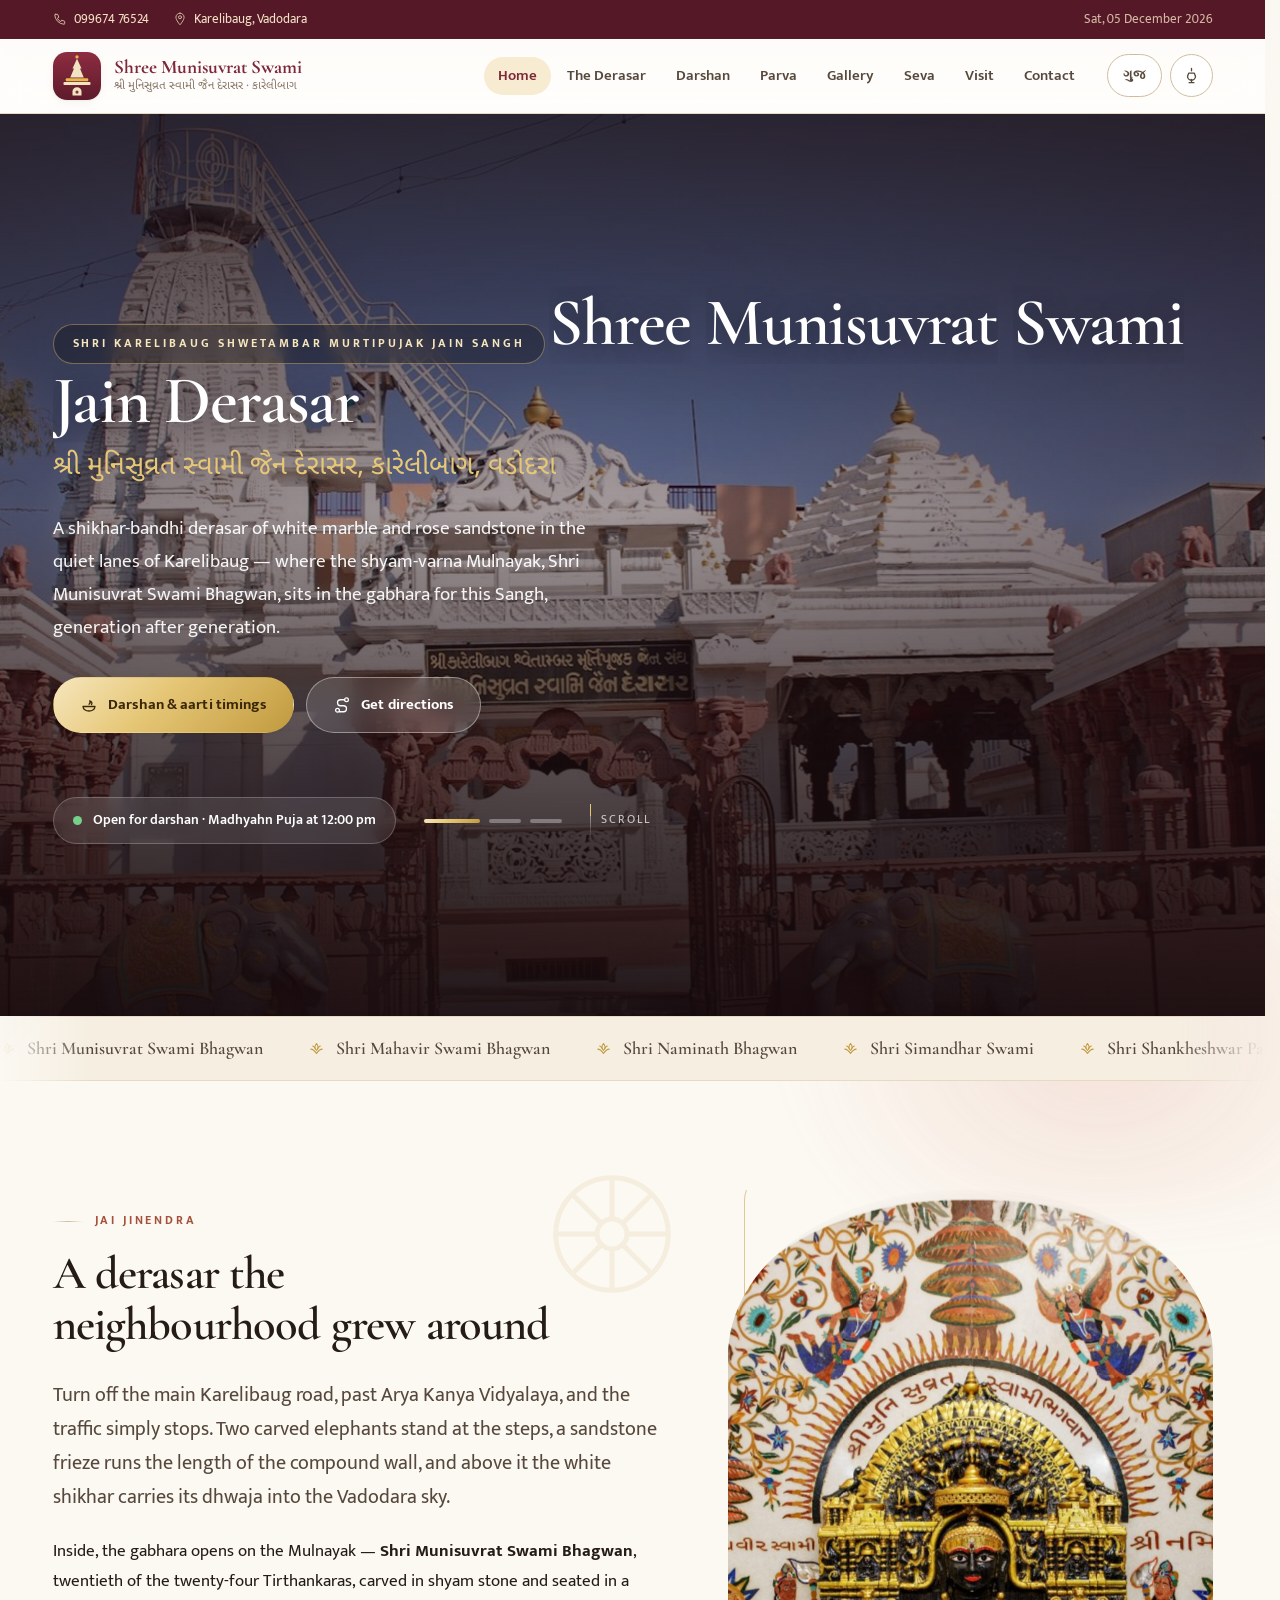
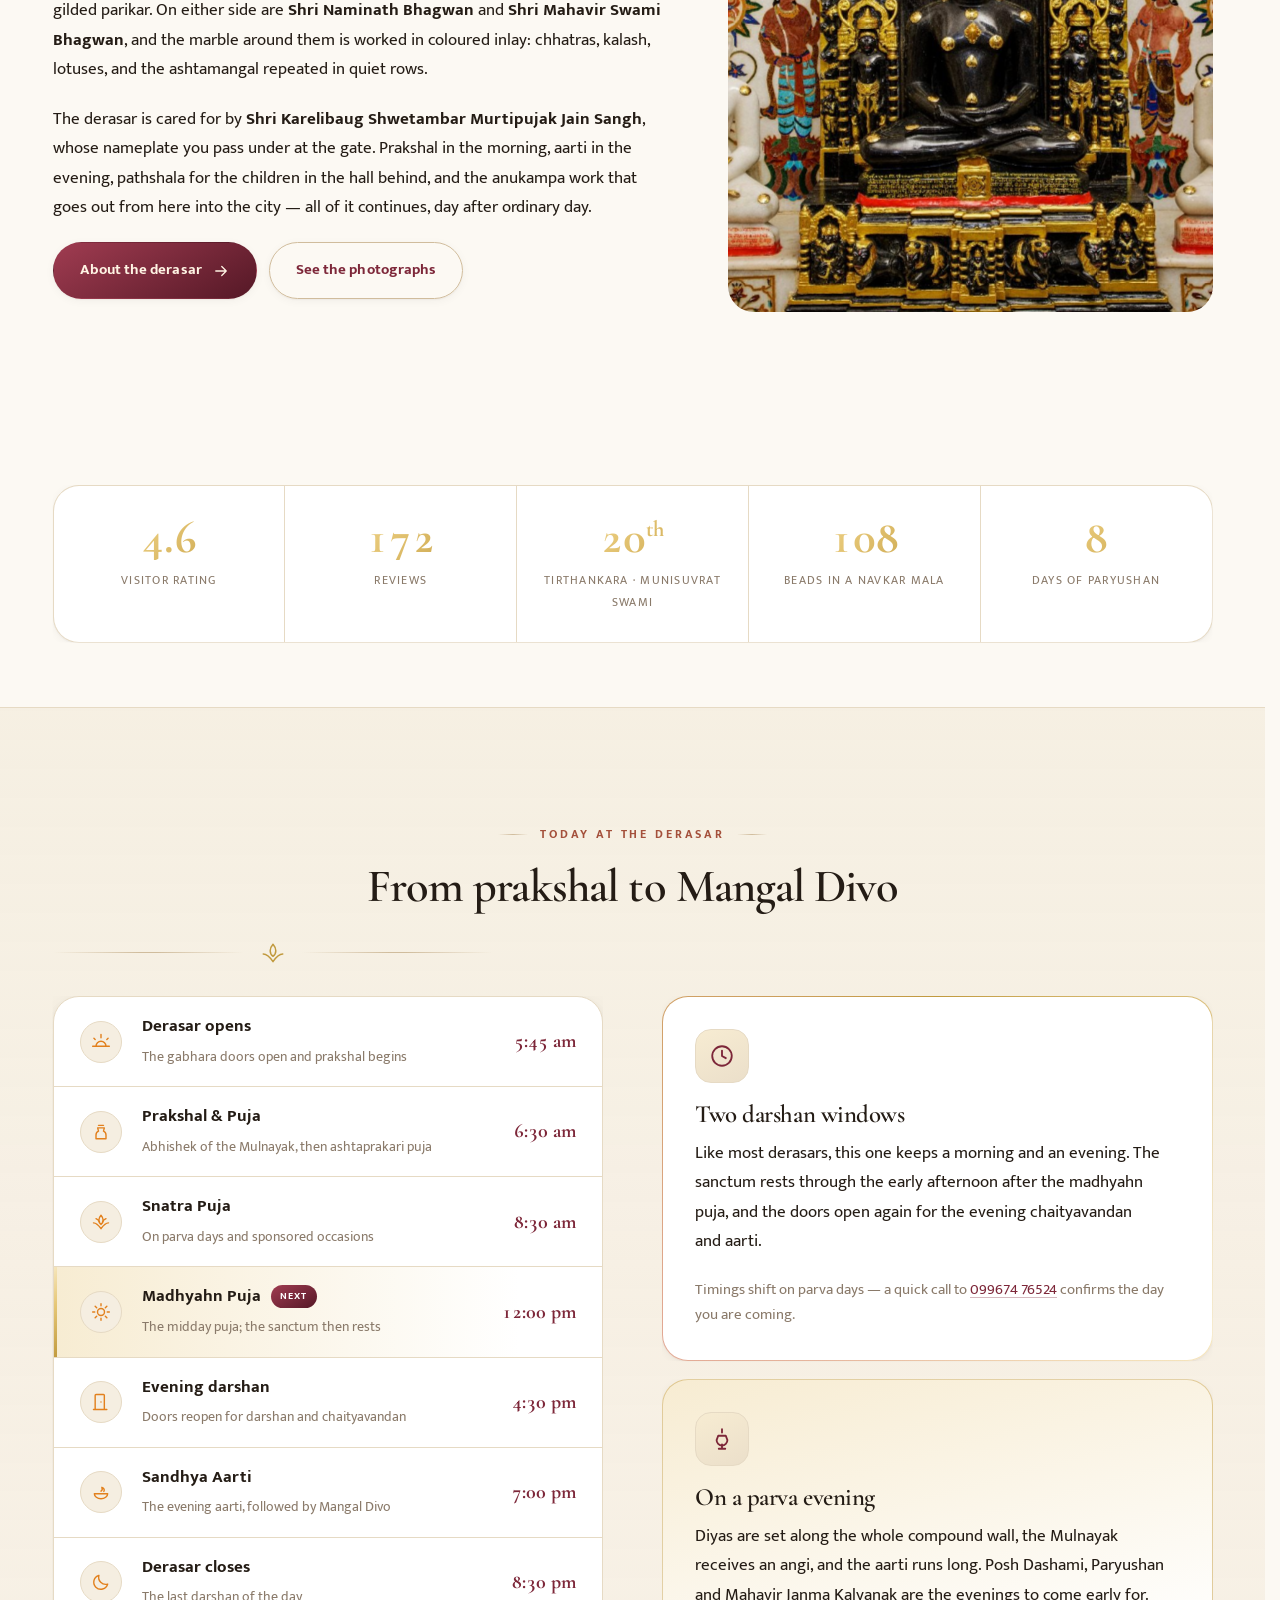
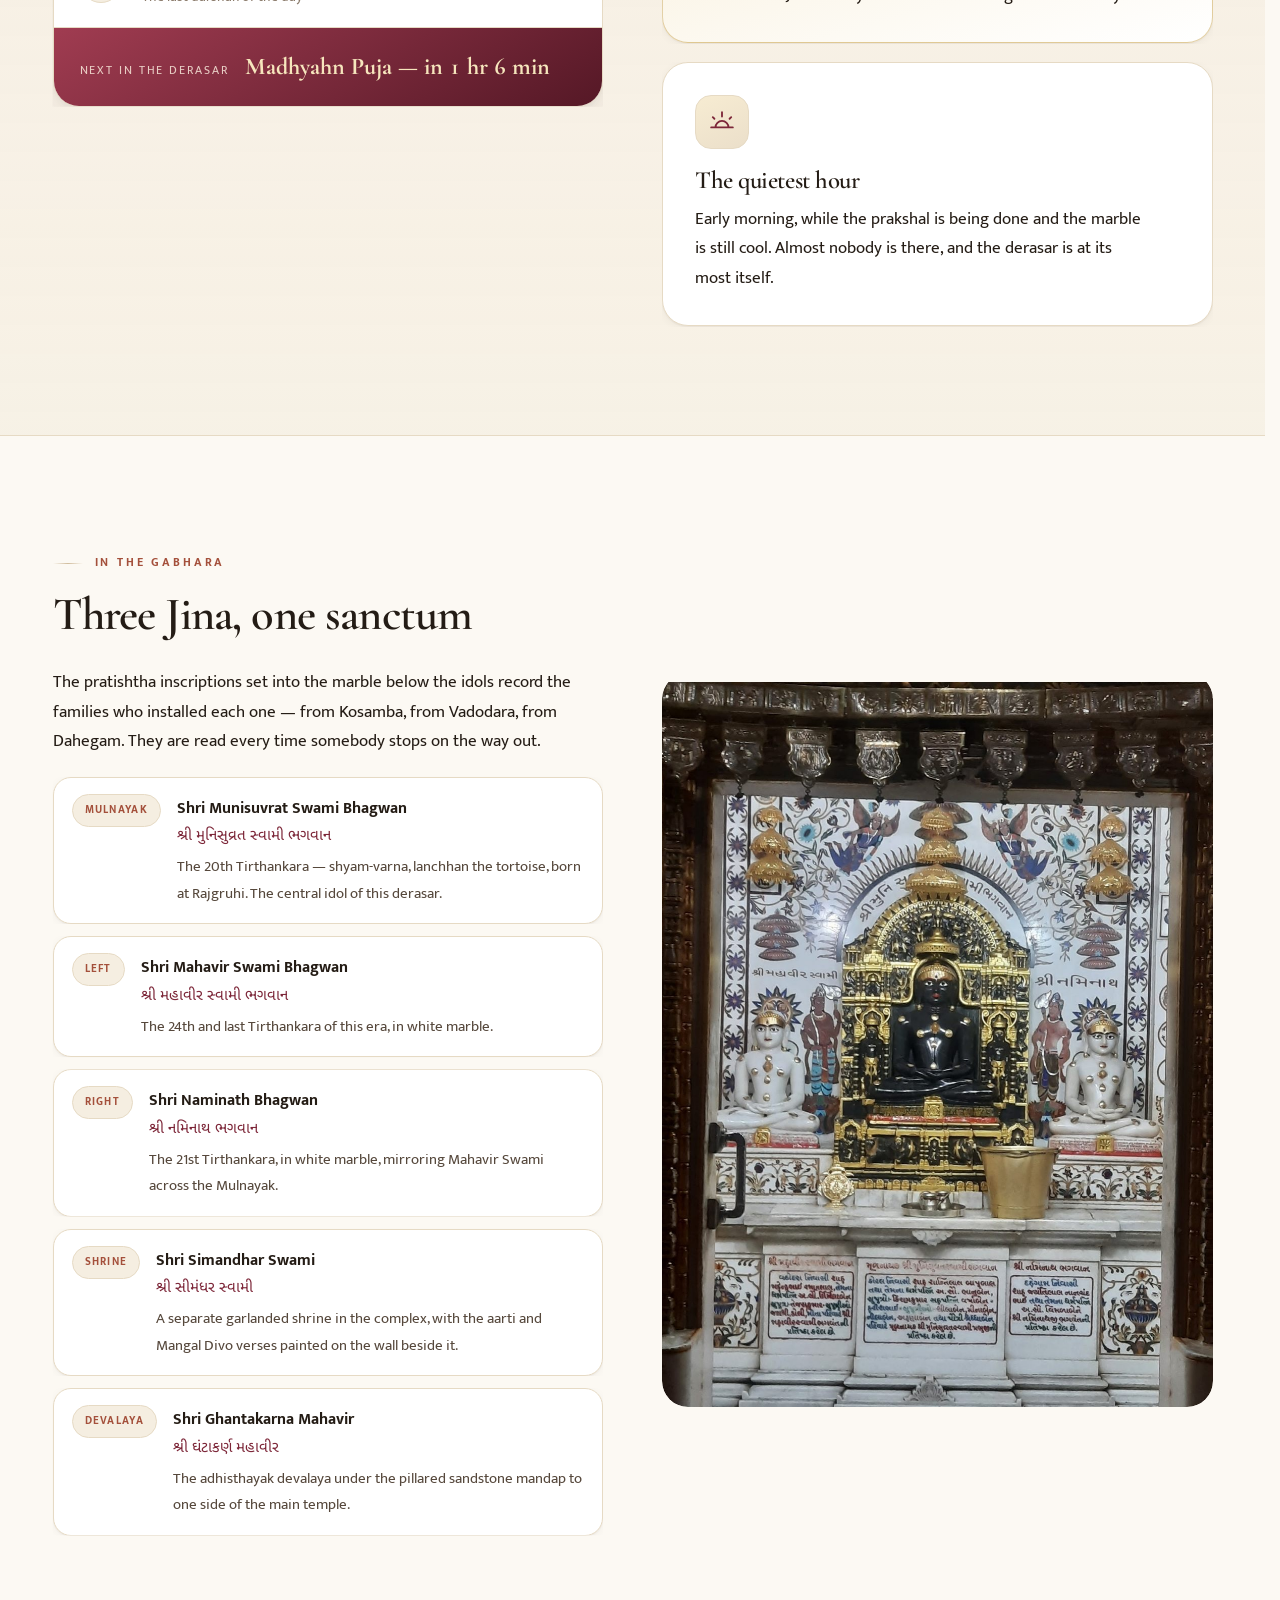
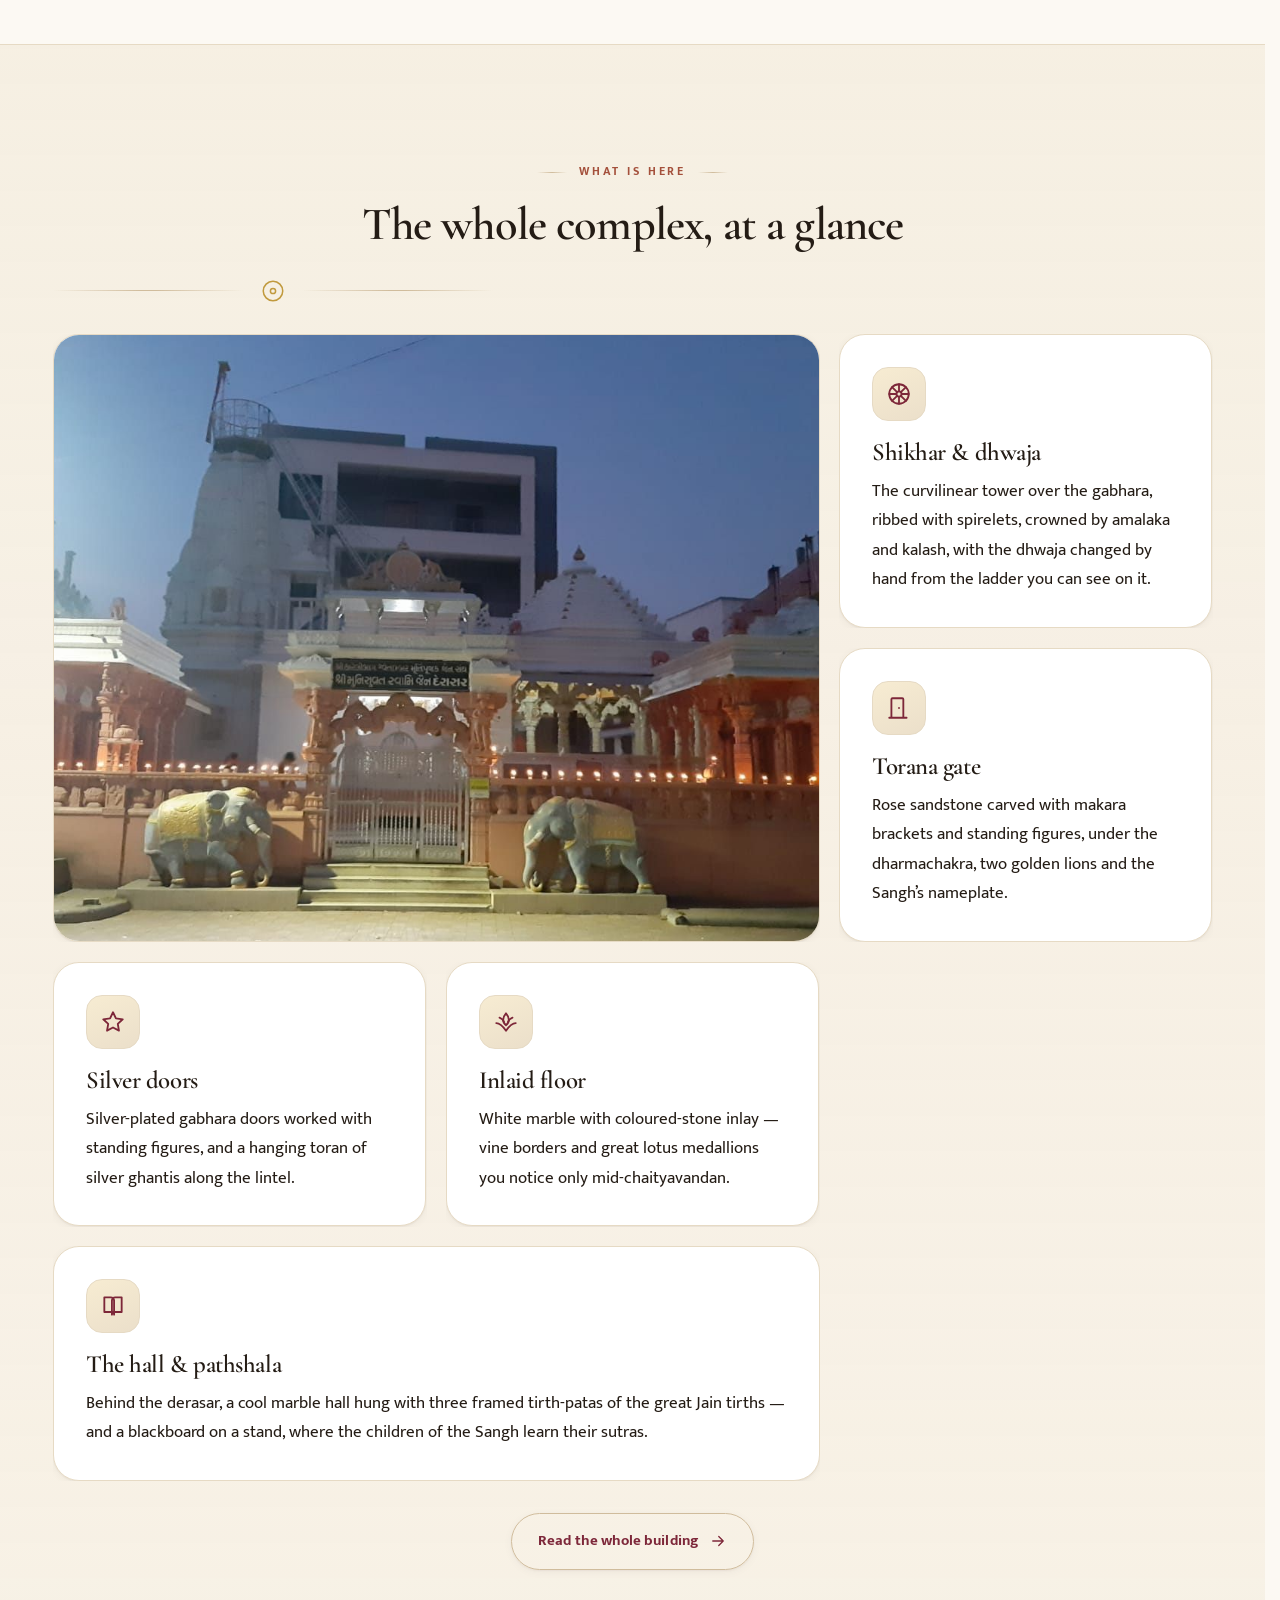
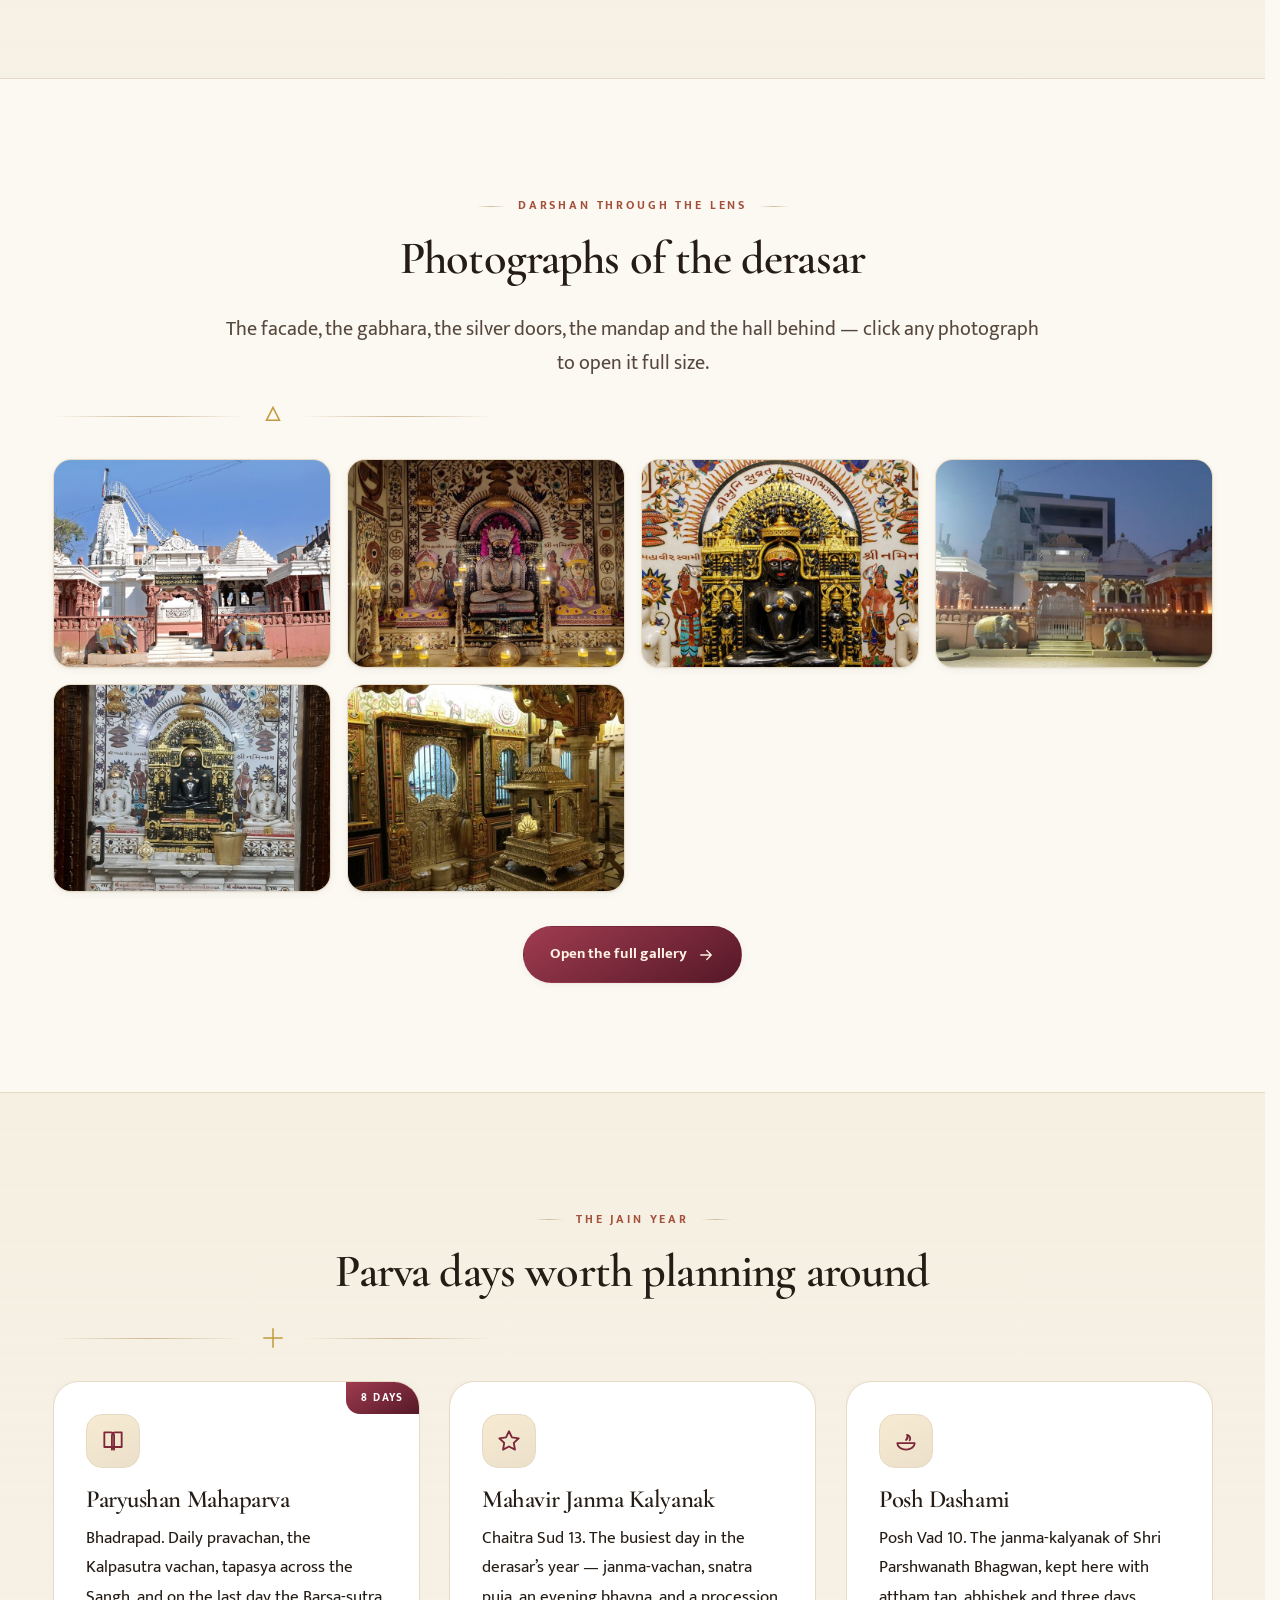
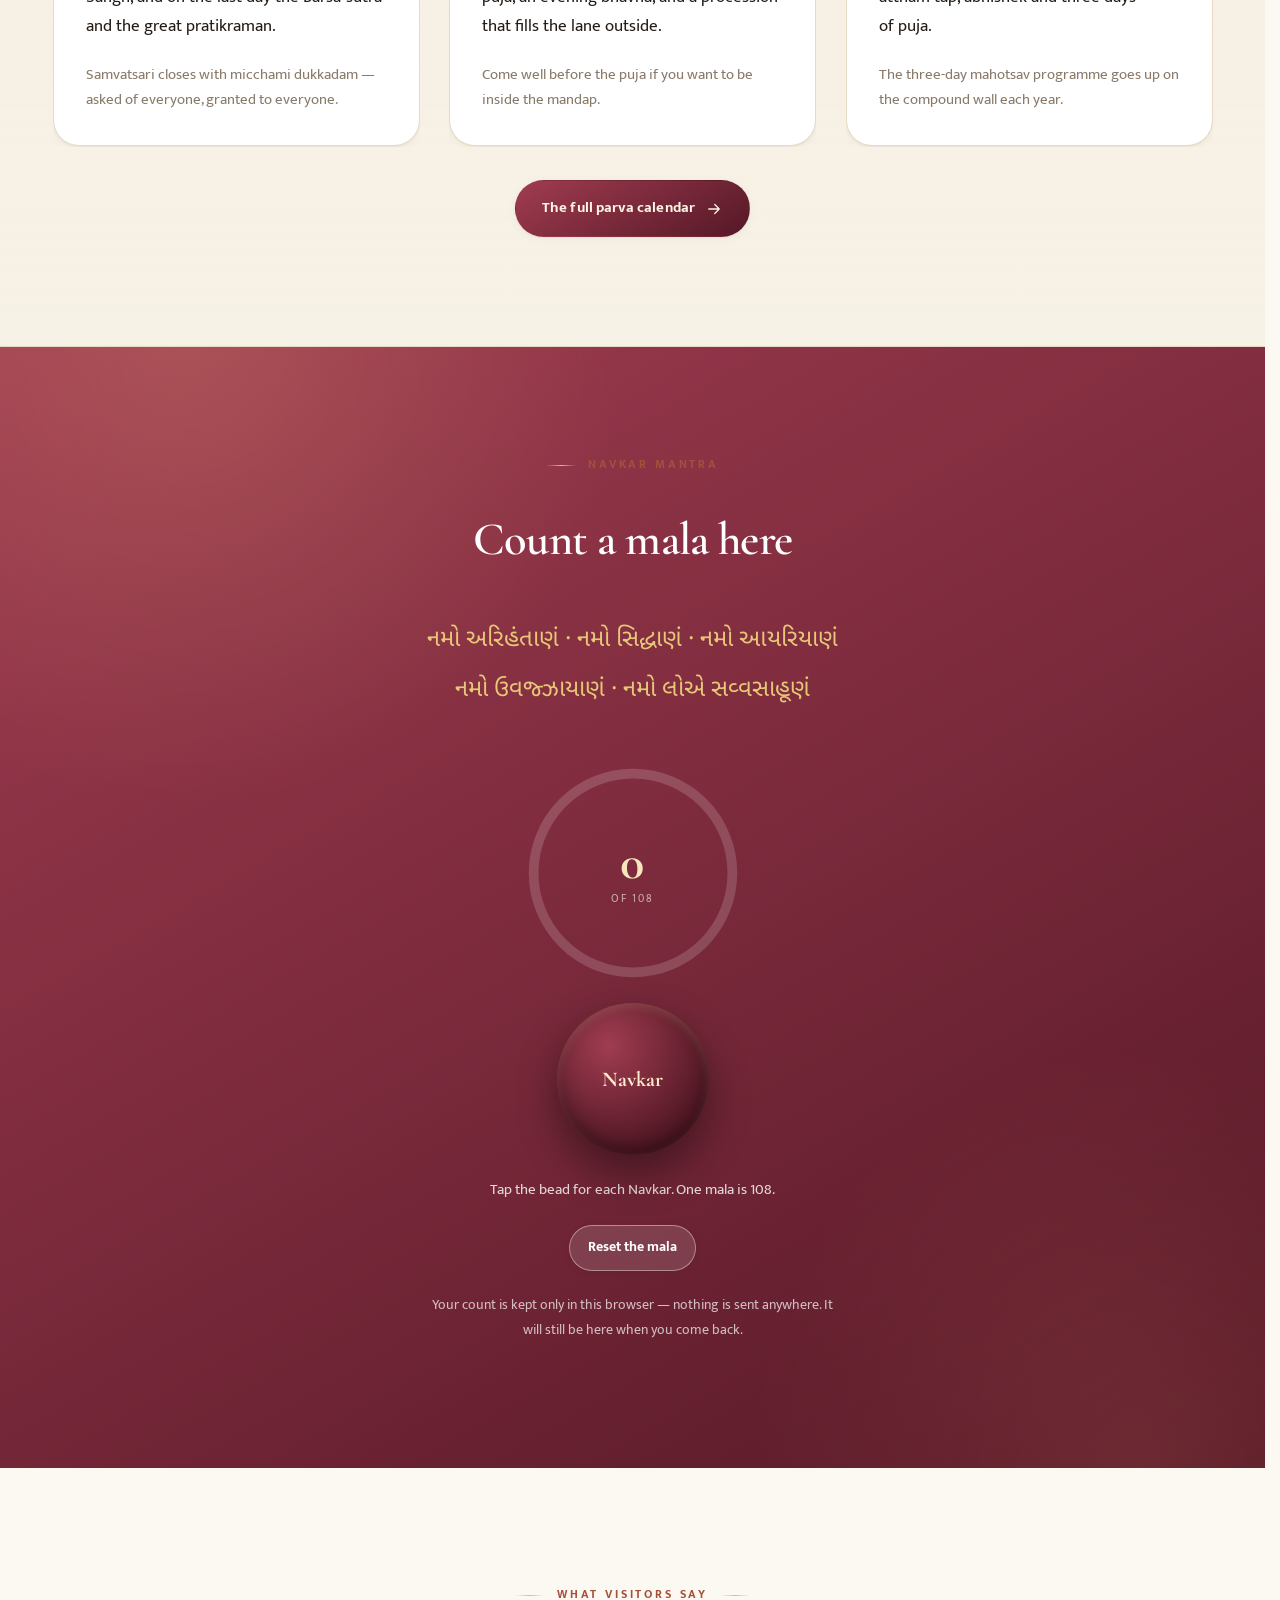
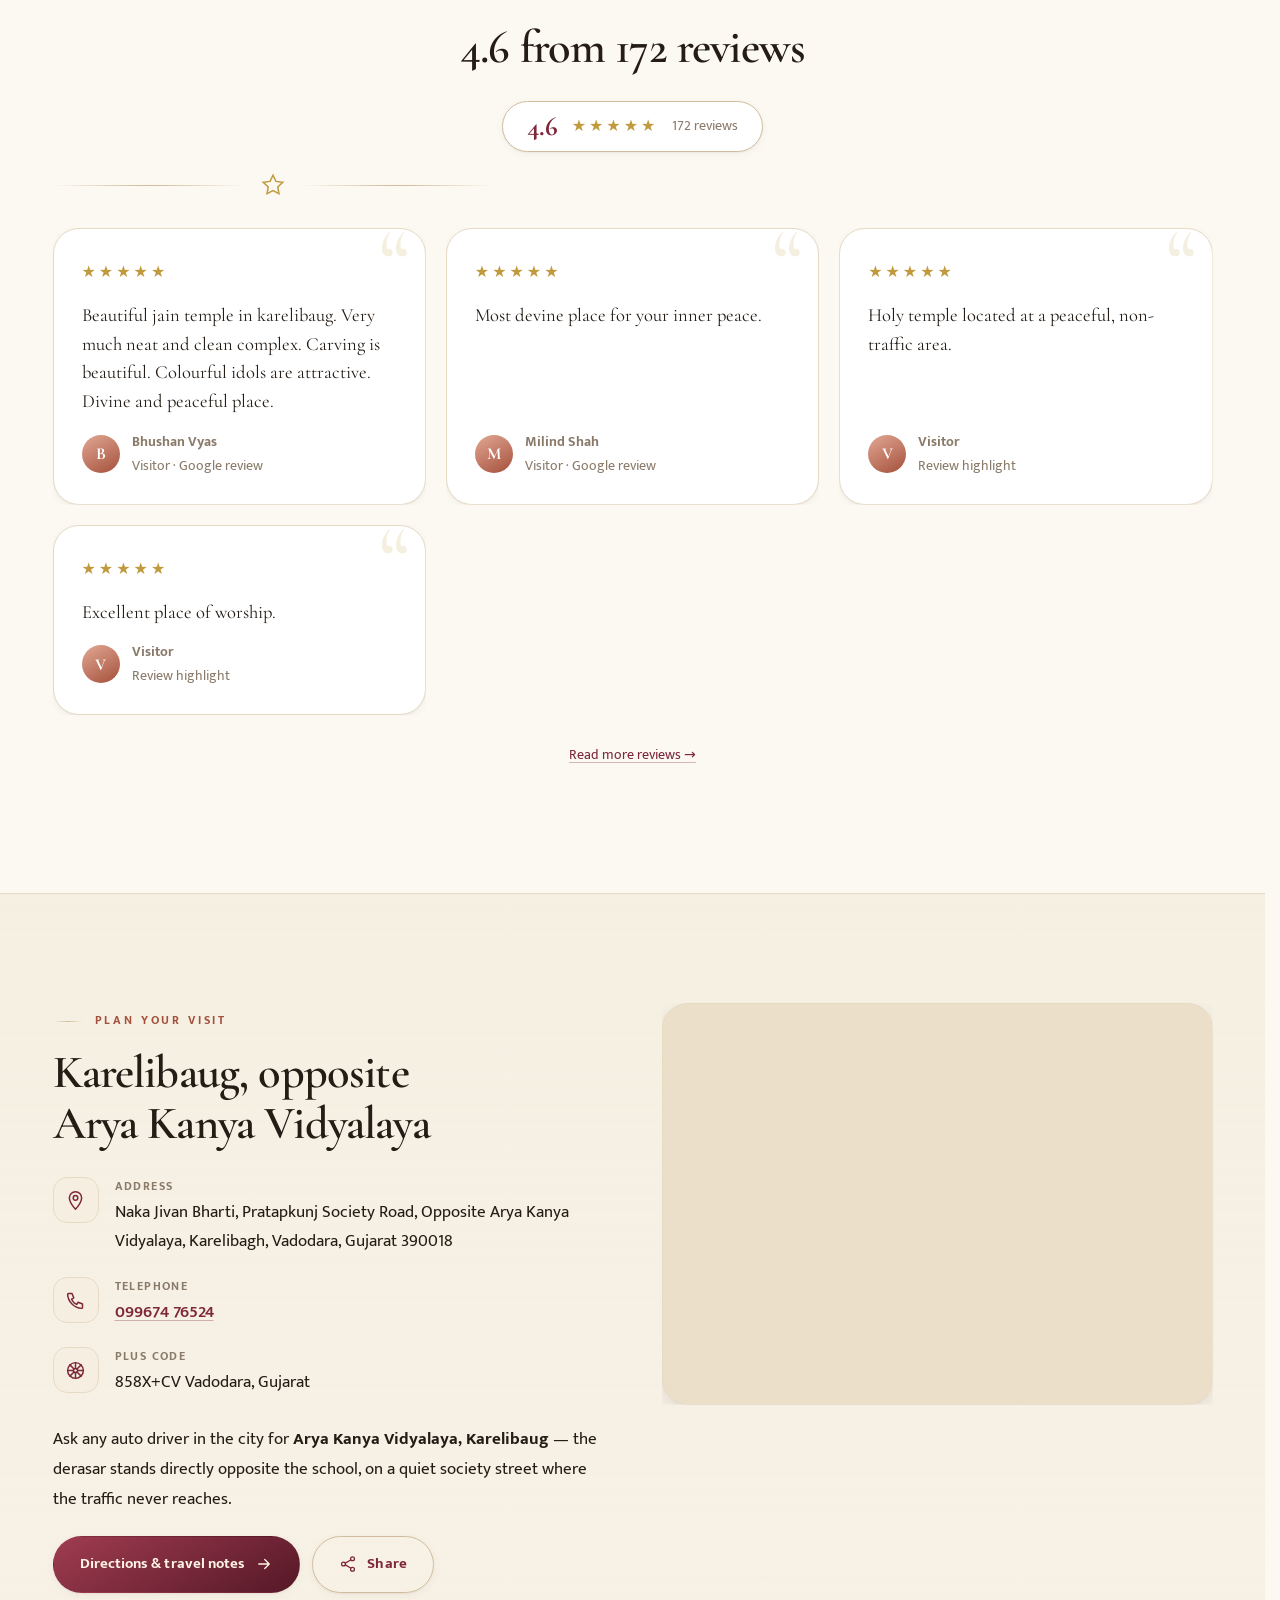
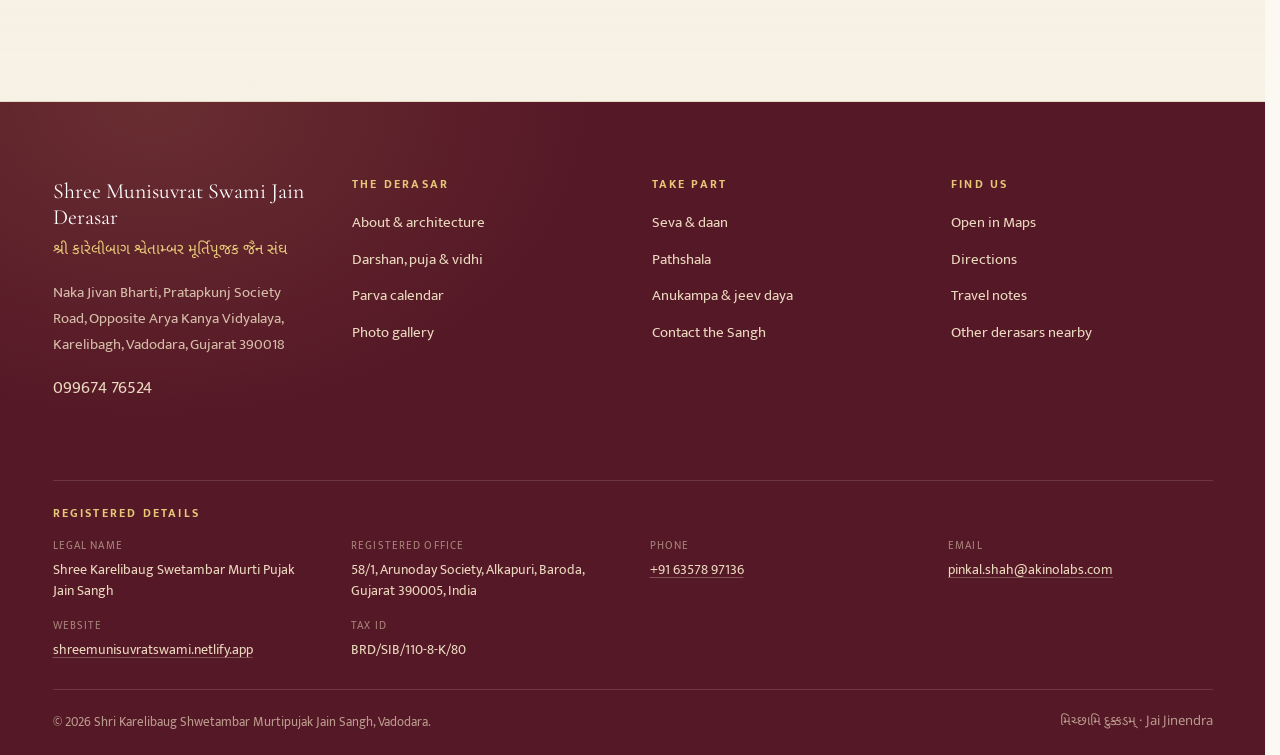
<file: index.html>
<!DOCTYPE html>
<html lang="en" data-lang="en" data-mode="day">
<head>
<meta charset="utf-8">
<meta name="viewport" content="width=device-width, initial-scale=1">
<title>Shree Munisuvrat Swami Jain Derasar — Karelibaug, Vadodara</title>
<meta name="description" content="Shree Munisuvrat Swami Jain Derasar, Karelibaug, Vadodara — a shikhar-bandhi Shwetambar Murtipujak temple of Shri Karelibaug Jain Sangh. Darshan and aarti timings, photographs, the parva calendar, seva and directions.">
<meta name="theme-color" content="#7d2739">
<link rel="canonical" href="./index.html">
<link rel="icon" href="assets/img/favicon.svg" type="image/svg+xml">
<meta property="og:type" content="website">
<meta property="og:title" content="Shree Munisuvrat Swami Jain Derasar — Karelibaug, Vadodara">
<meta property="og:description" content="A shikhar-bandhi Shwetambar Murtipujak derasar in Karelibaug, Vadodara. Mulnayak Shri Munisuvrat Swami Bhagwan.">
<meta property="og:image" content="assets/img/og-image.jpg">
<link rel="preconnect" href="https://fonts.googleapis.com">
<link rel="preconnect" href="https://fonts.gstatic.com" crossorigin>
<link href="https://fonts.googleapis.com/css2?family=Cormorant+Garamond:wght@400;500;600;700&family=Mukta:wght@300;400;600;700&family=Noto+Sans+Gujarati:wght@400;600;700&display=swap" rel="stylesheet">
<link rel="stylesheet" href="assets/css/style.css">
<script type="application/ld+json">
{
  "@context": "https://schema.org",
  "@type": "PlaceOfWorship",
  "name": "Shree Munisuvrat Swami Jain Derasar",
  "alternateName": "શ્રી મુનિસુવ્રત સ્વામી જૈન દેરાસર",
  "description": "Shwetambar Murtipujak Jain derasar of Shri Karelibaug Jain Sangh, Vadodara. Mulnayak Shri Munisuvrat Swami Bhagwan.",
  "image": "assets/img/og-image.jpg",
  "telephone": "+91-99674-76524",
  "address": {
    "@type": "PostalAddress",
    "streetAddress": "Naka Jivan Bharti, Pratapkunj Society Road, Opposite Arya Kanya Vidyalaya, Karelibagh",
    "addressLocality": "Vadodara",
    "addressRegion": "Gujarat",
    "postalCode": "390018",
    "addressCountry": "IN"
  },
  "geo": { "@type": "GeoCoordinates", "latitude": 22.3160642, "longitude": 73.1997035 },
  "aggregateRating": { "@type": "AggregateRating", "ratingValue": "4.6", "reviewCount": "172" },
  "hasMap": "https://maps.app.goo.gl/kbTzvgjWpJrhCLjv8"
}
</script>
</head>
<body>
<a class="skip" href="#main">Skip to content</a>

<div class="topbar">
  <div class="wrap">
    <a href="tel:+919967476524"><i data-icon="phone"></i> 099674 76524</a>
    <a href="https://maps.app.goo.gl/kbTzvgjWpJrhCLjv8" target="_blank" rel="noopener"><i data-icon="pin"></i> Karelibaug, Vadodara</a>
    <span class="spacer"></span>
    <span class="topbar__date" data-today></span>
  </div>
</div>

<header class="site-head">
  <div class="wrap">
    <a class="brand" href="index.html">
      <img class="brand__mark" src="assets/img/favicon.svg" alt="" width="48" height="48">
      <span class="brand__txt">
        <span class="brand__name">Shree Munisuvrat Swami</span>
        <span class="brand__sub">શ્રી મુનિસુવ્રત સ્વામી જૈન દેરાસર · કારેલીબાગ</span>
      </span>
    </a>
    <nav class="nav" id="nav" aria-label="Main">
      <ul>
        <li><a href="index.html" aria-current="page"><span data-en>Home</span><span data-gu class="gu">મુખ્ય પૃષ્ઠ</span></a></li>
        <li><a href="about.html"><span data-en>The Derasar</span><span data-gu class="gu">દેરાસર</span></a></li>
        <li><a href="darshan.html"><span data-en>Darshan</span><span data-gu class="gu">દર્શન</span></a></li>
        <li><a href="events.html"><span data-en>Parva</span><span data-gu class="gu">પર્વ</span></a></li>
        <li><a href="gallery.html"><span data-en>Gallery</span><span data-gu class="gu">તસવીરો</span></a></li>
        <li><a href="seva.html"><span data-en>Seva</span><span data-gu class="gu">સેવા</span></a></li>
        <li><a href="visit.html"><span data-en>Visit</span><span data-gu class="gu">પધારો</span></a></li>
        <li><a href="contact.html"><span data-en>Contact</span><span data-gu class="gu">સંપર્ક</span></a></li>
      </ul>
    </nav>
    <div class="head-tools">
      <button class="icon-btn lang-btn" type="button">ગુજ</button>
      <button class="icon-btn mode-btn" type="button"></button>
      <button class="icon-btn nav-toggle" type="button" aria-expanded="false" aria-controls="nav" aria-label="Open menu"><i data-icon="menu"></i></button>
    </div>
  </div>
</header>
<div class="nav-scrim"></div>

<main id="main">

  <!-- ===================== HERO ===================== -->
  <section class="hero">
    <div class="hero__media">
      <img class="is-active" src="assets/img/hero-facade.jpg" alt="The white marble and rose sandstone facade of Shree Munisuvrat Swami Jain Derasar" width="2000" height="1000" fetchpriority="high">
      <img src="assets/img/hero-sanctum.jpg" alt="Mulnayak Shri Munisuvrat Swami Bhagwan surrounded by ghee lamps" width="2000" height="1000" loading="lazy">
      <img src="assets/img/hero-dusk.jpg" alt="The derasar at dusk with rows of diyas along the compound wall" width="2000" height="1000" loading="lazy">
    </div>
    <div class="wrap hero__inner">
      <span class="hero__eyebrow">Shri Karelibaug Shwetambar Murtipujak Jain Sangh</span>
      <h1 class="kinetic">Shree Munisuvrat Swami<br>Jain Derasar</h1>
      <p class="hero__guj gu" data-en>શ્રી મુનિસુવ્રત સ્વામી જૈન દેરાસર, કારેલીબાગ, વડોદરા</p>
      <p class="hero__guj" data-gu>Karelibaug, Vadodara · Gujarat 390018</p>
      <p class="hero__lede">A shikhar-bandhi derasar of white marble and rose sandstone in the quiet lanes of Karelibaug — where the shyam-varna Mulnayak, Shri Munisuvrat Swami Bhagwan, sits in the gabhara for this Sangh, generation after generation.</p>
      <div class="btn-row">
        <a class="btn btn--gold" href="darshan.html"><i data-icon="diya"></i> Darshan &amp; aarti timings</a>
        <a class="btn btn--glass" href="https://www.google.com/maps/dir/?api=1&amp;destination=22.3160642%2C73.1997035" target="_blank" rel="noopener"><i data-icon="route"></i> Get directions</a>
      </div>
      <div class="hero__foot">
        <div class="status" data-status-pill data-state="open"><span class="status__dot"></span><span>Loading today’s schedule…</span></div>
        <div class="hero__dots" role="tablist" aria-label="Change photograph"></div>
        <a class="scroll-cue" href="#welcome"><span class="line"></span> Scroll</a>
      </div>
    </div>
  </section>

  <div class="marquee" data-marquee="ticker" aria-hidden="true" style="--speed:52s"></div>

  <!-- ===================== WELCOME ===================== -->
  <section class="section" id="welcome">
    <div class="wrap split split--wide-l">
      <div class="watermark">
        <svg class="wm" viewBox="0 0 24 24" fill="none" stroke="currentColor" stroke-width=".8" aria-hidden="true"><circle cx="12" cy="12" r="9"/><circle cx="12" cy="12" r="2.4"/><path d="M12 3v6.6M12 14.4V21M3 12h6.6M14.4 12H21M5.6 5.6l4.7 4.7M13.7 13.7l4.7 4.7M18.4 5.6l-4.7 4.7M10.3 13.7l-4.7 4.7"/></svg>
        <span class="eyebrow">Jai Jinendra</span>
        <h2>A derasar the neighbourhood grew around</h2>
        <p class="lede">Turn off the main Karelibaug road, past Arya Kanya Vidyalaya, and the traffic simply stops. Two carved elephants stand at the steps, a sandstone frieze runs the length of the compound wall, and above it the white shikhar carries its dhwaja into the Vadodara sky.</p>
        <p>Inside, the gabhara opens on the Mulnayak — <strong>Shri Munisuvrat Swami Bhagwan</strong>, twentieth of the twenty-four Tirthankaras, carved in shyam stone and seated in a gilded parikar. On either side are <strong>Shri Naminath Bhagwan</strong> and <strong>Shri Mahavir Swami Bhagwan</strong>, and the marble around them is worked in coloured inlay: chhatras, kalash, lotuses, and the ashtamangal repeated in quiet rows.</p>
        <p>The derasar is cared for by <strong>Shri Karelibaug Shwetambar Murtipujak Jain Sangh</strong>, whose nameplate you pass under at the gate. Prakshal in the morning, aarti in the evening, pathshala for the children in the hall behind, and the anukampa work that goes out from here into the city — all of it continues, day after ordinary day.</p>
        <div class="btn-row">
          <a class="btn" href="about.html">About the derasar <i data-icon="arrow"></i></a>
          <a class="btn btn--ghost" href="gallery.html">See the photographs</a>
        </div>
      </div>
      <div class="framed framed--arch" data-reveal="right">
        <div class="parallax" style="border-radius:48% 48% 26px 26px / 23% 23% 26px 26px">
          <img src="assets/img/mulnayak-closeup.jpg" alt="Mulnayak Shri Munisuvrat Swami Bhagwan in black stone, seated in a golden parikar against inlaid marble" width="859" height="1280" loading="lazy">
        </div>
      </div>
    </div>
  </section>

  <!-- ===================== STATS ===================== -->
  <section class="section section--sm">
    <div class="wrap">
      <div class="stats" data-reveal>
        <div class="stat"><div class="stat__n" data-count="4.6">4.6</div><div class="stat__l">Visitor rating</div></div>
        <div class="stat"><div class="stat__n" data-count="172">172</div><div class="stat__l">Reviews</div></div>
        <div class="stat"><div class="stat__n">20<sup style="font-size:.48em">th</sup></div><div class="stat__l">Tirthankara · Munisuvrat Swami</div></div>
        <div class="stat"><div class="stat__n" data-count="108">108</div><div class="stat__l">Beads in a Navkar mala</div></div>
        <div class="stat"><div class="stat__n" data-count="8">8</div><div class="stat__l">Days of Paryushan</div></div>
      </div>
    </div>
  </section>

  <!-- ===================== TODAY ===================== -->
  <section class="section section--tint">
    <div class="wrap">
      <div class="center">
        <span class="eyebrow">Today at the derasar</span>
        <h2>From prakshal to Mangal Divo</h2>
        <div class="divider"><svg viewBox="0 0 24 24" fill="none" stroke="currentColor" stroke-width="1.4" stroke-linecap="round" stroke-linejoin="round"><path d="M12 4c1.8 2 2.6 4 2.6 6C14.6 12 13.5 14 12 15c-1.5-1-2.6-3-2.6-5 0-2 .8-4 2.6-6z"/><path d="M3 13c3.3 0 6 2.7 9 7 3-4.3 5.7-7 9-7"/></svg></div>
      </div>
      <div class="split split--top">
        <div class="timings" data-timings data-reveal="left"></div>
        <div class="grid" style="gap:18px">
          <article class="card card--feature" data-reveal="right">
            <span class="card__ico"><i data-icon="clock"></i></span>
            <h3>Two darshan windows</h3>
            <p>Like most derasars, this one keeps a morning and an evening. The sanctum rests through the early afternoon after the madhyahn puja, and the doors open again for the evening chaityavandan and aarti.</p>
            <p class="card__note mb-0">Timings shift on parva days — a quick call to <a href="tel:+919967476524">099674 76524</a> confirms the day you are coming.</p>
          </article>
          <article class="card card--tint card--lift" data-reveal="right" style="--d:110ms">
            <span class="card__ico"><i data-icon="lamp"></i></span>
            <h3>On a parva evening</h3>
            <p class="mb-0">Diyas are set along the whole compound wall, the Mulnayak receives an angi, and the aarti runs long. Posh Dashami, Paryushan and Mahavir Janma Kalyanak are the evenings to come early for.</p>
          </article>
          <article class="card card--lift" data-reveal="right" style="--d:200ms">
            <span class="card__ico"><i data-icon="sunrise"></i></span>
            <h3>The quietest hour</h3>
            <p class="mb-0">Early morning, while the prakshal is being done and the marble is still cool. Almost nobody is there, and the derasar is at its most itself.</p>
          </article>
        </div>
      </div>
    </div>
  </section>

  <!-- ===================== THE BHAGWAN ===================== -->
  <section class="section">
    <div class="wrap split split--flip">
      <div class="reveal-img" data-reveal="left">
        <div class="parallax">
          <img src="assets/img/gabhara-doorway.jpg" alt="The gabhara doorway showing the Mulnayak flanked by two white marble Tirthankara idols" width="1200" height="1600" loading="lazy">
        </div>
      </div>
      <div>
        <span class="eyebrow">In the gabhara</span>
        <h2>Three Jina, one sanctum</h2>
        <p>The pratishtha inscriptions set into the marble below the idols record the families who installed each one — from Kosamba, from Vadodara, from Dahegam. They are read every time somebody stops on the way out.</p>
        <ul class="deity-list">
          <li data-reveal="right"><span class="pos">Mulnayak</span><span><strong>Shri Munisuvrat Swami Bhagwan</strong><span class="gu">શ્રી મુનિસુવ્રત સ્વામી ભગવાન</span><p>The 20th Tirthankara — shyam-varna, lanchhan the tortoise, born at Rajgruhi. The central idol of this derasar.</p></span></li>
          <li data-reveal="right" style="--d:80ms"><span class="pos">Left</span><span><strong>Shri Mahavir Swami Bhagwan</strong><span class="gu">શ્રી મહાવીર સ્વામી ભગવાન</span><p>The 24th and last Tirthankara of this era, in white marble.</p></span></li>
          <li data-reveal="right" style="--d:160ms"><span class="pos">Right</span><span><strong>Shri Naminath Bhagwan</strong><span class="gu">શ્રી નમિનાથ ભગવાન</span><p>The 21st Tirthankara, in white marble, mirroring Mahavir Swami across the Mulnayak.</p></span></li>
          <li data-reveal="right" style="--d:240ms"><span class="pos">Shrine</span><span><strong>Shri Simandhar Swami</strong><span class="gu">શ્રી સીમંધર સ્વામી</span><p>A separate garlanded shrine in the complex, with the aarti and Mangal Divo verses painted on the wall beside it.</p></span></li>
          <li data-reveal="right" style="--d:320ms"><span class="pos">Devalaya</span><span><strong>Shri Ghantakarna Mahavir</strong><span class="gu">શ્રી ઘંટાકર્ણ મહાવીર</span><p>The adhisthayak devalaya under the pillared sandstone mandap to one side of the main temple.</p></span></li>
        </ul>
      </div>
    </div>
  </section>

  <!-- ===================== BENTO ===================== -->
  <section class="section section--tint">
    <div class="wrap">
      <div class="center">
        <span class="eyebrow">What is here</span>
        <h2>The whole complex, at a glance</h2>
        <div class="divider"><svg viewBox="0 0 24 24" fill="none" stroke="currentColor" stroke-width="1.4"><circle cx="12" cy="12" r="9"/><circle cx="12" cy="12" r="2.4"/></svg></div>
      </div>
      <div class="bento">
        <article class="card b-wide b-tall card--lift" data-reveal style="padding:0;overflow:hidden">
          <img src="assets/img/facade-dusk.jpg" alt="The derasar at dusk with lit diyas along the compound wall" width="1280" height="802" loading="lazy" style="width:100%;height:100%;object-fit:cover;min-height:260px">
        </article>
        <article class="card card--lift card--tilt" data-reveal style="--d:80ms">
          <span class="card__ico"><i data-icon="dharma"></i></span>
          <h3>Shikhar &amp; dhwaja</h3>
          <p class="mb-0">The curvilinear tower over the gabhara, ribbed with spirelets, crowned by amalaka and kalash, with the dhwaja changed by hand from the ladder you can see on it.</p>
        </article>
        <article class="card card--lift card--tilt" data-reveal style="--d:160ms">
          <span class="card__ico"><i data-icon="door"></i></span>
          <h3>Torana gate</h3>
          <p class="mb-0">Rose sandstone carved with makara brackets and standing figures, under the dharmachakra, two golden lions and the Sangh’s nameplate.</p>
        </article>
        <article class="card card--lift card--tilt" data-reveal style="--d:240ms">
          <span class="card__ico"><i data-icon="star"></i></span>
          <h3>Silver doors</h3>
          <p class="mb-0">Silver-plated gabhara doors worked with standing figures, and a hanging toran of silver ghantis along the lintel.</p>
        </article>
        <article class="card card--lift card--tilt" data-reveal style="--d:320ms">
          <span class="card__ico"><i data-icon="lotus"></i></span>
          <h3>Inlaid floor</h3>
          <p class="mb-0">White marble with coloured-stone inlay — vine borders and great lotus medallions you notice only mid-chaityavandan.</p>
        </article>
        <article class="card card--lift card--tilt b-wide" data-reveal style="--d:400ms">
          <span class="card__ico"><i data-icon="book"></i></span>
          <h3>The hall &amp; pathshala</h3>
          <p class="mb-0">Behind the derasar, a cool marble hall hung with three framed tirth-patas of the great Jain tirths — and a blackboard on a stand, where the children of the Sangh learn their sutras.</p>
        </article>
      </div>
      <div class="center" style="margin-top:32px">
        <a class="btn btn--ghost" href="about.html">Read the whole building <i data-icon="arrow"></i></a>
      </div>
    </div>
  </section>

  <!-- ===================== GALLERY PREVIEW ===================== -->
  <section class="section">
    <div class="wrap">
      <div class="center">
        <span class="eyebrow">Darshan through the lens</span>
        <h2>Photographs of the derasar</h2>
        <p class="lede narrow">The facade, the gabhara, the silver doors, the mandap and the hall behind — click any photograph to open it full size.</p>
        <div class="divider"><svg viewBox="0 0 24 24" fill="none" stroke="currentColor" stroke-width="1.4"><path d="M12 4 6 16h12L12 4z"/></svg></div>
      </div>
      <div class="gallery" data-gallery data-limit="6"></div>
      <div class="center" style="margin-top:34px">
        <a class="btn" href="gallery.html">Open the full gallery <i data-icon="arrow"></i></a>
      </div>
    </div>
  </section>

  <!-- ===================== PARVA ===================== -->
  <section class="section section--tint">
    <div class="wrap">
      <div class="center">
        <span class="eyebrow">The Jain year</span>
        <h2>Parva days worth planning around</h2>
        <div class="divider"><svg viewBox="0 0 24 24" fill="none" stroke="currentColor" stroke-width="1.4"><path d="M12 3v18M3 12h18"/></svg></div>
      </div>
      <div class="grid g-3">
        <article class="card card--lift card--tilt" data-reveal><span class="card__tag">8 days</span>
          <span class="card__ico"><i data-icon="book"></i></span>
          <h3>Paryushan Mahaparva</h3>
          <p>Bhadrapad. Daily pravachan, the Kalpasutra vachan, tapasya across the Sangh, and on the last day the Barsa-sutra and the great pratikraman.</p>
          <p class="card__note mb-0">Samvatsari closes with micchami dukkadam — asked of everyone, granted to everyone.</p>
        </article>
        <article class="card card--lift card--tilt" data-reveal style="--d:100ms">
          <span class="card__ico"><i data-icon="star"></i></span>
          <h3>Mahavir Janma Kalyanak</h3>
          <p>Chaitra Sud 13. The busiest day in the derasar’s year — janma-vachan, snatra puja, an evening bhavna, and a procession that fills the lane outside.</p>
          <p class="card__note mb-0">Come well before the puja if you want to be inside the mandap.</p>
        </article>
        <article class="card card--lift card--tilt" data-reveal style="--d:200ms">
          <span class="card__ico"><i data-icon="diya"></i></span>
          <h3>Posh Dashami</h3>
          <p>Posh Vad 10. The janma-kalyanak of Shri Parshwanath Bhagwan, kept here with attham tap, abhishek and three days of puja.</p>
          <p class="card__note mb-0">The three-day mahotsav programme goes up on the compound wall each year.</p>
        </article>
      </div>
      <div class="center" style="margin-top:34px">
        <a class="btn" href="events.html">The full parva calendar <i data-icon="arrow"></i></a>
      </div>
    </div>
  </section>

  <!-- ===================== JAPA ===================== -->
  <section class="section section--deep">
    <div class="wrap narrow japa">
      <span class="eyebrow">Navkar Mantra</span>
      <h2 class="mt-0">Count a mala here</h2>
      <p class="japa__mantra gu">નમો અરિહંતાણં · નમો સિદ્ધાણં · નમો આયરિયાણં<br>નમો ઉવજ્ઝાયાણં · નમો લોએ સવ્વસાહૂણં</p>
      <div class="japa" data-japa>
        <div class="japa__ring">
          <svg viewBox="0 0 200 200" aria-hidden="true">
            <defs><linearGradient id="japaGrad" x1="0" y1="0" x2="1" y2="1">
              <stop offset="0" stop-color="#f8ebc6"/><stop offset="1" stop-color="#c19a3e"/>
            </linearGradient></defs>
            <circle class="japa__track" cx="100" cy="100" r="92"/>
            <circle class="japa__prog"  cx="100" cy="100" r="92"/>
          </svg>
          <span class="japa__num"><b>0</b><small>of 108</small></span>
        </div>
        <button class="japa__tap" type="button">Navkar</button>
        <p class="japa__mala"></p>
        <button class="btn btn--glass btn--sm" type="button" data-japa-reset>Reset the mala</button>
      </div>
      <p style="color:rgba(255,255,255,.7);font-size:.9rem;max-width:52ch">Your count is kept only in this browser — nothing is sent anywhere. It will still be here when you come back.</p>
    </div>
  </section>

  <!-- ===================== REVIEWS ===================== -->
  <section class="section">
    <div class="wrap">
      <div class="center">
        <span class="eyebrow">What visitors say</span>
        <h2>4.6 from 172 reviews</h2>
        <p><span class="rating-badge"><b>4.6</b><span class="review__stars">★★★★★</span><span style="font-size:.87rem;color:var(--ink-faint)">172 reviews</span></span></p>
        <div class="divider"><svg viewBox="0 0 24 24" fill="none" stroke="currentColor" stroke-width="1.4"><path d="m12 3 2.7 5.7 6.3.8-4.6 4.3 1.1 6.2L12 17.1 6.5 20l1.1-6.2L3 9.5l6.3-.8L12 3z"/></svg></div>
      </div>
      <div class="reviews" data-reviews></div>
      <p class="center" style="margin-top:28px;font-size:.88rem;color:var(--ink-faint)">
        <a href="https://maps.app.goo.gl/kbTzvgjWpJrhCLjv8" target="_blank" rel="noopener">Read more reviews →</a>
      </p>
    </div>
  </section>

  <!-- ===================== VISIT ===================== -->
  <section class="section section--tint">
    <div class="wrap split split--top">
      <div>
        <span class="eyebrow">Plan your visit</span>
        <h2>Karelibaug, opposite Arya Kanya Vidyalaya</h2>
        <ul class="contact-list" style="margin-bottom:28px">
          <li><span class="ico"><i data-icon="pin"></i></span><span><b>Address</b>Naka Jivan Bharti, Pratapkunj Society Road, Opposite Arya Kanya Vidyalaya, Karelibagh, Vadodara, Gujarat 390018</span></li>
          <li><span class="ico"><i data-icon="phone"></i></span><span><b>Telephone</b><a href="tel:+919967476524">099674 76524</a></span></li>
          <li><span class="ico"><i data-icon="dharma"></i></span><span><b>Plus code</b>858X+CV Vadodara, Gujarat</span></li>
        </ul>
        <p>Ask any auto driver in the city for <strong>Arya Kanya Vidyalaya, Karelibaug</strong> — the derasar stands directly opposite the school, on a quiet society street where the traffic never reaches.</p>
        <div class="btn-row" style="margin-top:22px">
          <a class="btn" href="visit.html">Directions &amp; travel notes <i data-icon="arrow"></i></a>
          <button class="btn btn--ghost" type="button" data-share><i data-icon="share"></i> Share</button>
        </div>
      </div>
      <div class="map-frame" data-reveal="right">
        <iframe title="Map showing Shree Munisuvrat Swami Jain Derasar, Karelibaug, Vadodara"
                src="https://www.google.com/maps?q=22.3160642,73.1997035&hl=en&z=17&output=embed"
                loading="lazy" referrerpolicy="no-referrer-when-downgrade" allowfullscreen></iframe>
      </div>
    </div>
  </section>

</main>

<footer class="site-foot">
  <div class="wrap">
    <div class="foot-grid">
      <div>
        <div class="foot-brand">Shree Munisuvrat Swami Jain Derasar</div>
        <p class="foot-guj">શ્રી કારેલીબાગ શ્વેતામ્બર મૂર્તિપૂજક જૈન સંઘ</p>
        <p style="font-size:.92rem;opacity:.85">Naka Jivan Bharti, Pratapkunj Society Road, Opposite Arya Kanya Vidyalaya, Karelibagh, Vadodara, Gujarat 390018</p>
        <p class="mb-0"><a href="tel:+919967476524">099674 76524</a></p>
      </div>
      <div>
        <h4>The derasar</h4>
        <ul>
          <li><a href="about.html">About &amp; architecture</a></li>
          <li><a href="darshan.html">Darshan, puja &amp; vidhi</a></li>
          <li><a href="events.html">Parva calendar</a></li>
          <li><a href="gallery.html">Photo gallery</a></li>
        </ul>
      </div>
      <div>
        <h4>Take part</h4>
        <ul>
          <li><a href="seva.html">Seva &amp; daan</a></li>
          <li><a href="seva.html#pathshala">Pathshala</a></li>
          <li><a href="seva.html#anukampa">Anukampa &amp; jeev daya</a></li>
          <li><a href="contact.html">Contact the Sangh</a></li>
        </ul>
      </div>
      <div>
        <h4>Find us</h4>
        <ul>
          <li><a href="https://maps.app.goo.gl/kbTzvgjWpJrhCLjv8" target="_blank" rel="noopener">Open in Maps</a></li>
          <li><a href="https://www.google.com/maps/dir/?api=1&amp;destination=22.3160642%2C73.1997035" target="_blank" rel="noopener">Directions</a></li>
          <li><a href="visit.html">Travel notes</a></li>
          <li><a href="visit.html#nearby">Other derasars nearby</a></li>
        </ul>
      </div>
    </div>
    <div class="foot-legal">
      <h4>Registered details</h4>
      <dl class="legal-grid">
        <div>
          <dt>Legal name</dt>
          <dd>Shree Karelibaug Swetambar Murti Pujak Jain Sangh</dd>
        </div>
        <div>
          <dt>Registered office</dt>
          <dd>58/1, Arunoday Society, Alkapuri, Baroda, Gujarat 390005, India</dd>
        </div>
        <div>
          <dt>Phone</dt>
          <dd><a href="tel:+916357897136">+91 63578 97136</a></dd>
        </div>
        <div>
          <dt>Email</dt>
          <dd><a href="mailto:pinkal.shah@akinolabs.com">pinkal.shah@akinolabs.com</a></dd>
        </div>
        <div>
          <dt>Website</dt>
          <dd><a href="https://shreemunisuvratswami.netlify.app/">shreemunisuvratswami.netlify.app</a></dd>
        </div>
        <div>
          <dt>Tax ID</dt>
          <dd>BRD/SIB/110-8-K/80</dd>
        </div>
      </dl>
    </div>
    <div class="foot-bottom">
      <span>© <span data-year></span> Shri Karelibaug Shwetambar Murtipujak Jain Sangh, Vadodara.</span>
      <span class="gu">મિચ્છામિ દુક્કડમ્ · Jai Jinendra</span>
    </div>
  </div>
</footer>

<script src="assets/js/data.js"></script>
<script src="assets/js/i18n.js"></script>
<script src="assets/js/site.js"></script>
</body>
</html>
</file>
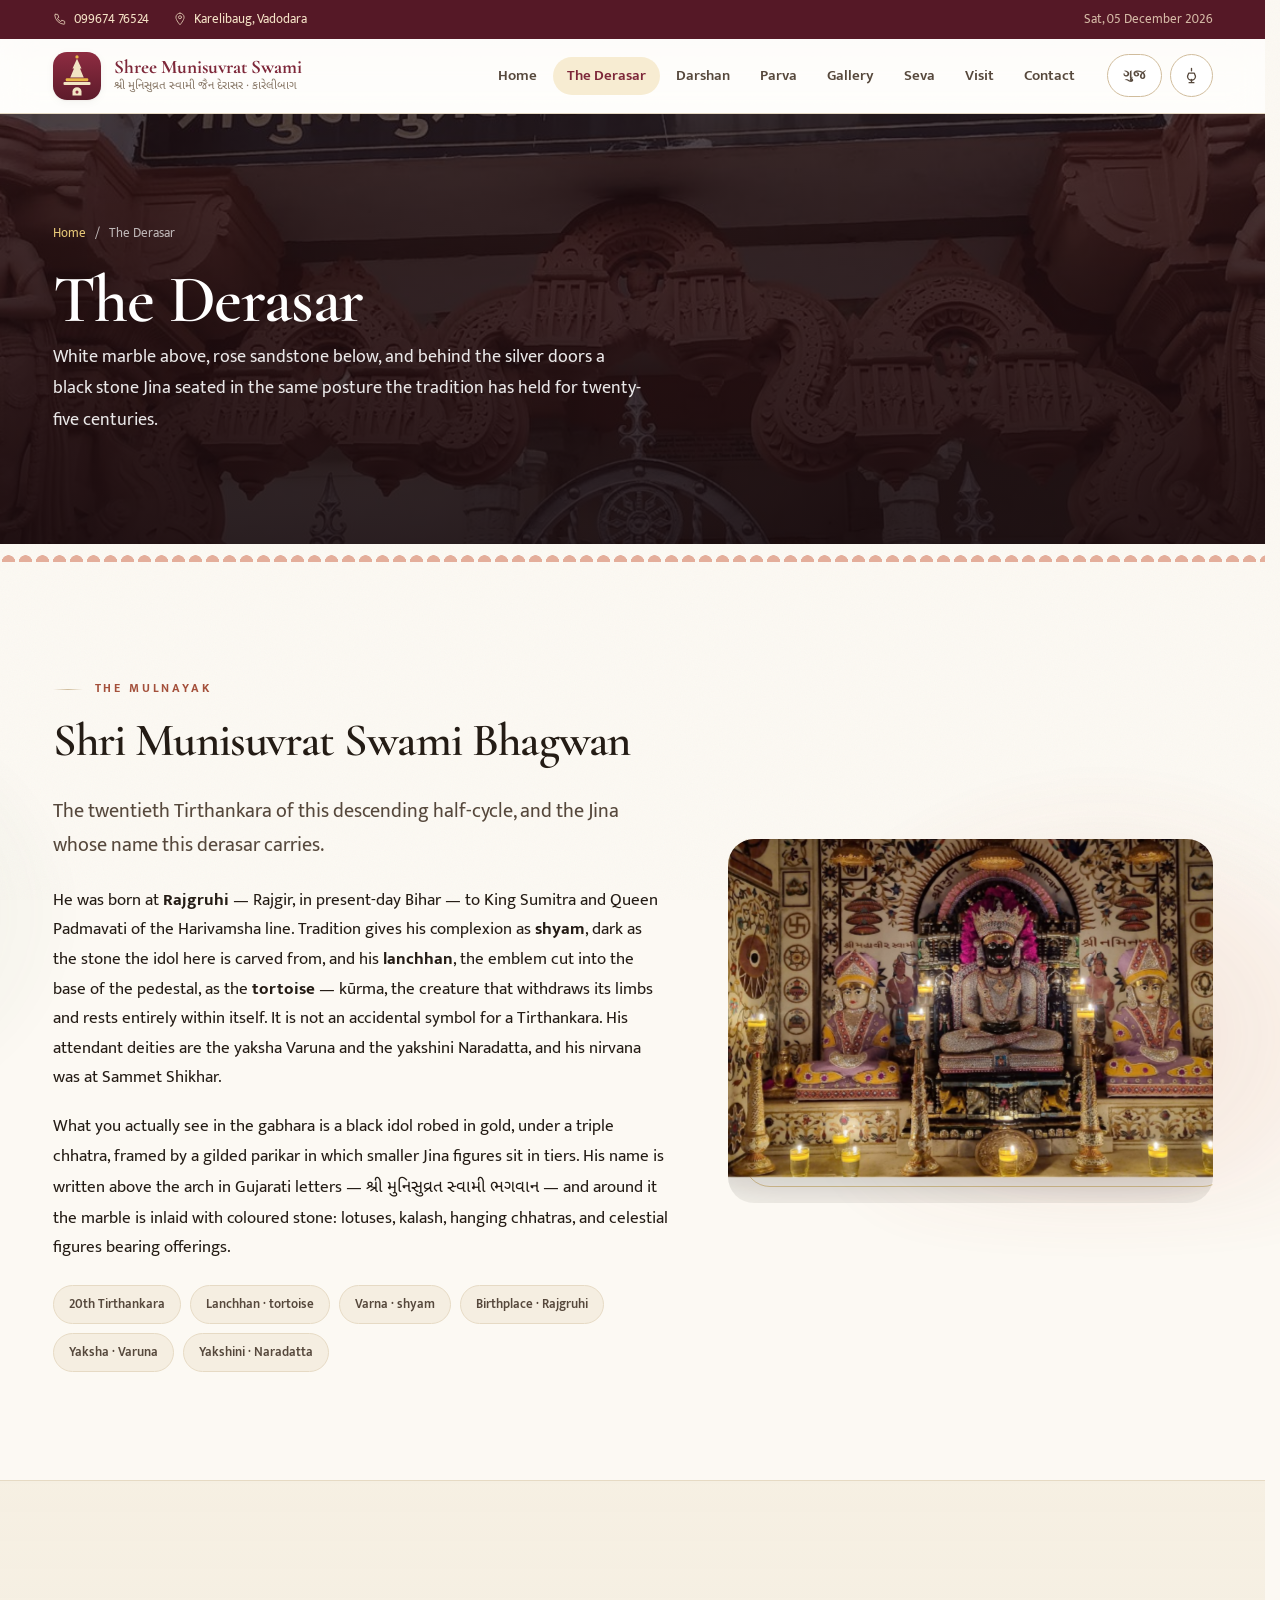
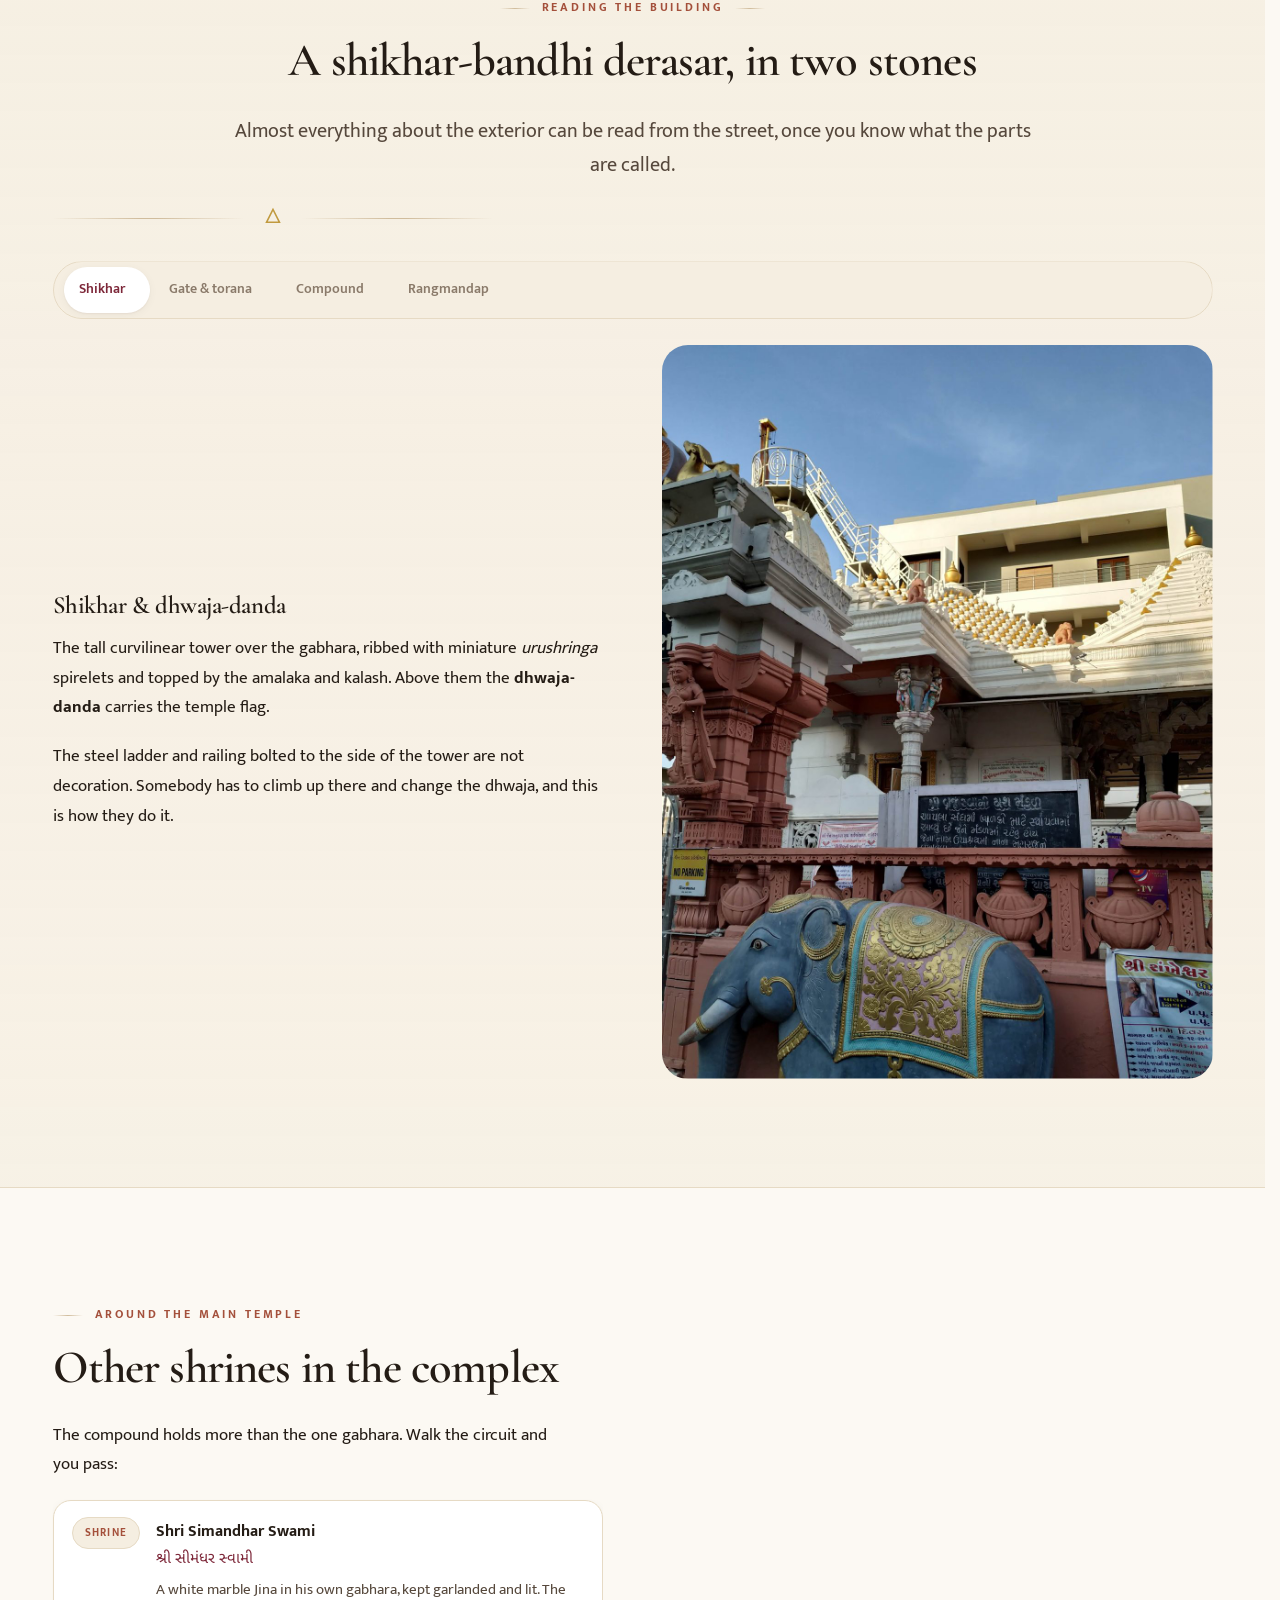
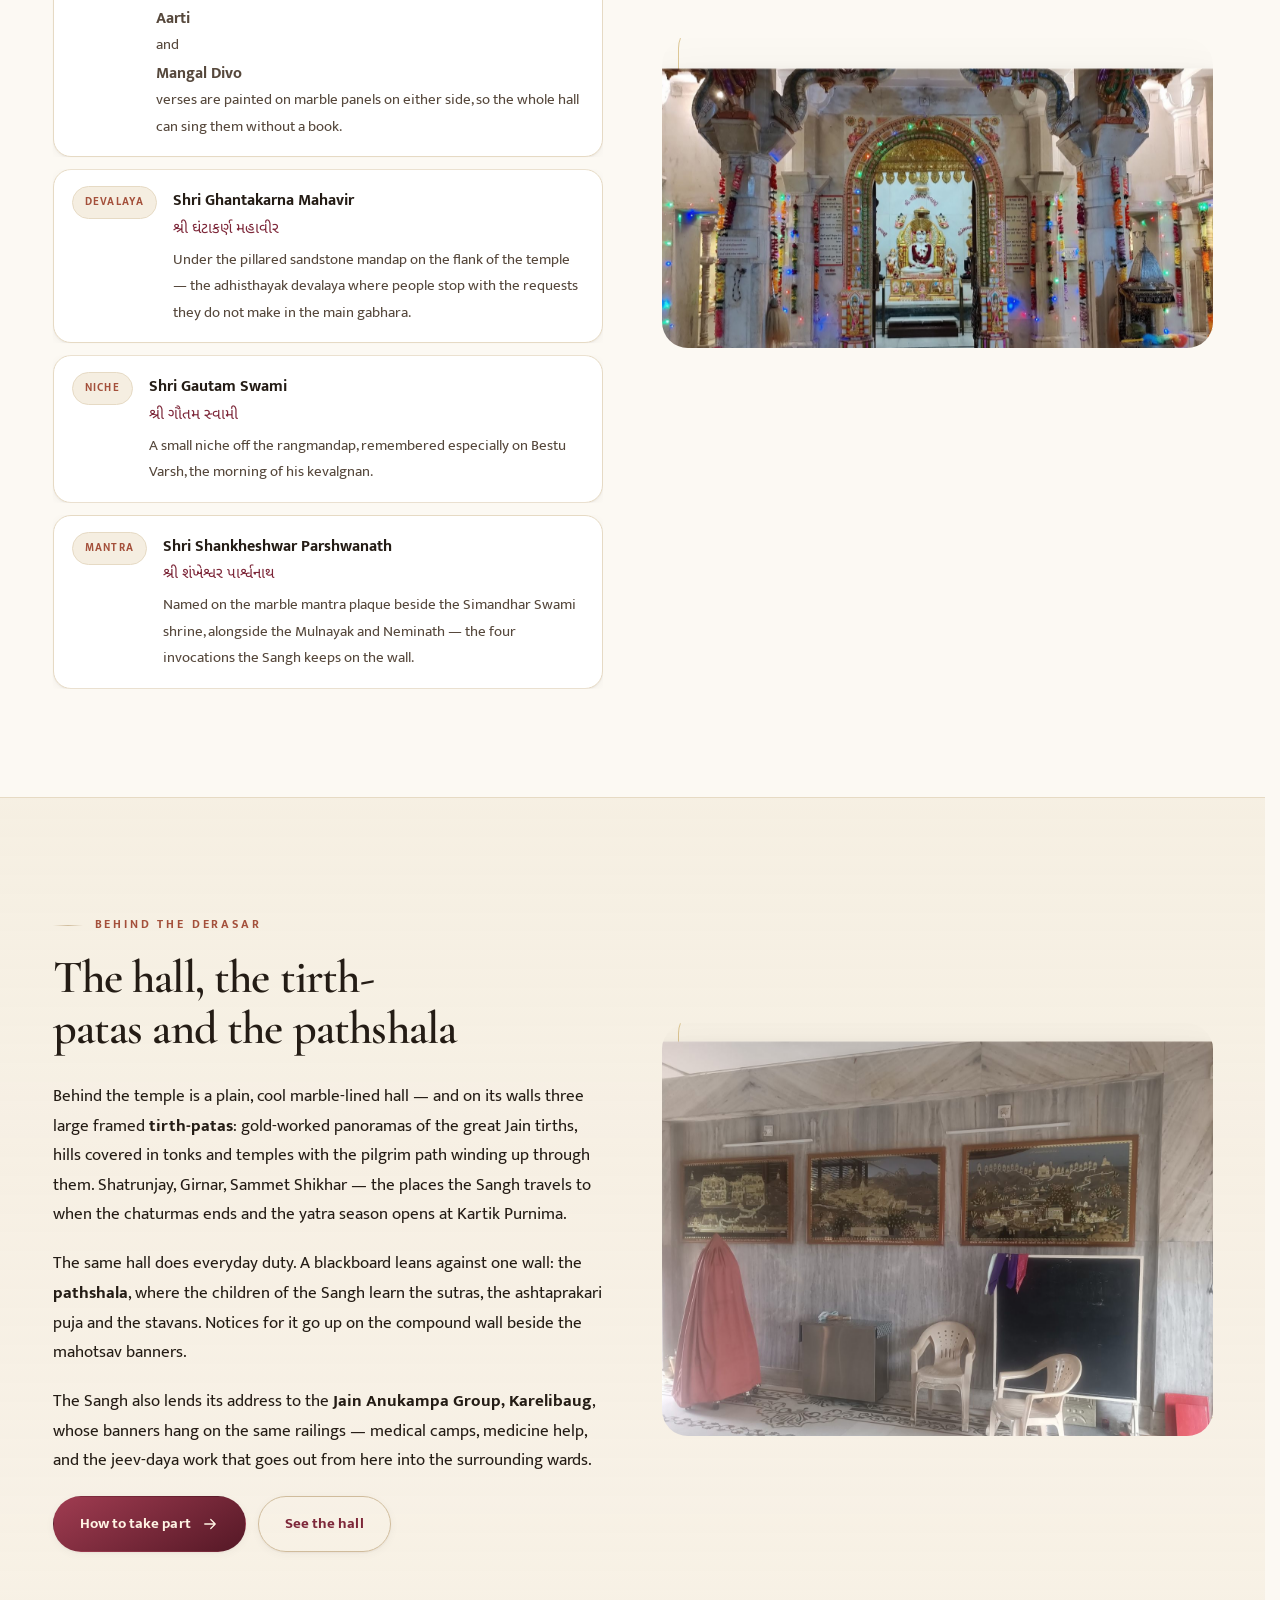
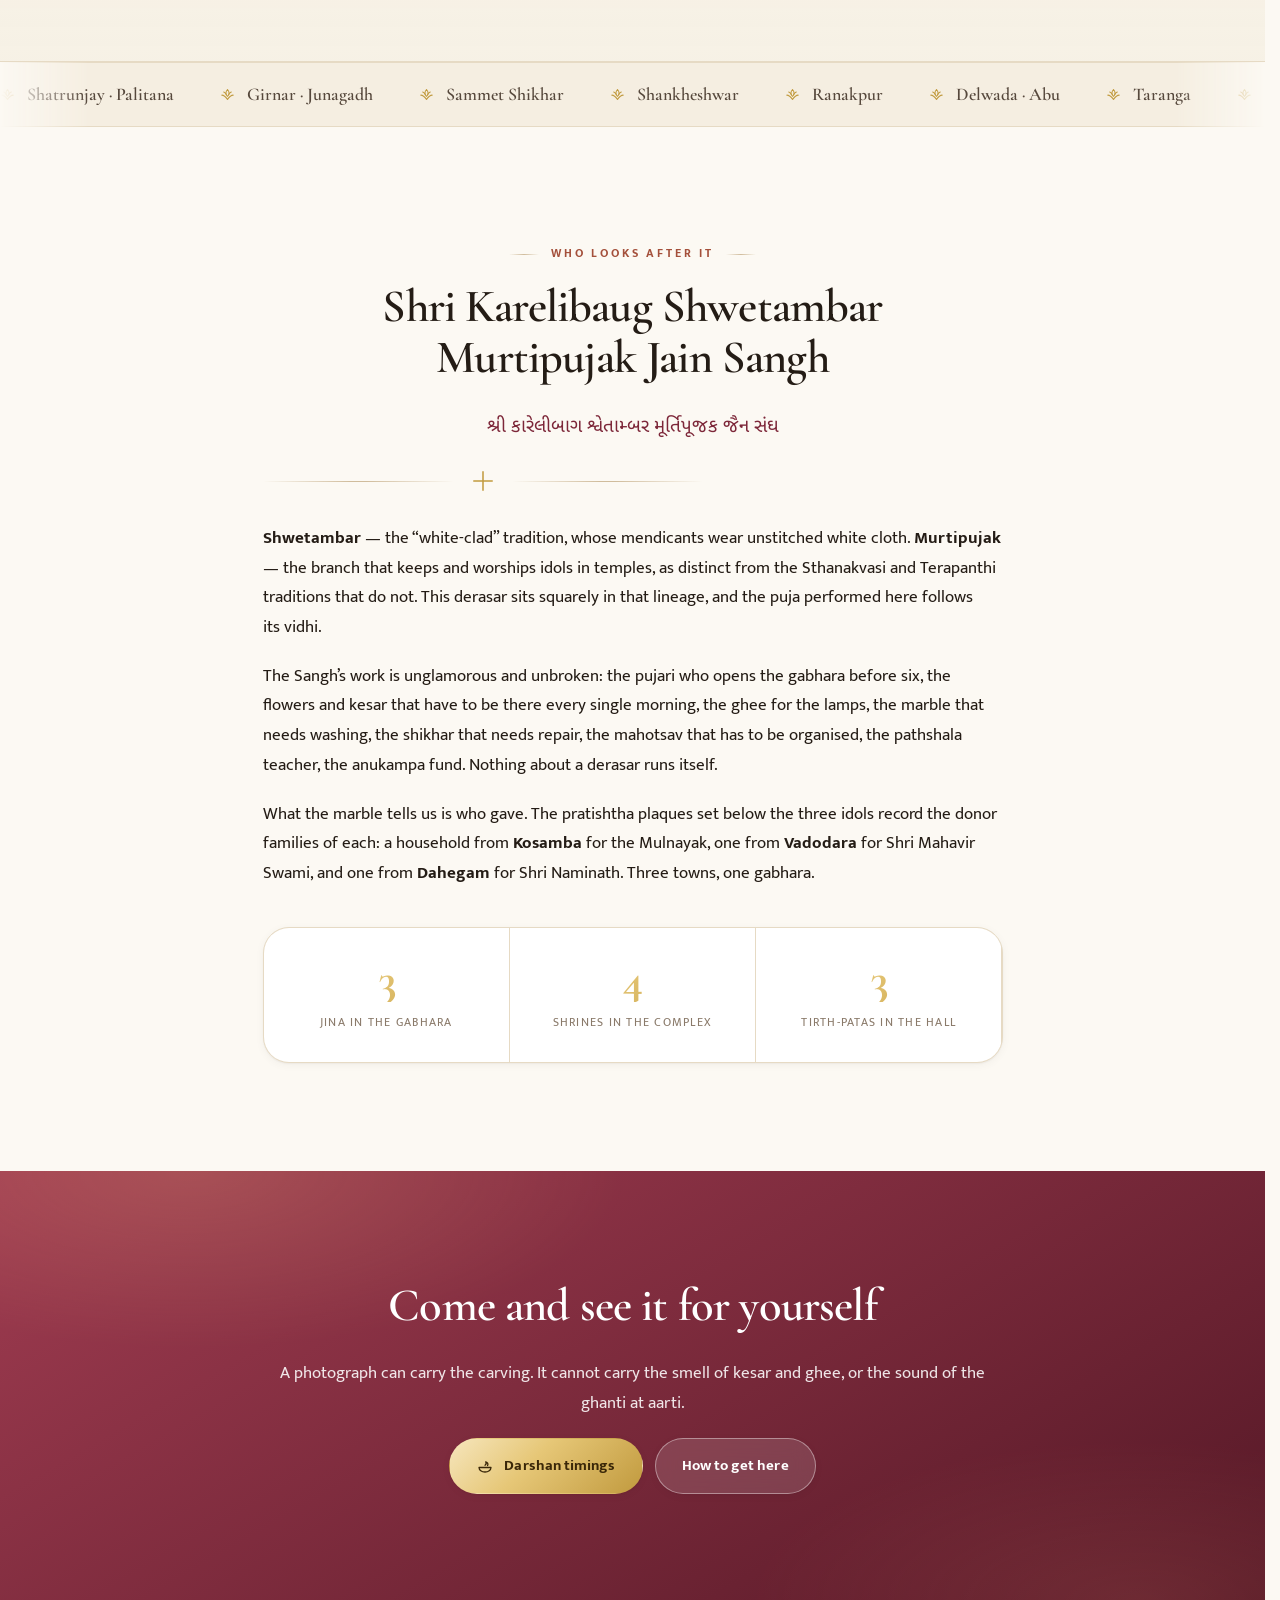
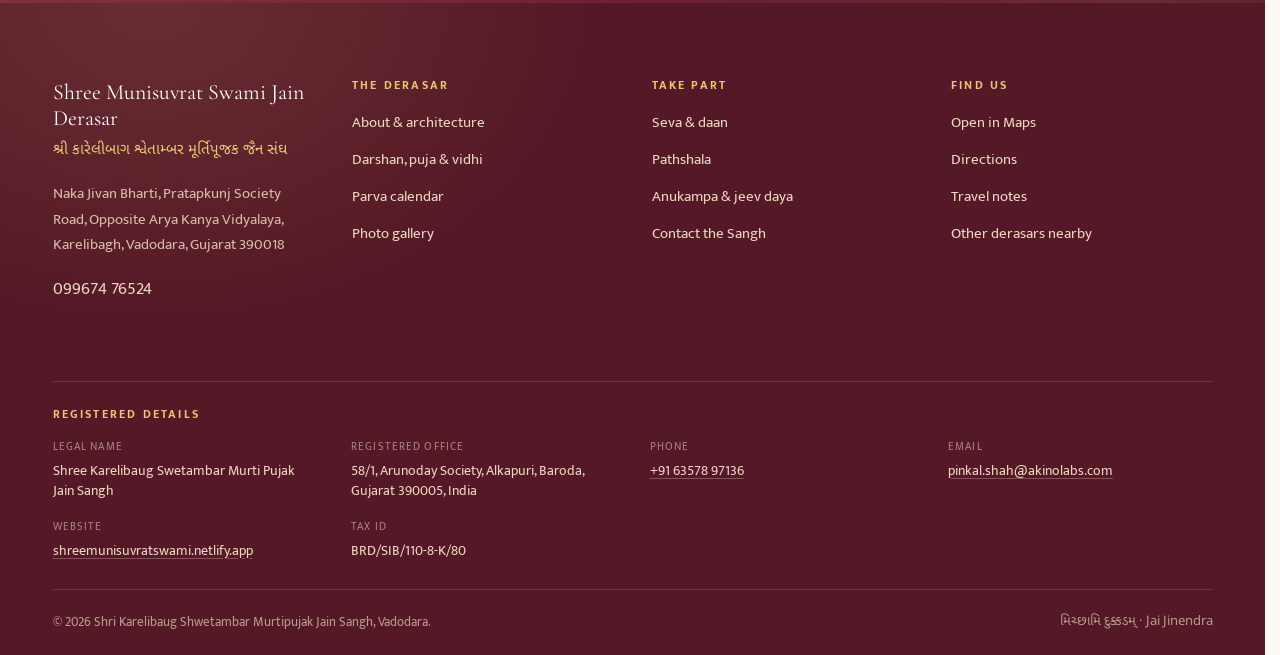
<file: about.html>
<!DOCTYPE html>
<html lang="en" data-lang="en" data-mode="day">
<head>
<meta charset="utf-8">
<meta name="viewport" content="width=device-width, initial-scale=1">
<title>The Derasar — architecture, Mulnayak &amp; the Sangh | Shree Munisuvrat Swami Jain Derasar</title>
<meta name="description" content="About Shree Munisuvrat Swami Jain Derasar, Karelibaug, Vadodara — the shikhar-bandhi architecture, the shyam-varna Mulnayak Shri Munisuvrat Swami Bhagwan, the shrines in the complex, and the Shri Karelibaug Shwetambar Murtipujak Jain Sangh that cares for it.">
<meta name="theme-color" content="#7d2739">
<link rel="icon" href="assets/img/favicon.svg" type="image/svg+xml">
<link rel="preconnect" href="https://fonts.googleapis.com">
<link rel="preconnect" href="https://fonts.gstatic.com" crossorigin>
<link href="https://fonts.googleapis.com/css2?family=Cormorant+Garamond:wght@400;500;600;700&family=Mukta:wght@300;400;600;700&family=Noto+Sans+Gujarati:wght@400;600;700&display=swap" rel="stylesheet">
<link rel="stylesheet" href="assets/css/style.css">
</head>
<body>
<a class="skip" href="#main">Skip to content</a>

<div class="topbar">
  <div class="wrap">
    <a href="tel:+919967476524"><i data-icon="phone"></i> 099674 76524</a>
    <a href="https://maps.app.goo.gl/kbTzvgjWpJrhCLjv8" target="_blank" rel="noopener"><i data-icon="pin"></i> Karelibaug, Vadodara</a>
    <span class="spacer"></span>
    <span class="topbar__date" data-today></span>
  </div>
</div>

<header class="site-head">
  <div class="wrap">
    <a class="brand" href="index.html">
      <img class="brand__mark" src="assets/img/favicon.svg" alt="" width="48" height="48">
      <span class="brand__txt">
        <span class="brand__name">Shree Munisuvrat Swami</span>
        <span class="brand__sub">શ્રી મુનિસુવ્રત સ્વામી જૈન દેરાસર · કારેલીબાગ</span>
      </span>
    </a>
    <nav class="nav" id="nav" aria-label="Main">
      <ul>
        <li><a href="index.html"><span data-en>Home</span><span data-gu class="gu">મુખ્ય પૃષ્ઠ</span></a></li>
        <li><a href="about.html" aria-current="page"><span data-en>The Derasar</span><span data-gu class="gu">દેરાસર</span></a></li>
        <li><a href="darshan.html"><span data-en>Darshan</span><span data-gu class="gu">દર્શન</span></a></li>
        <li><a href="events.html"><span data-en>Parva</span><span data-gu class="gu">પર્વ</span></a></li>
        <li><a href="gallery.html"><span data-en>Gallery</span><span data-gu class="gu">તસવીરો</span></a></li>
        <li><a href="seva.html"><span data-en>Seva</span><span data-gu class="gu">સેવા</span></a></li>
        <li><a href="visit.html"><span data-en>Visit</span><span data-gu class="gu">પધારો</span></a></li>
        <li><a href="contact.html"><span data-en>Contact</span><span data-gu class="gu">સંપર્ક</span></a></li>
      </ul>
    </nav>
    <div class="head-tools">
      <button class="icon-btn lang-btn" type="button">ગુજ</button>
      <button class="icon-btn mode-btn" type="button"></button>
      <button class="icon-btn nav-toggle" type="button" aria-expanded="false" aria-controls="nav" aria-label="Open menu"><i data-icon="menu"></i></button>
    </div>
  </div>
</header>
<div class="nav-scrim"></div>

<main id="main">

  <section class="pagehead">
    <img src="assets/img/entrance-gate.jpg" alt="The temple gate beneath the Sangh nameplate" width="1200" height="1600">
    <div class="wrap pagehead__inner">
      <nav class="crumbs" aria-label="Breadcrumb"><a href="index.html">Home</a><span aria-hidden="true">/</span><span>The Derasar</span></nav>
      <h1 class="kinetic">The Derasar</h1>
      <p>White marble above, rose sandstone below, and behind the silver doors a black stone Jina seated in the same posture the tradition has held for twenty-five centuries.</p>
    </div>
  </section>
  <div class="frieze"></div>

  <!-- ===================== MULNAYAK ===================== -->
  <section class="section">
    <div class="wrap split split--wide-l">
      <div>
        <span class="eyebrow">The Mulnayak</span>
        <h2>Shri Munisuvrat Swami Bhagwan</h2>
        <p class="lede">The twentieth Tirthankara of this descending half-cycle, and the Jina whose name this derasar carries.</p>
        <p>He was born at <strong>Rajgruhi</strong> — Rajgir, in present-day Bihar — to King Sumitra and Queen Padmavati of the Harivamsha line. Tradition gives his complexion as <strong>shyam</strong>, dark as the stone the idol here is carved from, and his <strong>lanchhan</strong>, the emblem cut into the base of the pedestal, as the <strong>tortoise</strong> — kūrma, the creature that withdraws its limbs and rests entirely within itself. It is not an accidental symbol for a Tirthankara. His attendant deities are the yaksha Varuna and the yakshini Naradatta, and his nirvana was at Sammet Shikhar.</p>
        <p>What you actually see in the gabhara is a black idol robed in gold, under a triple chhatra, framed by a gilded parikar in which smaller Jina figures sit in tiers. His name is written above the arch in Gujarati letters — <span class="gu">શ્રી મુનિસુવ્રત સ્વામી ભગવાન</span> — and around it the marble is inlaid with coloured stone: lotuses, kalash, hanging chhatras, and celestial figures bearing offerings.</p>
        <ul class="tag-list" style="margin-top:22px">
          <li>20th Tirthankara</li><li>Lanchhan · tortoise</li><li>Varna · shyam</li><li>Birthplace · Rajgruhi</li><li>Yaksha · Varuna</li><li>Yakshini · Naradatta</li>
        </ul>
      </div>
      <div class="framed" data-reveal="right">
        <div class="parallax">
          <img src="assets/img/mulnayak-aarti.jpg" alt="The Mulnayak adorned with an angi and ringed by ghee lamps during aarti" width="1600" height="1200" loading="lazy">
        </div>
      </div>
    </div>
  </section>

  <!-- ===================== ARCHITECTURE, IN TABS ===================== -->
  <section class="section section--tint">
    <div class="wrap">
      <div class="center">
        <span class="eyebrow">Reading the building</span>
        <h2>A shikhar-bandhi derasar, in two stones</h2>
        <p class="lede narrow">Almost everything about the exterior can be read from the street, once you know what the parts are called.</p>
        <div class="divider"><svg viewBox="0 0 24 24" fill="none" stroke="currentColor" stroke-width="1.4"><path d="M12 4 6 16h12L12 4z"/></svg></div>
      </div>

      <div class="tabs" data-reveal>
        <div class="tabs__list" role="tablist" aria-label="Parts of the derasar">
          <button type="button" role="tab" id="tb-1" aria-controls="tp-1" aria-selected="true">Shikhar</button>
          <button type="button" role="tab" id="tb-2" aria-controls="tp-2" aria-selected="false">Gate &amp; torana</button>
          <button type="button" role="tab" id="tb-3" aria-controls="tp-3" aria-selected="false">Compound</button>
          <button type="button" role="tab" id="tb-4" aria-controls="tp-4" aria-selected="false">Rangmandap</button>
        </div>

        <div class="tabs__panel" role="tabpanel" id="tp-1" aria-labelledby="tb-1">
          <div class="split">
            <div>
              <h3>Shikhar &amp; dhwaja-danda</h3>
              <p>The tall curvilinear tower over the gabhara, ribbed with miniature <em>urushringa</em> spirelets and topped by the amalaka and kalash. Above them the <strong>dhwaja-danda</strong> carries the temple flag.</p>
              <p class="mb-0">The steel ladder and railing bolted to the side of the tower are not decoration. Somebody has to climb up there and change the dhwaja, and this is how they do it.</p>
            </div>
            <div class="reveal-img"><img src="assets/img/shikhar-elephant.jpg" alt="The shikhar with its dhwaja-danda and access ladder, above the painted elephant at the gate" width="1200" height="1600" loading="lazy"></div>
          </div>
        </div>

        <div class="tabs__panel" role="tabpanel" id="tp-2" aria-labelledby="tb-2" hidden>
          <div class="split">
            <div>
              <h3>Torana &amp; the gate</h3>
              <p>The entrance arch is carved in rose sandstone with makara-mukha brackets and standing figures on the pillars. Above it sits the <strong>dharmachakra</strong>, flanked by two golden lions.</p>
              <p class="mb-0">Beneath that, the Sangh’s black nameplate in gold Gujarati letters — <span class="gu">શ્રી કારેલીબાગ શ્વેતામ્બર મૂર્તિપૂજક જૈન સંઘ</span> — and below it the name of the derasar itself.</p>
            </div>
            <div class="reveal-img"><img src="assets/img/entrance-gate.jpg" alt="The carved sandstone torana and gate below the dharmachakra and the Sangh nameplate" width="1200" height="1600" loading="lazy"></div>
          </div>
        </div>

        <div class="tabs__panel" role="tabpanel" id="tp-3" aria-labelledby="tb-3" hidden>
          <div class="split">
            <div>
              <h3>Elephants &amp; the kalash frieze</h3>
              <p>A pair of painted stone elephants in gold-worked jhools stand at the foot of the steps — the auspicious <em>gaja</em> of the temple threshold, and the first thing every child who comes here goes to touch.</p>
              <p class="mb-0">The low boundary wall is finished in terracotta plaster and crowned with a repeating row of carved <strong>kalash</strong> finials: the band that makes the whole complex read as one thing from the road.</p>
            </div>
            <div class="reveal-img"><img src="assets/img/facade-day.jpg" alt="The compound wall with its repeating carved kalash finials and the elephants at the steps" width="1600" height="893" loading="lazy"></div>
          </div>
        </div>

        <div class="tabs__panel" role="tabpanel" id="tp-4" aria-labelledby="tb-4" hidden>
          <div class="split">
            <div>
              <h3>Rangmandap, silver doors &amp; the floor</h3>
              <p>Inside, the assembly hall carries painted and gilded woodwork: elephants and seated Jina figures along the frieze, and brackets of apsaras under the beams.</p>
              <p>The gabhara is closed by <strong>silver-plated doors</strong> worked with standing figures, with a hanging toran of silver ghantis along the lintel.</p>
              <p class="mb-0">Underfoot, white marble laid with coloured-stone inlay — running vine borders and large central lotus medallions, the sort of floor you notice only when you look down mid-chaityavandan.</p>
            </div>
            <div class="reveal-img"><img src="assets/img/rangmandap-silver.jpg" alt="Silver-plated gabhara doors and the painted, gilded rangmandap" width="1600" height="900" loading="lazy"></div>
          </div>
        </div>
      </div>
    </div>
  </section>

  <!-- ===================== OTHER SHRINES ===================== -->
  <section class="section">
    <div class="wrap split split--flip">
      <div class="framed" data-reveal="left">
        <div class="parallax">
          <img src="assets/img/simandhar-shrine.jpg" alt="The Shri Simandhar Swami shrine, garlanded and lit, with aarti verses on the wall" width="1600" height="900" loading="lazy">
        </div>
      </div>
      <div>
        <span class="eyebrow">Around the main temple</span>
        <h2>Other shrines in the complex</h2>
        <p>The compound holds more than the one gabhara. Walk the circuit and you pass:</p>
        <ul class="deity-list">
          <li data-reveal="right"><span class="pos">Shrine</span><span><strong>Shri Simandhar Swami</strong><span class="gu">શ્રી સીમંધર સ્વામી</span><p>A white marble Jina in his own gabhara, kept garlanded and lit. The <strong>Aarti</strong> and <strong>Mangal Divo</strong> verses are painted on marble panels on either side, so the whole hall can sing them without a book.</p></span></li>
          <li data-reveal="right" style="--d:80ms"><span class="pos">Devalaya</span><span><strong>Shri Ghantakarna Mahavir</strong><span class="gu">શ્રી ઘંટાકર્ણ મહાવીર</span><p>Under the pillared sandstone mandap on the flank of the temple — the adhisthayak devalaya where people stop with the requests they do not make in the main gabhara.</p></span></li>
          <li data-reveal="right" style="--d:160ms"><span class="pos">Niche</span><span><strong>Shri Gautam Swami</strong><span class="gu">શ્રી ગૌતમ સ્વામી</span><p>A small niche off the rangmandap, remembered especially on Bestu Varsh, the morning of his kevalgnan.</p></span></li>
          <li data-reveal="right" style="--d:240ms"><span class="pos">Mantra</span><span><strong>Shri Shankheshwar Parshwanath</strong><span class="gu">શ્રી શંખેશ્વર પાર્શ્વનાથ</span><p>Named on the marble mantra plaque beside the Simandhar Swami shrine, alongside the Mulnayak and Neminath — the four invocations the Sangh keeps on the wall.</p></span></li>
        </ul>
      </div>
    </div>
  </section>

  <!-- ===================== THE HALL ===================== -->
  <section class="section section--tint">
    <div class="wrap split">
      <div>
        <span class="eyebrow">Behind the derasar</span>
        <h2>The hall, the tirth-patas and the pathshala</h2>
        <p>Behind the temple is a plain, cool marble-lined hall — and on its walls three large framed <strong>tirth-patas</strong>: gold-worked panoramas of the great Jain tirths, hills covered in tonks and temples with the pilgrim path winding up through them. Shatrunjay, Girnar, Sammet Shikhar — the places the Sangh travels to when the chaturmas ends and the yatra season opens at Kartik Purnima.</p>
        <p>The same hall does everyday duty. A blackboard leans against one wall: the <strong>pathshala</strong>, where the children of the Sangh learn the sutras, the ashtaprakari puja and the stavans. Notices for it go up on the compound wall beside the mahotsav banners.</p>
        <p>The Sangh also lends its address to the <strong>Jain Anukampa Group, Karelibaug</strong>, whose banners hang on the same railings — medical camps, medicine help, and the jeev-daya work that goes out from here into the surrounding wards.</p>
        <div class="btn-row">
          <a class="btn" href="seva.html">How to take part <i data-icon="arrow"></i></a>
          <a class="btn btn--ghost" href="gallery.html">See the hall</a>
        </div>
      </div>
      <div class="framed" data-reveal="right">
        <div class="parallax">
          <img src="assets/img/tirthpata-hall.jpg" alt="Framed gold tirth-pata panels on a marble wall above an inlaid marble floor" width="1600" height="1200" loading="lazy">
        </div>
      </div>
    </div>
  </section>

  <div class="marquee" data-marquee="tirths" aria-hidden="true" style="--speed:46s"></div>

  <!-- ===================== THE SANGH ===================== -->
  <section class="section">
    <div class="wrap narrow">
      <div class="center">
        <span class="eyebrow">Who looks after it</span>
        <h2>Shri Karelibaug Shwetambar Murtipujak Jain Sangh</h2>
        <p class="gu" style="font-size:1.18rem;color:var(--maroon)">શ્રી કારેલીબાગ શ્વેતામ્બર મૂર્તિપૂજક જૈન સંઘ</p>
        <div class="divider"><svg viewBox="0 0 24 24" fill="none" stroke="currentColor" stroke-width="1.4"><path d="M12 3v18M3 12h18"/></svg></div>
      </div>
      <p><strong>Shwetambar</strong> — the “white-clad” tradition, whose mendicants wear unstitched white cloth. <strong>Murtipujak</strong> — the branch that keeps and worships idols in temples, as distinct from the Sthanakvasi and Terapanthi traditions that do not. This derasar sits squarely in that lineage, and the puja performed here follows its vidhi.</p>
      <p>The Sangh’s work is unglamorous and unbroken: the pujari who opens the gabhara before six, the flowers and kesar that have to be there every single morning, the ghee for the lamps, the marble that needs washing, the shikhar that needs repair, the mahotsav that has to be organised, the pathshala teacher, the anukampa fund. Nothing about a derasar runs itself.</p>
      <p>What the marble tells us is who gave. The pratishtha plaques set below the three idols record the donor families of each: a household from <strong>Kosamba</strong> for the Mulnayak, one from <strong>Vadodara</strong> for Shri Mahavir Swami, and one from <strong>Dahegam</strong> for Shri Naminath. Three towns, one gabhara.</p>
      <div class="stats" style="margin-top:38px">
        <div class="stat"><div class="stat__n" data-count="3">3</div><div class="stat__l">Jina in the gabhara</div></div>
        <div class="stat"><div class="stat__n" data-count="4">4</div><div class="stat__l">Shrines in the complex</div></div>
        <div class="stat"><div class="stat__n" data-count="3">3</div><div class="stat__l">Tirth-patas in the hall</div></div>
      </div>
    </div>
  </section>

  <section class="section section--deep">
    <div class="wrap center narrow">
      <h2 class="mt-0">Come and see it for yourself</h2>
      <p style="color:rgba(255,255,255,.88)">A photograph can carry the carving. It cannot carry the smell of kesar and ghee, or the sound of the ghanti at aarti.</p>
      <div class="btn-row" style="justify-content:center">
        <a class="btn btn--gold" href="darshan.html"><i data-icon="diya"></i> Darshan timings</a>
        <a class="btn btn--glass" href="visit.html">How to get here</a>
      </div>
    </div>
  </section>

</main>

<footer class="site-foot">
  <div class="wrap">
    <div class="foot-grid">
      <div>
        <div class="foot-brand">Shree Munisuvrat Swami Jain Derasar</div>
        <p class="foot-guj">શ્રી કારેલીબાગ શ્વેતામ્બર મૂર્તિપૂજક જૈન સંઘ</p>
        <p style="font-size:.92rem;opacity:.85">Naka Jivan Bharti, Pratapkunj Society Road, Opposite Arya Kanya Vidyalaya, Karelibagh, Vadodara, Gujarat 390018</p>
        <p class="mb-0"><a href="tel:+919967476524">099674 76524</a></p>
      </div>
      <div>
        <h4>The derasar</h4>
        <ul>
          <li><a href="about.html">About &amp; architecture</a></li>
          <li><a href="darshan.html">Darshan, puja &amp; vidhi</a></li>
          <li><a href="events.html">Parva calendar</a></li>
          <li><a href="gallery.html">Photo gallery</a></li>
        </ul>
      </div>
      <div>
        <h4>Take part</h4>
        <ul>
          <li><a href="seva.html">Seva &amp; daan</a></li>
          <li><a href="seva.html#pathshala">Pathshala</a></li>
          <li><a href="seva.html#anukampa">Anukampa &amp; jeev daya</a></li>
          <li><a href="contact.html">Contact the Sangh</a></li>
        </ul>
      </div>
      <div>
        <h4>Find us</h4>
        <ul>
          <li><a href="https://maps.app.goo.gl/kbTzvgjWpJrhCLjv8" target="_blank" rel="noopener">Open in Maps</a></li>
          <li><a href="https://www.google.com/maps/dir/?api=1&amp;destination=22.3160642%2C73.1997035" target="_blank" rel="noopener">Directions</a></li>
          <li><a href="visit.html">Travel notes</a></li>
          <li><a href="visit.html#nearby">Other derasars nearby</a></li>
        </ul>
      </div>
    </div>
    <div class="foot-legal">
      <h4>Registered details</h4>
      <dl class="legal-grid">
        <div>
          <dt>Legal name</dt>
          <dd>Shree Karelibaug Swetambar Murti Pujak Jain Sangh</dd>
        </div>
        <div>
          <dt>Registered office</dt>
          <dd>58/1, Arunoday Society, Alkapuri, Baroda, Gujarat 390005, India</dd>
        </div>
        <div>
          <dt>Phone</dt>
          <dd><a href="tel:+916357897136">+91 63578 97136</a></dd>
        </div>
        <div>
          <dt>Email</dt>
          <dd><a href="mailto:pinkal.shah@akinolabs.com">pinkal.shah@akinolabs.com</a></dd>
        </div>
        <div>
          <dt>Website</dt>
          <dd><a href="https://shreemunisuvratswami.netlify.app/">shreemunisuvratswami.netlify.app</a></dd>
        </div>
        <div>
          <dt>Tax ID</dt>
          <dd>BRD/SIB/110-8-K/80</dd>
        </div>
      </dl>
    </div>
    <div class="foot-bottom">
      <span>© <span data-year></span> Shri Karelibaug Shwetambar Murtipujak Jain Sangh, Vadodara.</span>
      <span class="gu">મિચ્છામિ દુક્કડમ્ · Jai Jinendra</span>
    </div>
  </div>
</footer>

<script src="assets/js/data.js"></script>
<script src="assets/js/i18n.js"></script>
<script src="assets/js/site.js"></script>
</body>
</html>
</file>
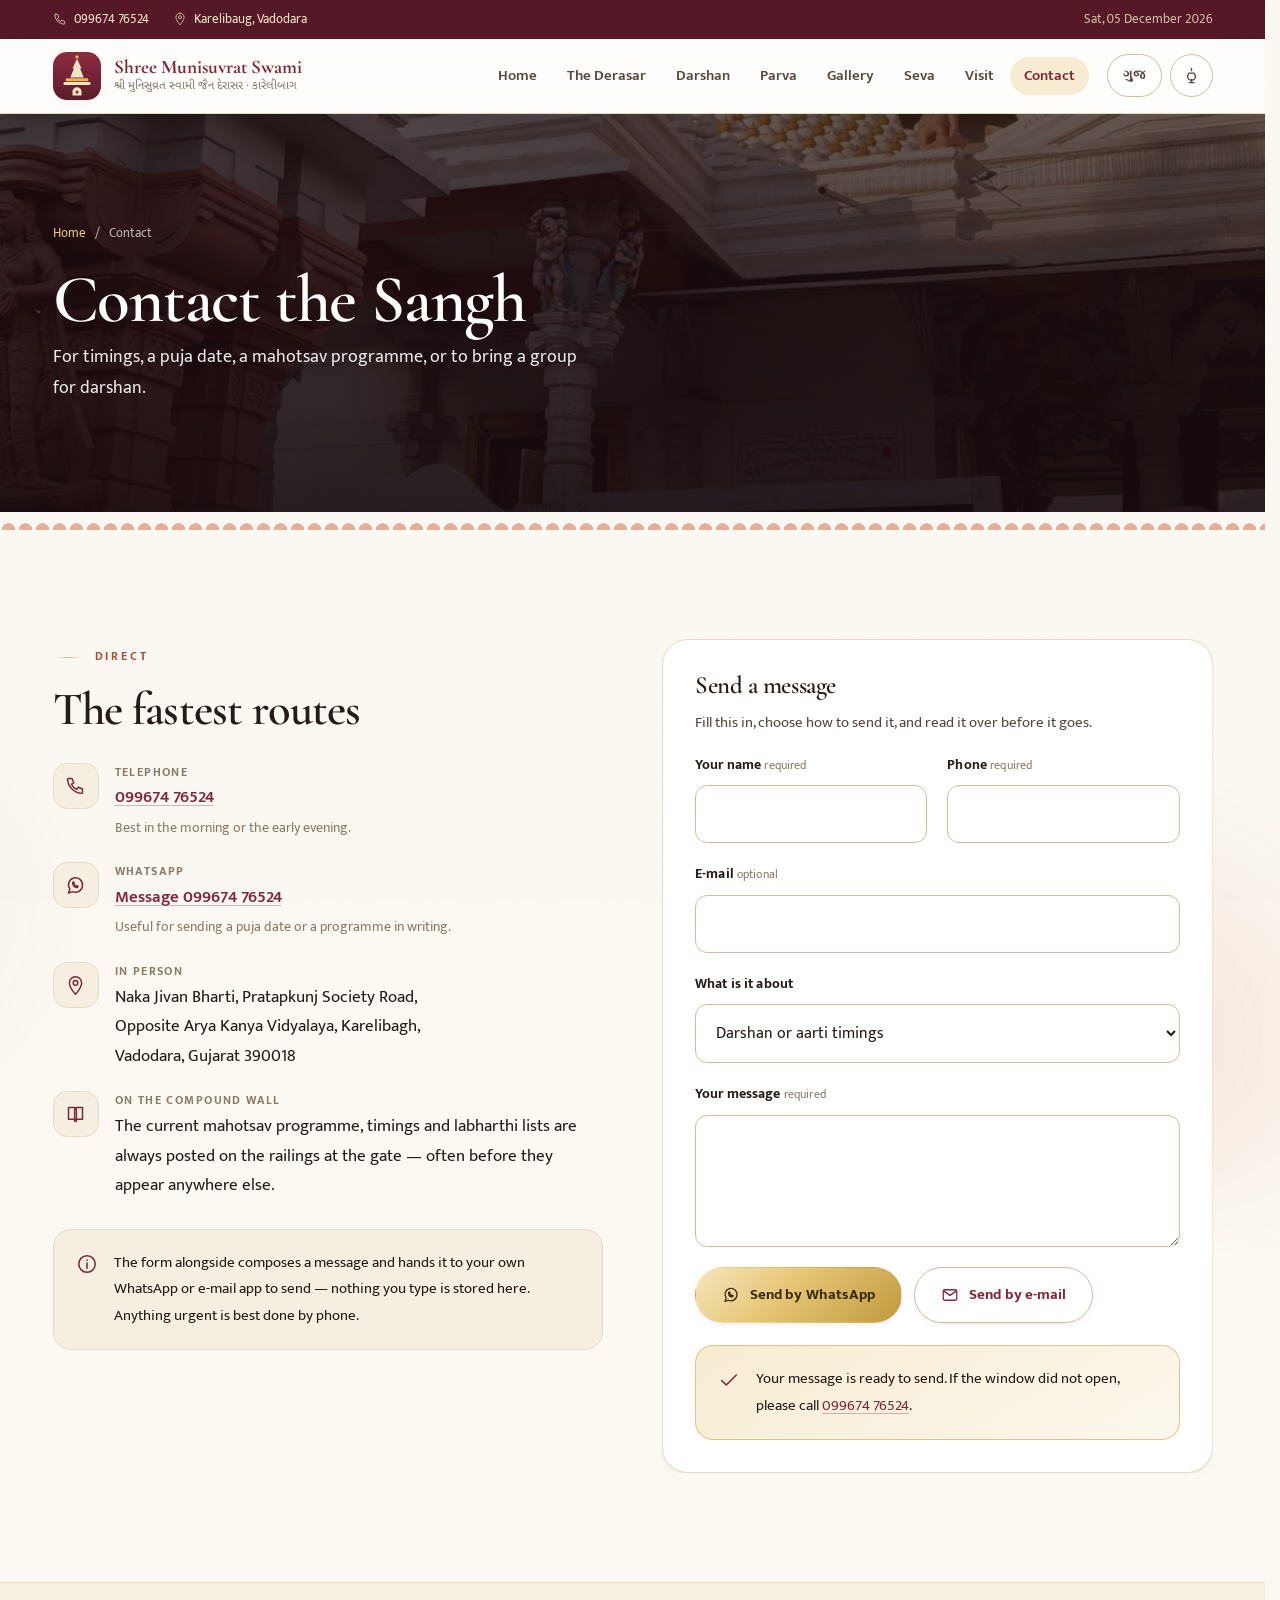
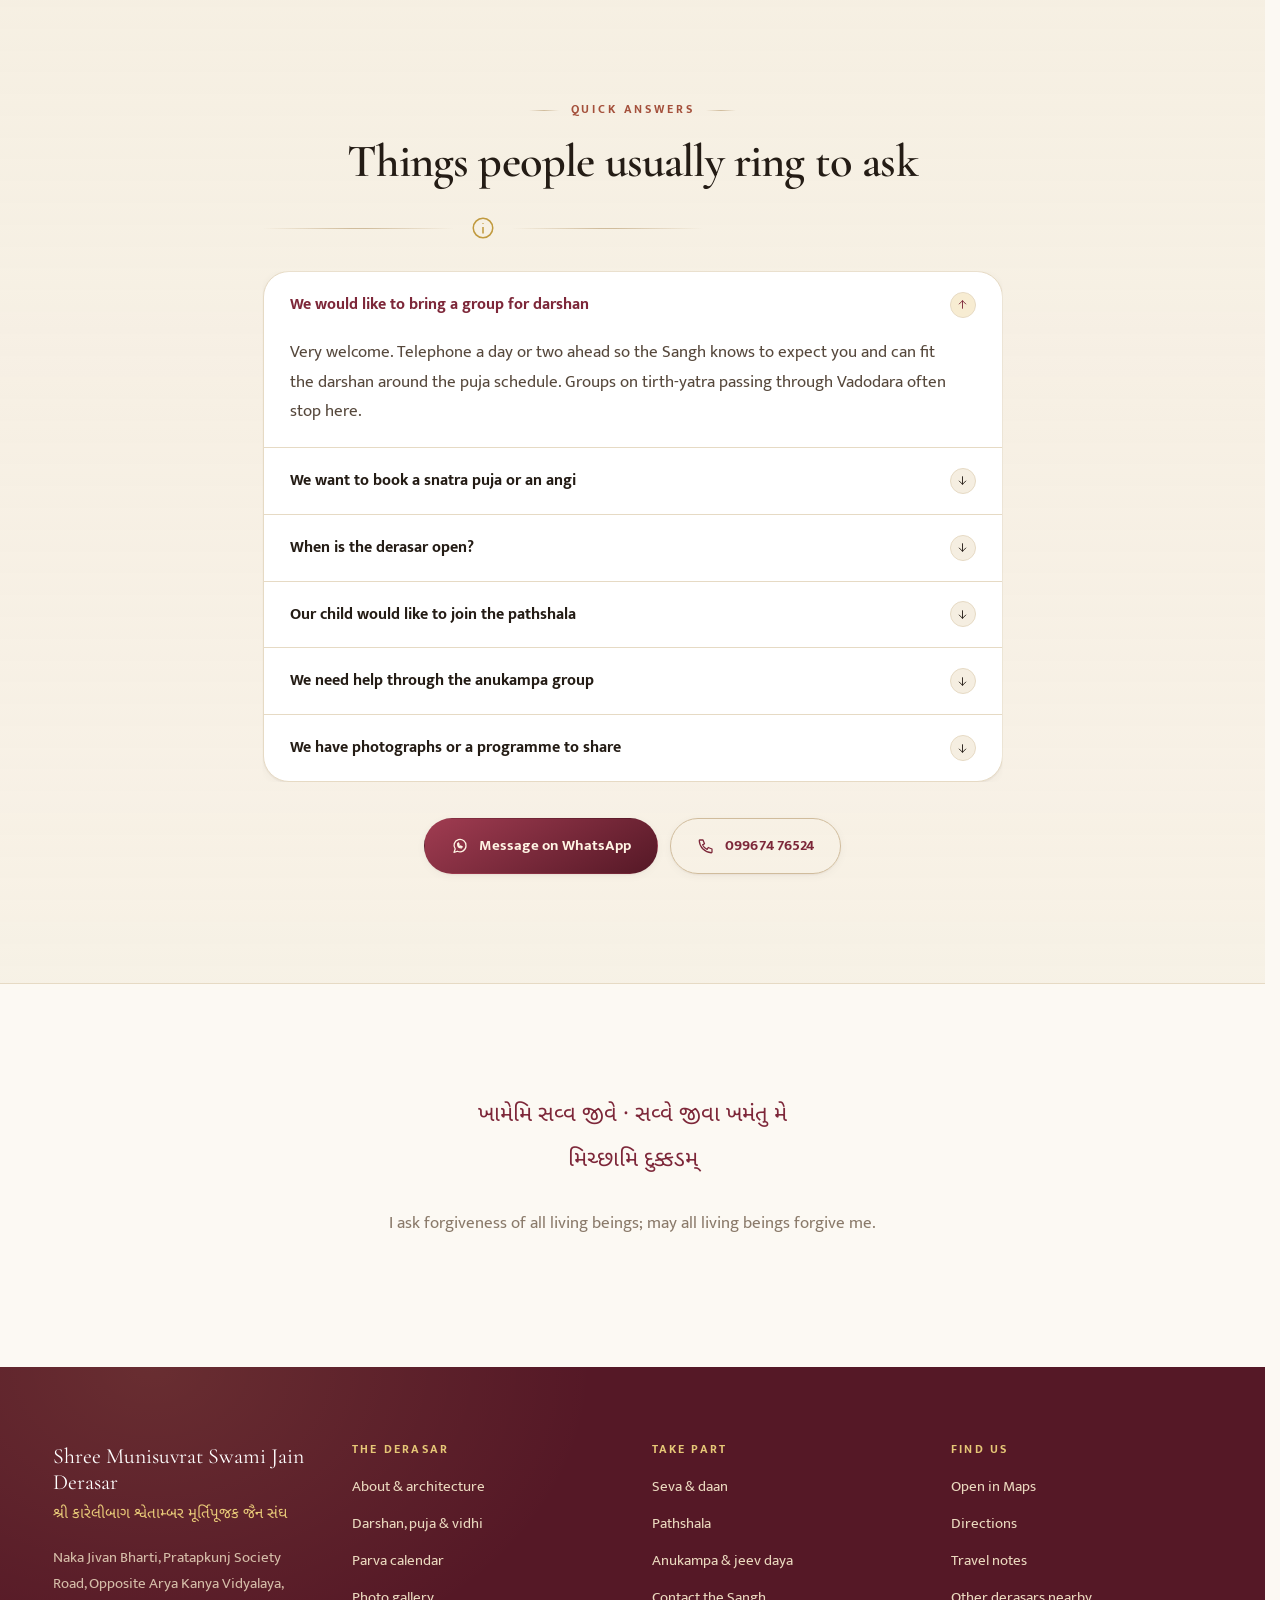
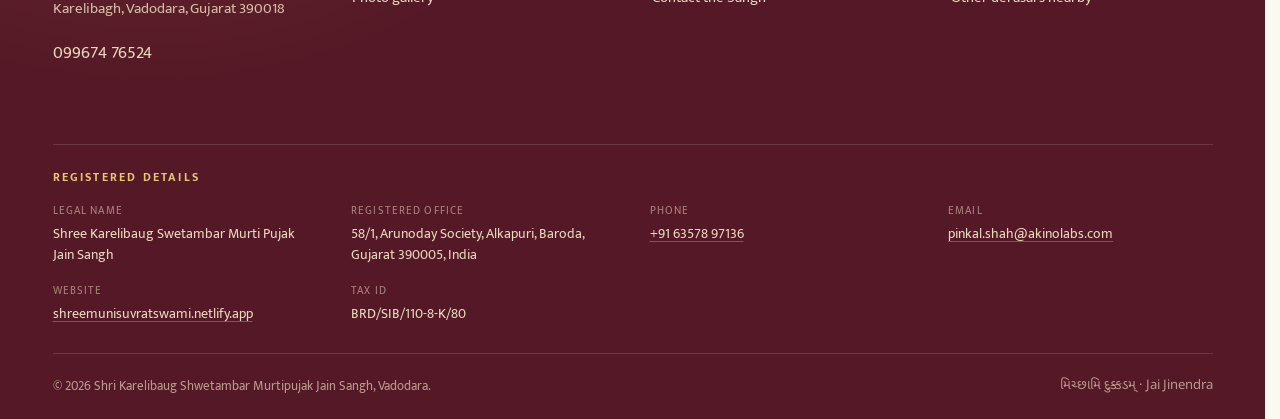
<file: contact.html>
<!DOCTYPE html>
<html lang="en" data-lang="en" data-mode="day">
<head>
<meta charset="utf-8">
<meta name="viewport" content="width=device-width, initial-scale=1">
<title>Contact the Sangh | Shree Munisuvrat Swami Jain Derasar, Karelibaug, Vadodara</title>
<meta name="description" content="Contact Shri Karelibaug Shwetambar Murtipujak Jain Sangh — telephone, WhatsApp, address and a message form for Shree Munisuvrat Swami Jain Derasar, Karelibaug, Vadodara.">
<meta name="theme-color" content="#7d2739">
<link rel="icon" href="assets/img/favicon.svg" type="image/svg+xml">
<link rel="preconnect" href="https://fonts.googleapis.com">
<link rel="preconnect" href="https://fonts.gstatic.com" crossorigin>
<link href="https://fonts.googleapis.com/css2?family=Cormorant+Garamond:wght@400;500;600;700&family=Mukta:wght@300;400;600;700&family=Noto+Sans+Gujarati:wght@400;600;700&display=swap" rel="stylesheet">
<link rel="stylesheet" href="assets/css/style.css">
</head>
<body>
<a class="skip" href="#main">Skip to content</a>

<div class="topbar">
  <div class="wrap">
    <a href="tel:+919967476524"><i data-icon="phone"></i> 099674 76524</a>
    <a href="https://maps.app.goo.gl/kbTzvgjWpJrhCLjv8" target="_blank" rel="noopener"><i data-icon="pin"></i> Karelibaug, Vadodara</a>
    <span class="spacer"></span>
    <span class="topbar__date" data-today></span>
  </div>
</div>

<header class="site-head">
  <div class="wrap">
    <a class="brand" href="index.html">
      <img class="brand__mark" src="assets/img/favicon.svg" alt="" width="48" height="48">
      <span class="brand__txt">
        <span class="brand__name">Shree Munisuvrat Swami</span>
        <span class="brand__sub">શ્રી મુનિસુવ્રત સ્વામી જૈન દેરાસર · કારેલીબાગ</span>
      </span>
    </a>
    <nav class="nav" id="nav" aria-label="Main">
      <ul>
        <li><a href="index.html"><span data-en>Home</span><span data-gu class="gu">મુખ્ય પૃષ્ઠ</span></a></li>
        <li><a href="about.html"><span data-en>The Derasar</span><span data-gu class="gu">દેરાસર</span></a></li>
        <li><a href="darshan.html"><span data-en>Darshan</span><span data-gu class="gu">દર્શન</span></a></li>
        <li><a href="events.html"><span data-en>Parva</span><span data-gu class="gu">પર્વ</span></a></li>
        <li><a href="gallery.html"><span data-en>Gallery</span><span data-gu class="gu">તસવીરો</span></a></li>
        <li><a href="seva.html"><span data-en>Seva</span><span data-gu class="gu">સેવા</span></a></li>
        <li><a href="visit.html"><span data-en>Visit</span><span data-gu class="gu">પધારો</span></a></li>
        <li><a href="contact.html" aria-current="page"><span data-en>Contact</span><span data-gu class="gu">સંપર્ક</span></a></li>
      </ul>
    </nav>
    <div class="head-tools">
      <button class="icon-btn lang-btn" type="button">ગુજ</button>
      <button class="icon-btn mode-btn" type="button"></button>
      <button class="icon-btn nav-toggle" type="button" aria-expanded="false" aria-controls="nav" aria-label="Open menu"><i data-icon="menu"></i></button>
    </div>
  </div>
</header>
<div class="nav-scrim"></div>

<main id="main">

  <section class="pagehead">
    <img src="assets/img/shikhar-elephant.jpg" alt="The shikhar and the painted elephant at the compound gate" width="1200" height="1600">
    <div class="wrap pagehead__inner">
      <nav class="crumbs" aria-label="Breadcrumb"><a href="index.html">Home</a><span aria-hidden="true">/</span><span>Contact</span></nav>
      <h1 class="kinetic">Contact the Sangh</h1>
      <p>For timings, a puja date, a mahotsav programme, or to bring a group for darshan.</p>
    </div>
  </section>
  <div class="frieze"></div>

  <section class="section">
    <div class="wrap split split--top">
      <div>
        <span class="eyebrow">Direct</span>
        <h2>The fastest routes</h2>
        <ul class="contact-list" style="margin-bottom:28px">
          <li><span class="ico"><i data-icon="phone"></i></span><span><b>Telephone</b><a href="tel:+919967476524">099674 76524</a><br><span style="font-size:.87rem;color:var(--ink-faint)">Best in the morning or the early evening.</span></span></li>
          <li><span class="ico"><i data-icon="whatsapp"></i></span><span><b>WhatsApp</b><a href="https://wa.me/919967476524" target="_blank" rel="noopener">Message 099674 76524</a><br><span style="font-size:.87rem;color:var(--ink-faint)">Useful for sending a puja date or a programme in writing.</span></span></li>
          <li><span class="ico"><i data-icon="pin"></i></span><span><b>In person</b>Naka Jivan Bharti, Pratapkunj Society Road,<br>Opposite Arya Kanya Vidyalaya, Karelibagh,<br>Vadodara, Gujarat 390018</span></li>
          <li><span class="ico"><i data-icon="book"></i></span><span><b>On the compound wall</b>The current mahotsav programme, timings and labharthi lists are always posted on the railings at the gate — often before they appear anywhere else.</span></li>
        </ul>
        <div class="notice notice--plain">
          <i data-icon="info"></i>
          <p class="mb-0">The form alongside composes a message and hands it to your own WhatsApp or e-mail app to send — nothing you type is stored here. Anything urgent is best done by phone.</p>
        </div>
      </div>

      <div class="card" data-reveal="right">
        <h3 class="mt-0">Send a message</h3>
        <p style="color:var(--ink-soft);font-size:.95rem">Fill this in, choose how to send it, and read it over before it goes.</p>
        <form class="form" data-handoff="whatsapp" data-subject="Message from the derasar website" novalidate>
          <div class="form-row">
            <div class="field">
              <label for="c-name">Your name <span class="hint">required</span></label>
              <input id="c-name" name="Name" type="text" autocomplete="name" required>
              <span class="err">Please tell us your name.</span>
            </div>
            <div class="field">
              <label for="c-phone">Phone <span class="hint">required</span></label>
              <input id="c-phone" name="Phone" type="tel" autocomplete="tel" required>
              <span class="err">Please give a number we can reach you on.</span>
            </div>
          </div>
          <div class="field">
            <label for="c-email">E-mail <span class="hint">optional</span></label>
            <input id="c-email" name="Email" type="email" autocomplete="email">
            <span class="err">That does not look like an e-mail address.</span>
          </div>
          <div class="field">
            <label for="c-topic">What is it about</label>
            <select id="c-topic" name="Subject">
              <option value="Darshan or aarti timings">Darshan or aarti timings</option>
              <option value="Sponsoring a puja or seva">Sponsoring a puja or seva</option>
              <option value="Parva or mahotsav programme">Parva or mahotsav programme</option>
              <option value="Pathshala">Pathshala</option>
              <option value="Anukampa or jeev daya">Anukampa or jeev daya</option>
              <option value="Group or yatra visit">Group or yatra visit</option>
              <option value="Something else">Something else</option>
            </select>
          </div>
          <div class="field">
            <label for="c-msg">Your message <span class="hint">required</span></label>
            <textarea id="c-msg" name="Message" required></textarea>
            <span class="err">Please write a line or two.</span>
          </div>
          <div class="btn-row">
            <button class="btn btn--gold" type="submit" data-via="whatsapp"><i data-icon="whatsapp"></i> Send by WhatsApp</button>
            <button class="btn btn--ghost" type="submit" data-via="mail"><i data-icon="mail"></i> Send by e-mail</button>
          </div>
        </form>
        <div class="notice form-ok" style="margin-top:22px" hidden>
          <i data-icon="check"></i>
          <p class="mb-0">Your message is ready to send. If the window did not open, please call <a href="tel:+919967476524">099674 76524</a>.</p>
        </div>
      </div>
    </div>
  </section>

  <!-- ===================== QUICK ANSWERS ===================== -->
  <section class="section section--tint">
    <div class="wrap narrow">
      <div class="center">
        <span class="eyebrow">Quick answers</span>
        <h2>Things people usually ring to ask</h2>
        <div class="divider"><svg viewBox="0 0 24 24" fill="none" stroke="currentColor" stroke-width="1.4"><circle cx="12" cy="12" r="9"/><path d="M12 11v6M12 7.6v.6"/></svg></div>
      </div>
      <div class="acc" data-reveal>
        <div class="acc__item">
          <button class="acc__head" type="button" aria-expanded="true" aria-controls="c1">We would like to bring a group for darshan</button>
          <div class="acc__panel" id="c1"><div><p>Very welcome. Telephone a day or two ahead so the Sangh knows to expect you and can fit the darshan around the puja schedule. Groups on tirth-yatra passing through Vadodara often stop here.</p></div></div>
        </div>
        <div class="acc__item">
          <button class="acc__head" type="button" aria-expanded="false" aria-controls="c2">We want to book a snatra puja or an angi</button>
          <div class="acc__panel" id="c2"><div><p>Ring the Sangh with the date or tithi you have in mind, and the name it should be announced in. Parva dates are taken early, so ask well ahead. The <a href="seva.html">seva page</a> lists everything that is commonly sponsored.</p></div></div>
        </div>
        <div class="acc__item">
          <button class="acc__head" type="button" aria-expanded="false" aria-controls="c3">When is the derasar open?</button>
          <div class="acc__panel" id="c3"><div><p>There is a morning and an evening window, with the sanctum resting through the early afternoon — the <a href="darshan.html">darshan page</a> lays out the whole day. Parva days run to a different schedule, so a quick call is worth it.</p></div></div>
        </div>
        <div class="acc__item">
          <button class="acc__head" type="button" aria-expanded="false" aria-controls="c4">Our child would like to join the pathshala</button>
          <div class="acc__panel" id="c4"><div><p>The pathshala meets in the hall behind the derasar. Ask for the current days and timings, and for the vacation shibir schedule when it is announced.</p></div></div>
        </div>
        <div class="acc__item">
          <button class="acc__head" type="button" aria-expanded="false" aria-controls="c5">We need help through the anukampa group</button>
          <div class="acc__panel" id="c5"><div><p>The <strong>Jain Anukampa Group, Karelibaug</strong> handles medical and medicine assistance and runs health camps from the Sangh’s premises. Mention anukampa when you call, and it will be passed to the right people.</p></div></div>
        </div>
        <div class="acc__item">
          <button class="acc__head" type="button" aria-expanded="false" aria-controls="c6">We have photographs or a programme to share</button>
          <div class="acc__panel" id="c6"><div><p>Send them on WhatsApp. Photographs of the mahotsavs, the angi rachnas and the pathshala are always welcome, as are the current year’s parva dates.</p></div></div>
        </div>
      </div>
      <div class="btn-row" style="justify-content:center;margin-top:36px">
        <a class="btn" href="https://wa.me/919967476524" target="_blank" rel="noopener"><i data-icon="whatsapp"></i> Message on WhatsApp</a>
        <a class="btn btn--ghost" href="tel:+919967476524"><i data-icon="phone"></i> 099674 76524</a>
      </div>
    </div>
  </section>

  <section class="section">
    <div class="wrap center narrow">
      <p class="gu" style="font-size:1.38rem;color:var(--maroon);line-height:2.05">ખામેમિ સવ્વ જીવે · સવ્વે જીવા ખમંતુ મે<br>મિચ્છામિ દુક્કડમ્</p>
      <p style="color:var(--ink-faint)">I ask forgiveness of all living beings; may all living beings forgive me.</p>
    </div>
  </section>

</main>

<footer class="site-foot">
  <div class="wrap">
    <div class="foot-grid">
      <div>
        <div class="foot-brand">Shree Munisuvrat Swami Jain Derasar</div>
        <p class="foot-guj">શ્રી કારેલીબાગ શ્વેતામ્બર મૂર્તિપૂજક જૈન સંઘ</p>
        <p style="font-size:.92rem;opacity:.85">Naka Jivan Bharti, Pratapkunj Society Road, Opposite Arya Kanya Vidyalaya, Karelibagh, Vadodara, Gujarat 390018</p>
        <p class="mb-0"><a href="tel:+919967476524">099674 76524</a></p>
      </div>
      <div>
        <h4>The derasar</h4>
        <ul>
          <li><a href="about.html">About &amp; architecture</a></li>
          <li><a href="darshan.html">Darshan, puja &amp; vidhi</a></li>
          <li><a href="events.html">Parva calendar</a></li>
          <li><a href="gallery.html">Photo gallery</a></li>
        </ul>
      </div>
      <div>
        <h4>Take part</h4>
        <ul>
          <li><a href="seva.html">Seva &amp; daan</a></li>
          <li><a href="seva.html#pathshala">Pathshala</a></li>
          <li><a href="seva.html#anukampa">Anukampa &amp; jeev daya</a></li>
          <li><a href="contact.html">Contact the Sangh</a></li>
        </ul>
      </div>
      <div>
        <h4>Find us</h4>
        <ul>
          <li><a href="https://maps.app.goo.gl/kbTzvgjWpJrhCLjv8" target="_blank" rel="noopener">Open in Maps</a></li>
          <li><a href="https://www.google.com/maps/dir/?api=1&amp;destination=22.3160642%2C73.1997035" target="_blank" rel="noopener">Directions</a></li>
          <li><a href="visit.html">Travel notes</a></li>
          <li><a href="visit.html#nearby">Other derasars nearby</a></li>
        </ul>
      </div>
    </div>
    <div class="foot-legal">
      <h4>Registered details</h4>
      <dl class="legal-grid">
        <div>
          <dt>Legal name</dt>
          <dd>Shree Karelibaug Swetambar Murti Pujak Jain Sangh</dd>
        </div>
        <div>
          <dt>Registered office</dt>
          <dd>58/1, Arunoday Society, Alkapuri, Baroda, Gujarat 390005, India</dd>
        </div>
        <div>
          <dt>Phone</dt>
          <dd><a href="tel:+916357897136">+91 63578 97136</a></dd>
        </div>
        <div>
          <dt>Email</dt>
          <dd><a href="mailto:pinkal.shah@akinolabs.com">pinkal.shah@akinolabs.com</a></dd>
        </div>
        <div>
          <dt>Website</dt>
          <dd><a href="https://shreemunisuvratswami.netlify.app/">shreemunisuvratswami.netlify.app</a></dd>
        </div>
        <div>
          <dt>Tax ID</dt>
          <dd>BRD/SIB/110-8-K/80</dd>
        </div>
      </dl>
    </div>
    <div class="foot-bottom">
      <span>© <span data-year></span> Shri Karelibaug Shwetambar Murtipujak Jain Sangh, Vadodara.</span>
      <span class="gu">મિચ્છામિ દુક્કડમ્ · Jai Jinendra</span>
    </div>
  </div>
</footer>

<script src="assets/js/data.js"></script>
<script src="assets/js/i18n.js"></script>
<script src="assets/js/site.js"></script>
</body>
</html>
</file>
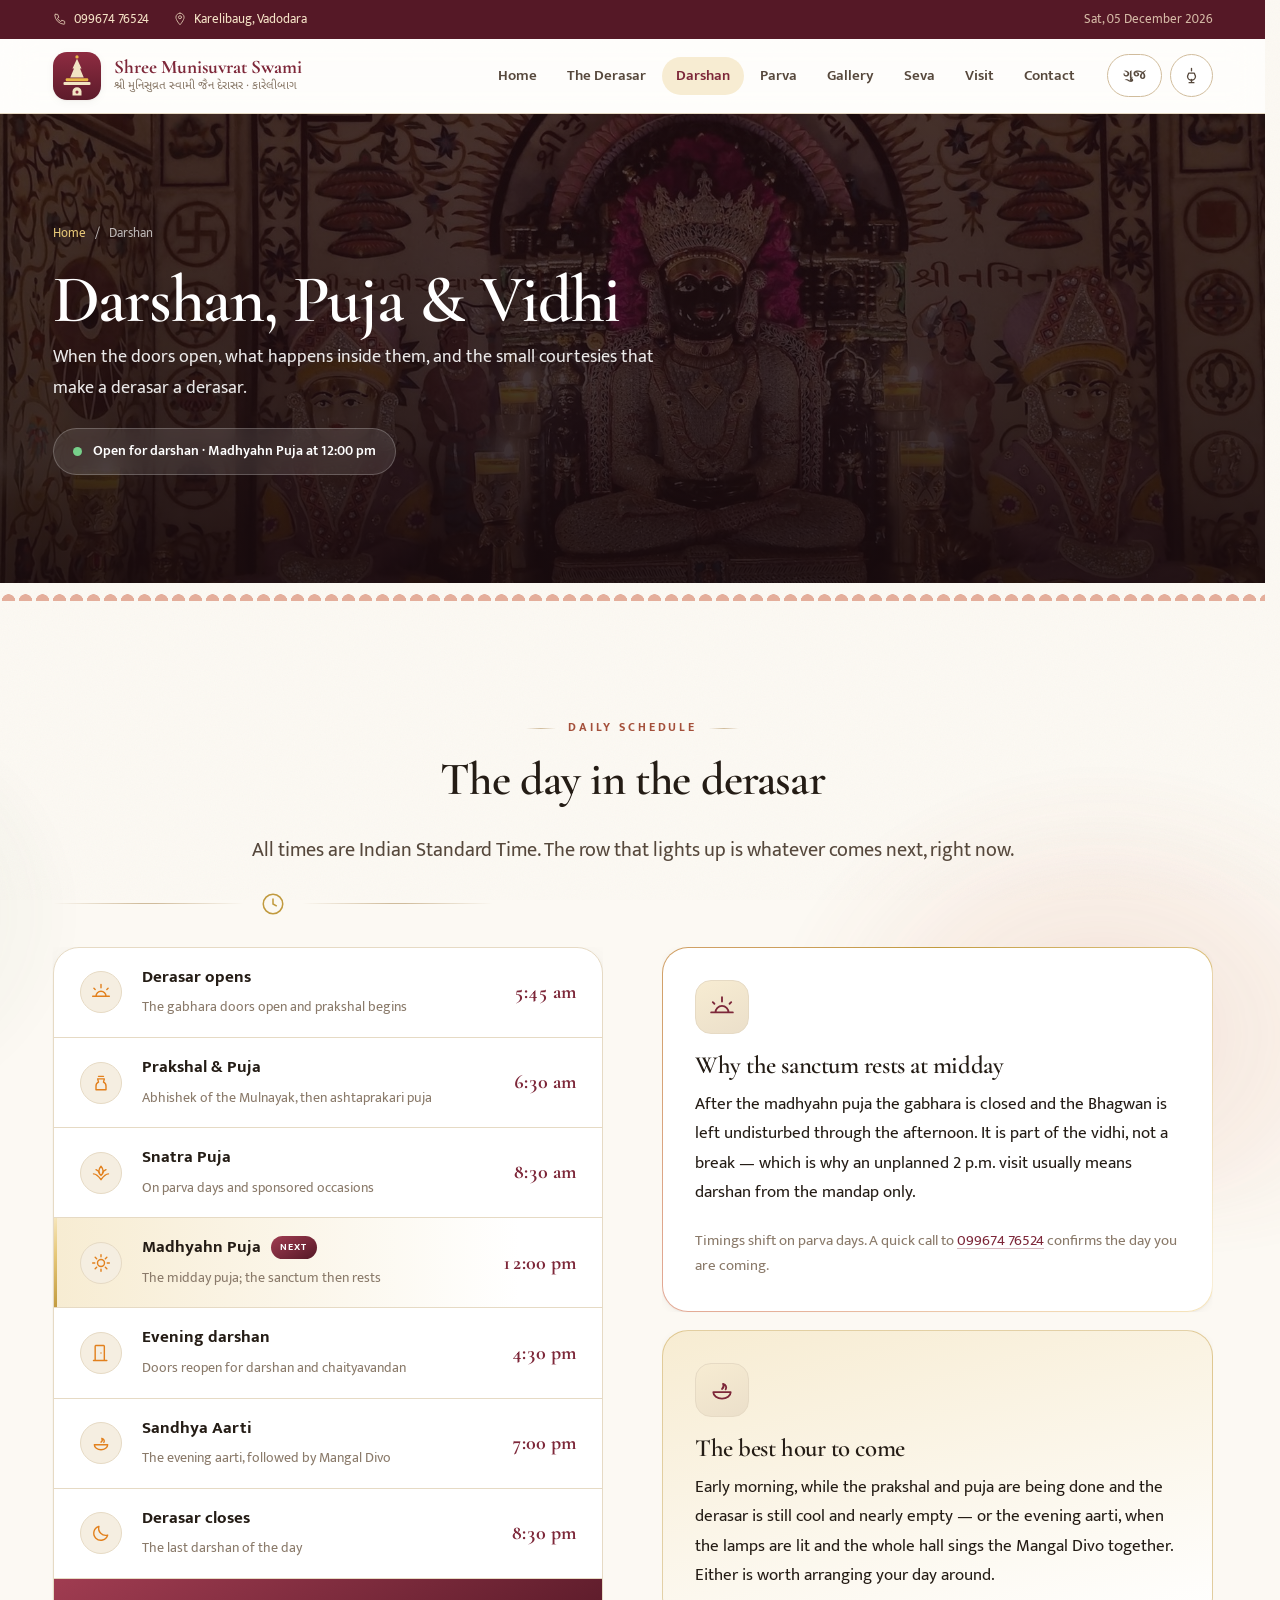
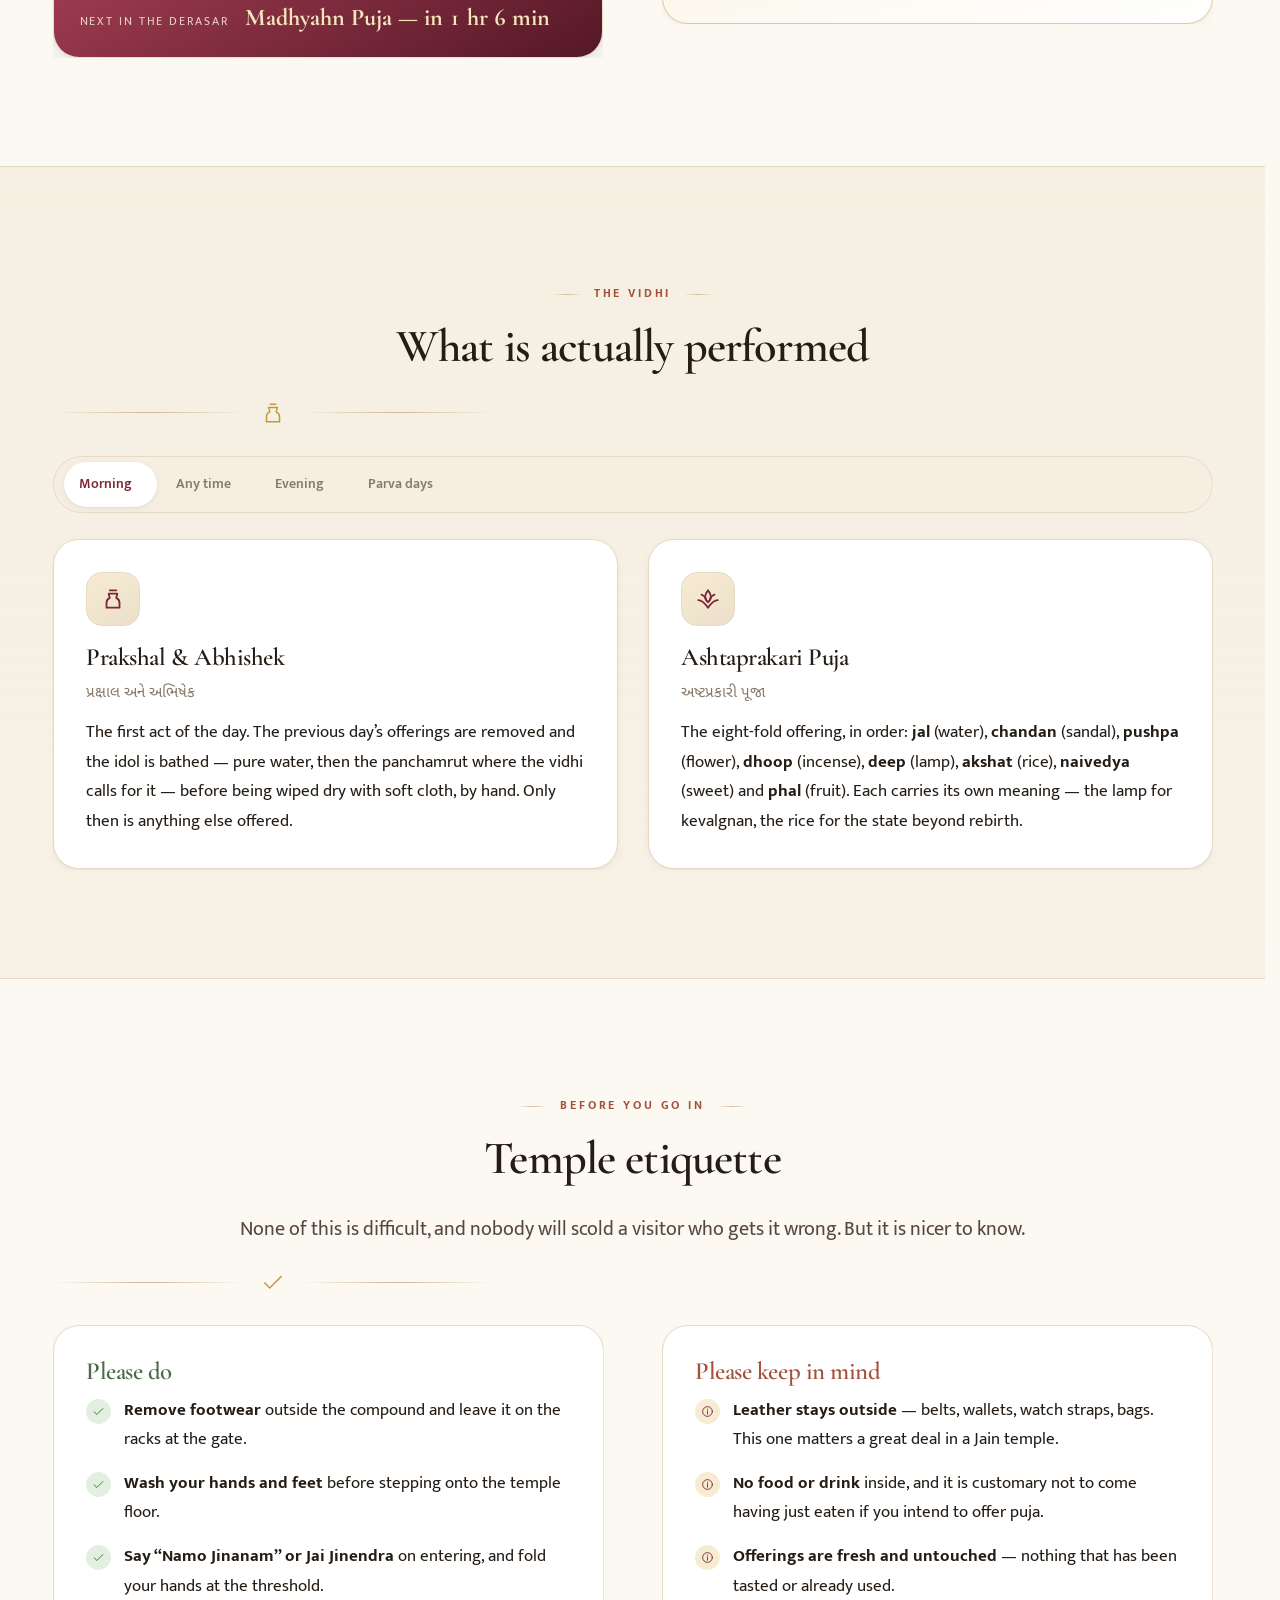
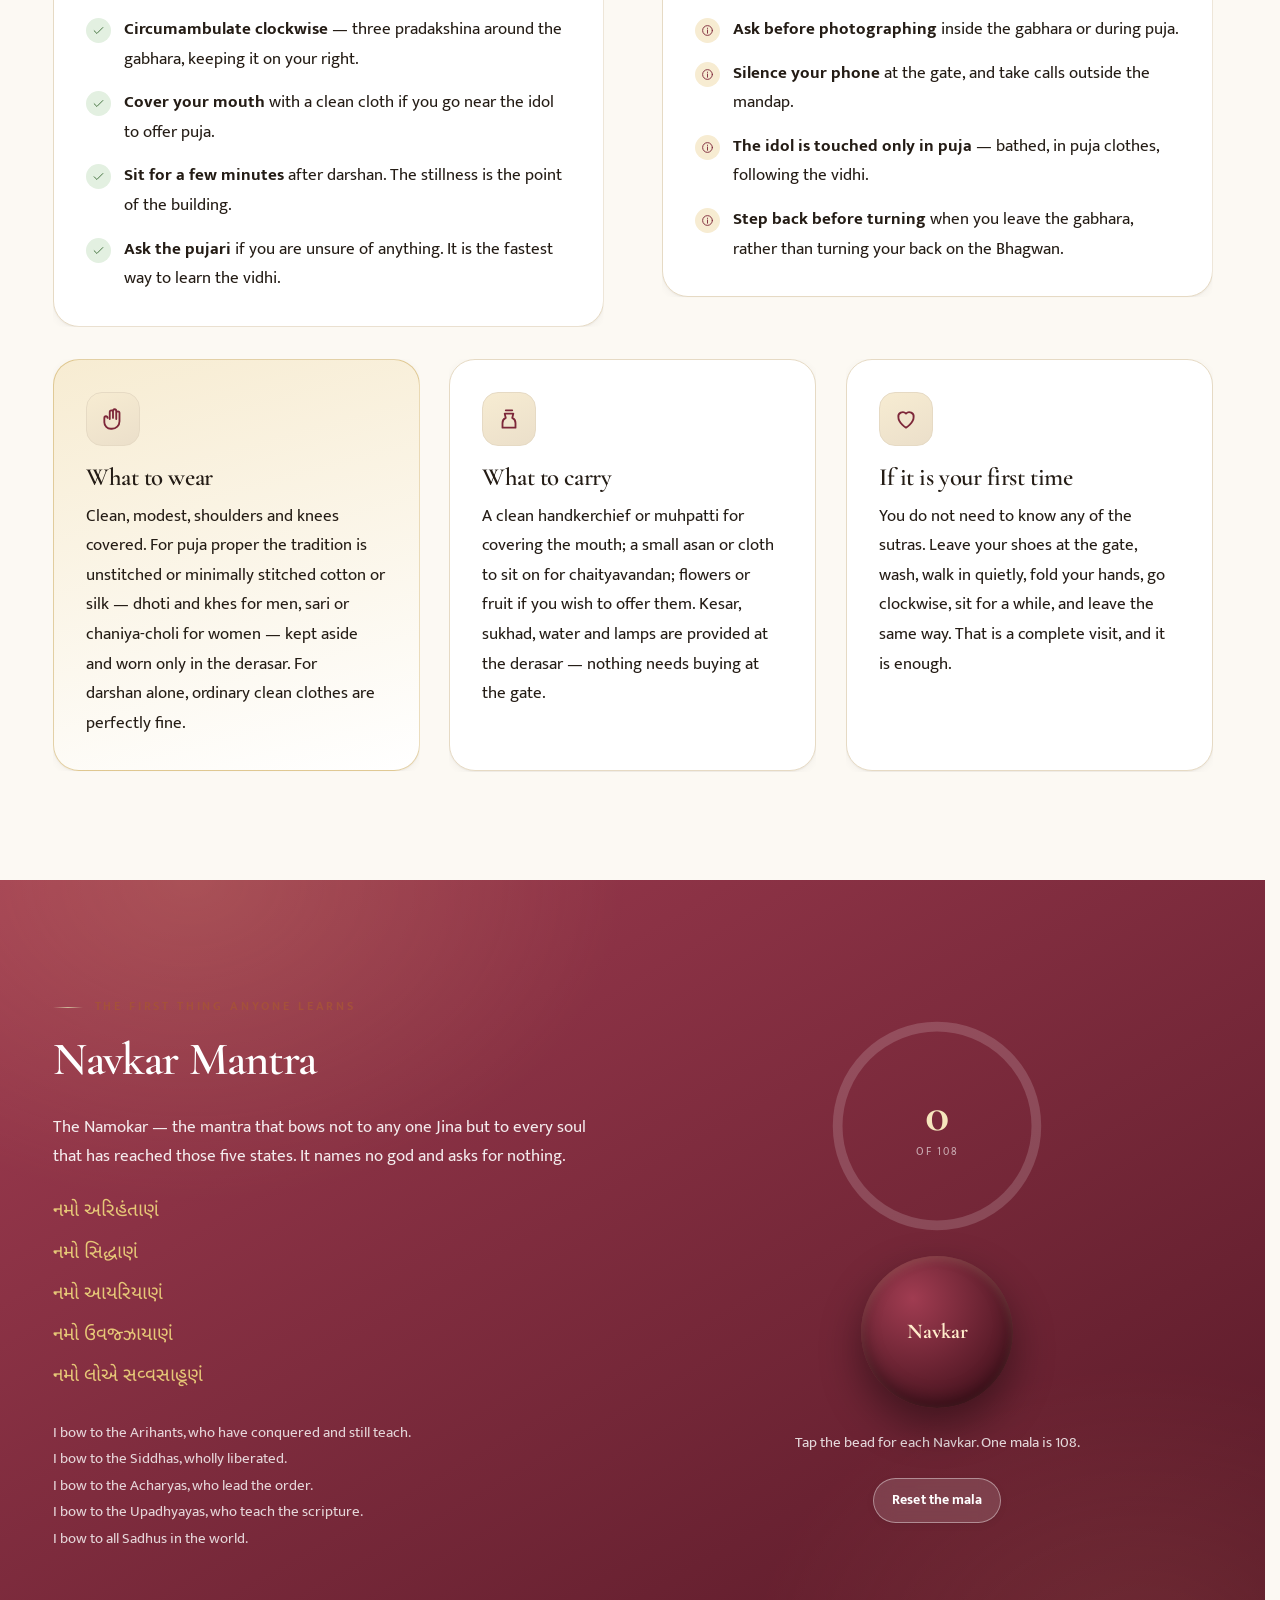
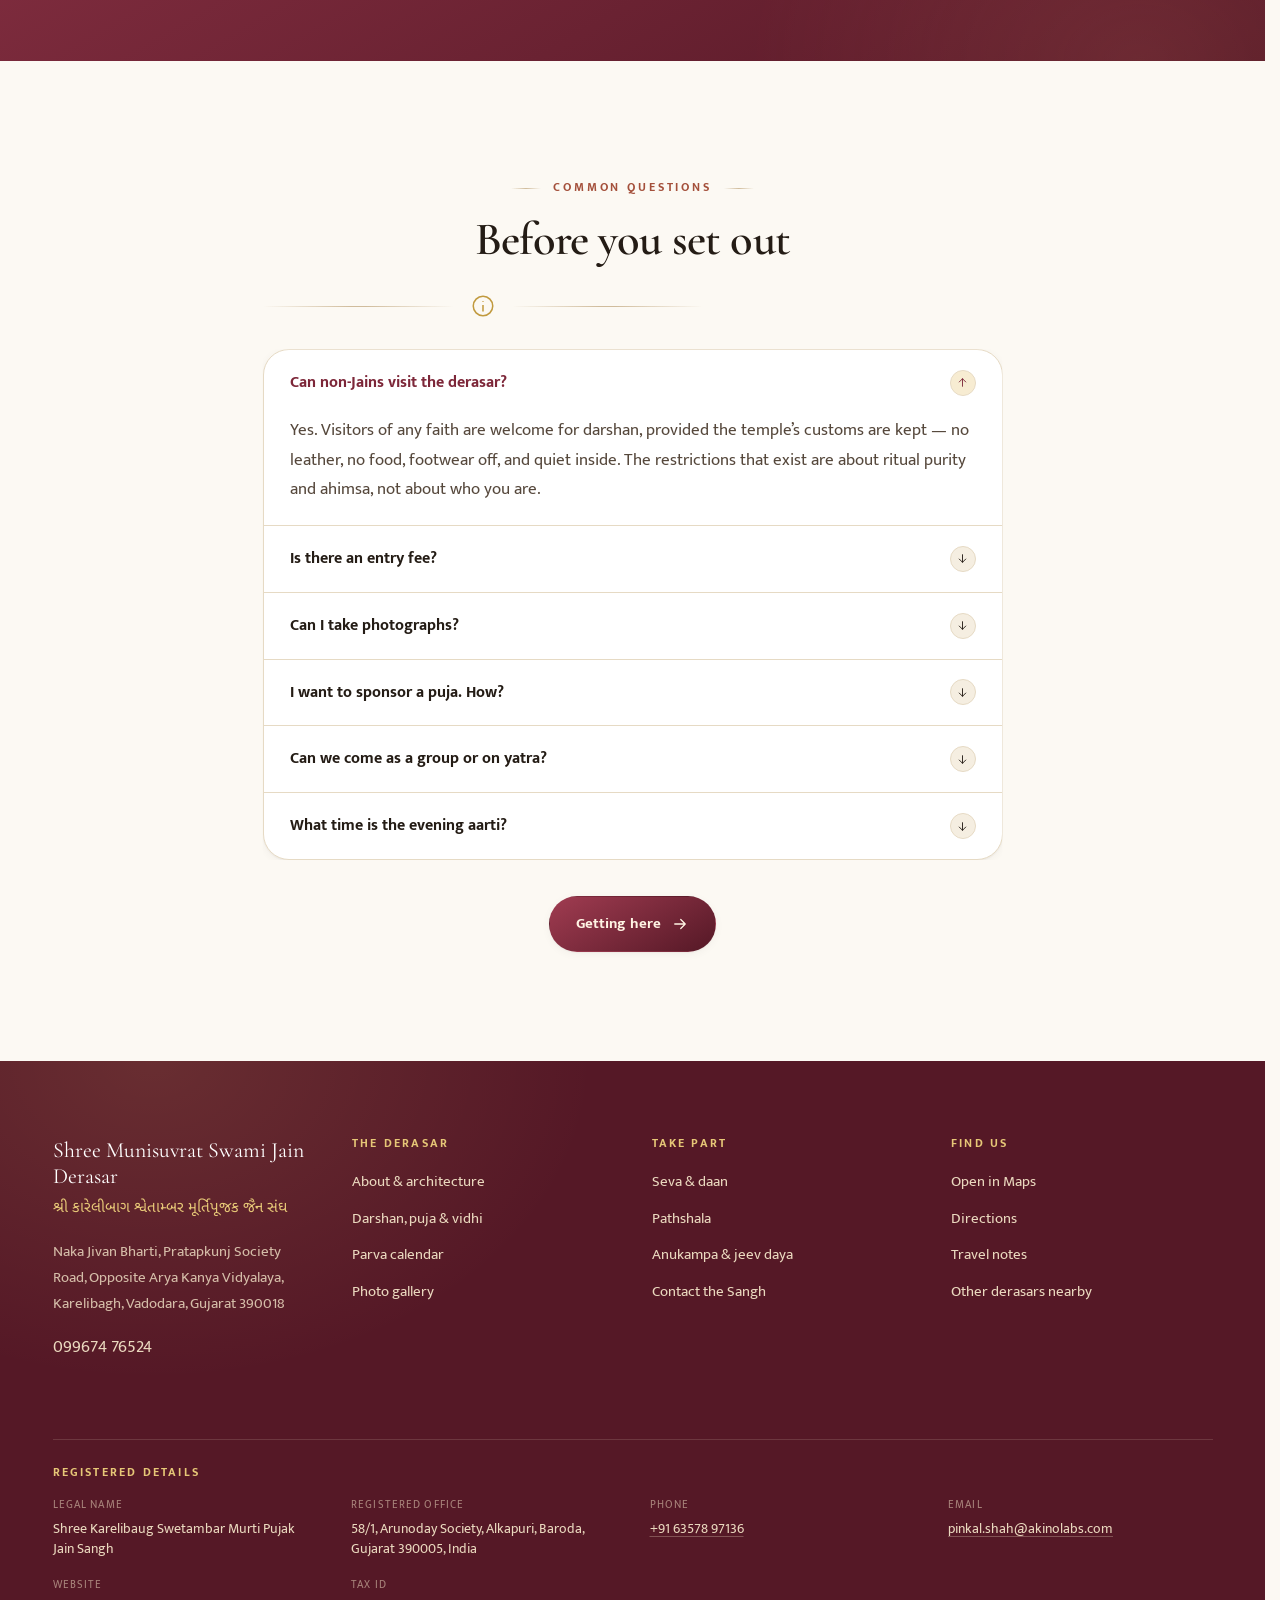
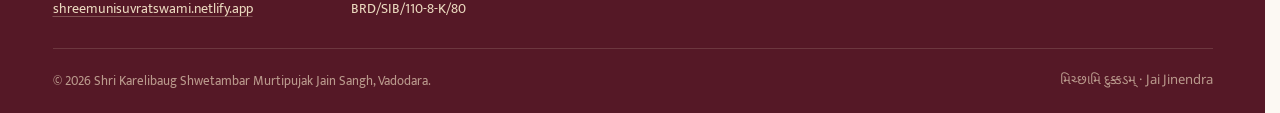
<file: darshan.html>
<!DOCTYPE html>
<html lang="en" data-lang="en" data-mode="day">
<head>
<meta charset="utf-8">
<meta name="viewport" content="width=device-width, initial-scale=1">
<title>Darshan, Puja &amp; Vidhi — timings and temple etiquette | Shree Munisuvrat Swami Jain Derasar</title>
<meta name="description" content="Darshan and aarti timings at Shree Munisuvrat Swami Jain Derasar, Karelibaug, Vadodara — the ashtaprakari puja, snatra puja, chaityavandan, what to wear and carry, temple etiquette, and the Navkar Mantra.">
<meta name="theme-color" content="#7d2739">
<link rel="icon" href="assets/img/favicon.svg" type="image/svg+xml">
<link rel="preconnect" href="https://fonts.googleapis.com">
<link rel="preconnect" href="https://fonts.gstatic.com" crossorigin>
<link href="https://fonts.googleapis.com/css2?family=Cormorant+Garamond:wght@400;500;600;700&family=Mukta:wght@300;400;600;700&family=Noto+Sans+Gujarati:wght@400;600;700&display=swap" rel="stylesheet">
<link rel="stylesheet" href="assets/css/style.css">
</head>
<body>
<a class="skip" href="#main">Skip to content</a>

<div class="topbar">
  <div class="wrap">
    <a href="tel:+919967476524"><i data-icon="phone"></i> 099674 76524</a>
    <a href="https://maps.app.goo.gl/kbTzvgjWpJrhCLjv8" target="_blank" rel="noopener"><i data-icon="pin"></i> Karelibaug, Vadodara</a>
    <span class="spacer"></span>
    <span class="topbar__date" data-today></span>
  </div>
</div>

<header class="site-head">
  <div class="wrap">
    <a class="brand" href="index.html">
      <img class="brand__mark" src="assets/img/favicon.svg" alt="" width="48" height="48">
      <span class="brand__txt">
        <span class="brand__name">Shree Munisuvrat Swami</span>
        <span class="brand__sub">શ્રી મુનિસુવ્રત સ્વામી જૈન દેરાસર · કારેલીબાગ</span>
      </span>
    </a>
    <nav class="nav" id="nav" aria-label="Main">
      <ul>
        <li><a href="index.html"><span data-en>Home</span><span data-gu class="gu">મુખ્ય પૃષ્ઠ</span></a></li>
        <li><a href="about.html"><span data-en>The Derasar</span><span data-gu class="gu">દેરાસર</span></a></li>
        <li><a href="darshan.html" aria-current="page"><span data-en>Darshan</span><span data-gu class="gu">દર્શન</span></a></li>
        <li><a href="events.html"><span data-en>Parva</span><span data-gu class="gu">પર્વ</span></a></li>
        <li><a href="gallery.html"><span data-en>Gallery</span><span data-gu class="gu">તસવીરો</span></a></li>
        <li><a href="seva.html"><span data-en>Seva</span><span data-gu class="gu">સેવા</span></a></li>
        <li><a href="visit.html"><span data-en>Visit</span><span data-gu class="gu">પધારો</span></a></li>
        <li><a href="contact.html"><span data-en>Contact</span><span data-gu class="gu">સંપર્ક</span></a></li>
      </ul>
    </nav>
    <div class="head-tools">
      <button class="icon-btn lang-btn" type="button">ગુજ</button>
      <button class="icon-btn mode-btn" type="button"></button>
      <button class="icon-btn nav-toggle" type="button" aria-expanded="false" aria-controls="nav" aria-label="Open menu"><i data-icon="menu"></i></button>
    </div>
  </div>
</header>
<div class="nav-scrim"></div>

<main id="main">

  <section class="pagehead">
    <img src="assets/img/hero-sanctum.jpg" alt="The Mulnayak ringed by ghee lamps at aarti" width="2000" height="1000">
    <div class="wrap pagehead__inner">
      <nav class="crumbs" aria-label="Breadcrumb"><a href="index.html">Home</a><span aria-hidden="true">/</span><span>Darshan</span></nav>
      <h1 class="kinetic">Darshan, Puja &amp; Vidhi</h1>
      <p>When the doors open, what happens inside them, and the small courtesies that make a derasar a derasar.</p>
      <div style="margin-top:24px"><span class="status" data-status-pill data-state="open"><span class="status__dot"></span><span>Loading…</span></span></div>
    </div>
  </section>
  <div class="frieze"></div>

  <!-- ===================== TIMINGS ===================== -->
  <section class="section">
    <div class="wrap">
      <div class="center">
        <span class="eyebrow">Daily schedule</span>
        <h2>The day in the derasar</h2>
        <p class="lede narrow">All times are Indian Standard Time. The row that lights up is whatever comes next, right now.</p>
        <div class="divider"><svg viewBox="0 0 24 24" fill="none" stroke="currentColor" stroke-width="1.4"><circle cx="12" cy="12" r="9"/><path d="M12 7v5l3.5 2"/></svg></div>
      </div>
      <div class="split split--top">
        <div class="timings" data-timings data-reveal="left"></div>
        <div class="grid" style="gap:18px">
          <article class="card card--feature" data-reveal="right">
            <span class="card__ico"><i data-icon="sunrise"></i></span>
            <h3>Why the sanctum rests at midday</h3>
            <p>After the madhyahn puja the gabhara is closed and the Bhagwan is left undisturbed through the afternoon. It is part of the vidhi, not a break — which is why an unplanned 2 p.m. visit usually means darshan from the mandap only.</p>
            <p class="card__note mb-0">Timings shift on parva days. A quick call to <a href="tel:+919967476524">099674 76524</a> confirms the day you are coming.</p>
          </article>
          <article class="card card--tint card--lift" data-reveal="right" style="--d:110ms">
            <span class="card__ico"><i data-icon="diya"></i></span>
            <h3>The best hour to come</h3>
            <p class="mb-0">Early morning, while the prakshal and puja are being done and the derasar is still cool and nearly empty — or the evening aarti, when the lamps are lit and the whole hall sings the Mangal Divo together. Either is worth arranging your day around.</p>
          </article>
        </div>
      </div>
    </div>
  </section>

  <!-- ===================== THE VIDHI, IN TABS ===================== -->
  <section class="section section--tint">
    <div class="wrap">
      <div class="center">
        <span class="eyebrow">The vidhi</span>
        <h2>What is actually performed</h2>
        <div class="divider"><svg viewBox="0 0 24 24" fill="none" stroke="currentColor" stroke-width="1.4"><path d="M9 4h6M8 7h8l-1 4a5 5 0 0 1 3 4.6V20H6v-4.4A5 5 0 0 1 9 11L8 7z"/></svg></div>
      </div>

      <div class="tabs" data-reveal>
        <div class="tabs__list" role="tablist" aria-label="Times of day">
          <button type="button" role="tab" id="vb-1" aria-controls="vp-1" aria-selected="true">Morning</button>
          <button type="button" role="tab" id="vb-2" aria-controls="vp-2" aria-selected="false">Any time</button>
          <button type="button" role="tab" id="vb-3" aria-controls="vp-3" aria-selected="false">Evening</button>
          <button type="button" role="tab" id="vb-4" aria-controls="vp-4" aria-selected="false">Parva days</button>
        </div>

        <div class="tabs__panel" role="tabpanel" id="vp-1" aria-labelledby="vb-1">
          <div class="grid g-2">
            <article class="card card--lift card--tilt">
              <span class="card__ico"><i data-icon="kalash"></i></span>
              <h3>Prakshal &amp; Abhishek</h3>
              <p class="card__gu gu">પ્રક્ષાલ અને અભિષેક</p>
              <p class="mb-0">The first act of the day. The previous day’s offerings are removed and the idol is bathed — pure water, then the panchamrut where the vidhi calls for it — before being wiped dry with soft cloth, by hand. Only then is anything else offered.</p>
            </article>
            <article class="card card--lift card--tilt">
              <span class="card__ico"><i data-icon="lotus"></i></span>
              <h3>Ashtaprakari Puja</h3>
              <p class="card__gu gu">અષ્ટપ્રકારી પૂજા</p>
              <p class="mb-0">The eight-fold offering, in order: <strong>jal</strong> (water), <strong>chandan</strong> (sandal), <strong>pushpa</strong> (flower), <strong>dhoop</strong> (incense), <strong>deep</strong> (lamp), <strong>akshat</strong> (rice), <strong>naivedya</strong> (sweet) and <strong>phal</strong> (fruit). Each carries its own meaning — the lamp for kevalgnan, the rice for the state beyond rebirth.</p>
            </article>
          </div>
        </div>

        <div class="tabs__panel" role="tabpanel" id="vp-2" aria-labelledby="vb-2" hidden>
          <div class="grid g-2">
            <article class="card card--lift card--tilt">
              <span class="card__ico"><i data-icon="hand"></i></span>
              <h3>Darshan</h3>
              <p class="card__gu gu">દર્શન</p>
              <p class="mb-0">Simply standing before the Bhagwan with folded hands. No vidhi, no preparation, no words needed. Three pradakshina around the gabhara, keeping it on your right, and a few minutes of stillness — that is a complete visit.</p>
            </article>
            <article class="card card--lift card--tilt">
              <span class="card__ico"><i data-icon="book"></i></span>
              <h3>Chaityavandan</h3>
              <p class="card__gu gu">ચૈત્યવંદન</p>
              <p class="mb-0">The seated vandana done facing the Bhagwan — sutras, stavan and the stuti, performed on the mandap floor rather than at the idol. This is what most visitors do, and it needs nothing but a clean cloth to sit on and a quiet quarter of an hour.</p>
            </article>
          </div>
        </div>

        <div class="tabs__panel" role="tabpanel" id="vp-3" aria-labelledby="vb-3" hidden>
          <div class="grid g-2">
            <article class="card card--lift card--tilt">
              <span class="card__ico"><i data-icon="diya"></i></span>
              <h3>Aarti &amp; Mangal Divo</h3>
              <p class="card__gu gu">આરતી અને મંગલ દીવો</p>
              <p class="mb-0">The evening close. The five-wick aarti is circled before the Bhagwan while the hall sings, and then the single-flame Mangal Divo. The verses for both are painted on marble panels beside the Simandhar Swami shrine here — no book needed.</p>
            </article>
            <article class="card card--lift card--tilt">
              <span class="card__ico"><i data-icon="star"></i></span>
              <h3>Angi</h3>
              <p class="card__gu gu">આંગી</p>
              <p class="mb-0">The adornment of the idol — fresh flowers, silver or gold foil, kesar work, a jewelled crown — arranged for parva days and sponsored occasions. It is why the Mulnayak looks different in different photographs of this derasar.</p>
            </article>
          </div>
        </div>

        <div class="tabs__panel" role="tabpanel" id="vp-4" aria-labelledby="vb-4" hidden>
          <div class="grid g-2">
            <article class="card card--lift card--tilt">
              <span class="card__ico"><i data-icon="dharma"></i></span>
              <h3>Snatra Puja</h3>
              <p class="card__gu gu">સ્નાત્ર પૂજા</p>
              <p class="mb-0">The ceremonial abhishek sung by the assembled Sangh, re-enacting the bathing of the newborn Tirthankara by the Indras on Meru. Usually sponsored — for a birthday, a tithi, a family remembrance — and performed with the whole hall joining the stavans.</p>
            </article>
            <article class="card card--lift card--tilt">
              <span class="card__ico"><i data-icon="calendar"></i></span>
              <h3>Bhavna &amp; sandhya bhakti</h3>
              <p class="card__gu gu">ભાવના</p>
              <p class="mb-0">On mahotsav evenings the aarti is followed by collective singing — stavans and bhavna, sometimes running late. These are the evenings the diyas are set along the whole compound wall.</p>
            </article>
          </div>
        </div>
      </div>
    </div>
  </section>

  <!-- ===================== ETIQUETTE ===================== -->
  <section class="section">
    <div class="wrap">
      <div class="center">
        <span class="eyebrow">Before you go in</span>
        <h2>Temple etiquette</h2>
        <p class="lede narrow">None of this is difficult, and nobody will scold a visitor who gets it wrong. But it is nicer to know.</p>
        <div class="divider"><svg viewBox="0 0 24 24" fill="none" stroke="currentColor" stroke-width="1.4"><path d="m4 12.5 5 5L20 6.5"/></svg></div>
      </div>
      <div class="split split--top">
        <div class="card" data-reveal="left">
          <h3 style="color:var(--leaf)">Please do</h3>
          <ul class="rules rules--do">
            <li><span class="rules__mark"><i data-icon="check"></i></span><span><strong>Remove footwear</strong> outside the compound and leave it on the racks at the gate.</span></li>
            <li><span class="rules__mark"><i data-icon="check"></i></span><span><strong>Wash your hands and feet</strong> before stepping onto the temple floor.</span></li>
            <li><span class="rules__mark"><i data-icon="check"></i></span><span><strong>Say “Namo Jinanam” or Jai Jinendra</strong> on entering, and fold your hands at the threshold.</span></li>
            <li><span class="rules__mark"><i data-icon="check"></i></span><span><strong>Circumambulate clockwise</strong> — three pradakshina around the gabhara, keeping it on your right.</span></li>
            <li><span class="rules__mark"><i data-icon="check"></i></span><span><strong>Cover your mouth</strong> with a clean cloth if you go near the idol to offer puja.</span></li>
            <li><span class="rules__mark"><i data-icon="check"></i></span><span><strong>Sit for a few minutes</strong> after darshan. The stillness is the point of the building.</span></li>
            <li><span class="rules__mark"><i data-icon="check"></i></span><span><strong>Ask the pujari</strong> if you are unsure of anything. It is the fastest way to learn the vidhi.</span></li>
          </ul>
        </div>
        <div class="card" data-reveal="right">
          <h3 style="color:var(--sandstone-d)">Please keep in mind</h3>
          <ul class="rules rules--mind">
            <li><span class="rules__mark"><i data-icon="info"></i></span><span><strong>Leather stays outside</strong> — belts, wallets, watch straps, bags. This one matters a great deal in a Jain temple.</span></li>
            <li><span class="rules__mark"><i data-icon="info"></i></span><span><strong>No food or drink</strong> inside, and it is customary not to come having just eaten if you intend to offer puja.</span></li>
            <li><span class="rules__mark"><i data-icon="info"></i></span><span><strong>Offerings are fresh and untouched</strong> — nothing that has been tasted or already used.</span></li>
            <li><span class="rules__mark"><i data-icon="info"></i></span><span><strong>Ask before photographing</strong> inside the gabhara or during puja.</span></li>
            <li><span class="rules__mark"><i data-icon="info"></i></span><span><strong>Silence your phone</strong> at the gate, and take calls outside the mandap.</span></li>
            <li><span class="rules__mark"><i data-icon="info"></i></span><span><strong>The idol is touched only in puja</strong> — bathed, in puja clothes, following the vidhi.</span></li>
            <li><span class="rules__mark"><i data-icon="info"></i></span><span><strong>Step back before turning</strong> when you leave the gabhara, rather than turning your back on the Bhagwan.</span></li>
          </ul>
        </div>
      </div>

      <div class="grid g-3" style="margin-top:32px">
        <article class="card card--tint card--tilt" data-reveal>
          <span class="card__ico"><i data-icon="hand"></i></span>
          <h3>What to wear</h3>
          <p class="mb-0">Clean, modest, shoulders and knees covered. For puja proper the tradition is unstitched or minimally stitched cotton or silk — dhoti and khes for men, sari or chaniya-choli for women — kept aside and worn only in the derasar. For darshan alone, ordinary clean clothes are perfectly fine.</p>
        </article>
        <article class="card card--lift card--tilt" data-reveal style="--d:100ms">
          <span class="card__ico"><i data-icon="kalash"></i></span>
          <h3>What to carry</h3>
          <p class="mb-0">A clean handkerchief or muhpatti for covering the mouth; a small asan or cloth to sit on for chaityavandan; flowers or fruit if you wish to offer them. Kesar, sukhad, water and lamps are provided at the derasar — nothing needs buying at the gate.</p>
        </article>
        <article class="card card--lift card--tilt" data-reveal style="--d:200ms">
          <span class="card__ico"><i data-icon="heart"></i></span>
          <h3>If it is your first time</h3>
          <p class="mb-0">You do not need to know any of the sutras. Leave your shoes at the gate, wash, walk in quietly, fold your hands, go clockwise, sit for a while, and leave the same way. That is a complete visit, and it is enough.</p>
        </article>
      </div>
    </div>
  </section>

  <!-- ===================== NAVKAR ===================== -->
  <section class="section section--deep">
    <div class="wrap">
      <div class="split" style="align-items:center">
        <div>
          <span class="eyebrow">The first thing anyone learns</span>
          <h2 class="mt-0">Navkar Mantra</h2>
          <p style="color:rgba(255,255,255,.9)">The Namokar — the mantra that bows not to any one Jina but to every soul that has reached those five states. It names no god and asks for nothing.</p>
          <p class="gu" style="font-size:1.2rem;line-height:2.15;color:var(--gold-l)">
            નમો અરિહંતાણં<br>
            નમો સિદ્ધાણં<br>
            નમો આયરિયાણં<br>
            નમો ઉવજ્ઝાયાણં<br>
            નમો લોએ સવ્વસાહૂણં
          </p>
          <p style="color:rgba(255,255,255,.8);font-size:.95rem;margin-bottom:0">
            I bow to the Arihants, who have conquered and still teach.<br>
            I bow to the Siddhas, wholly liberated.<br>
            I bow to the Acharyas, who lead the order.<br>
            I bow to the Upadhyayas, who teach the scripture.<br>
            I bow to all Sadhus in the world.
          </p>
        </div>
        <div class="japa" data-japa>
          <div class="japa__ring">
            <svg viewBox="0 0 200 200" aria-hidden="true">
              <defs><linearGradient id="japaGrad" x1="0" y1="0" x2="1" y2="1">
                <stop offset="0" stop-color="#f8ebc6"/><stop offset="1" stop-color="#c19a3e"/>
              </linearGradient></defs>
              <circle class="japa__track" cx="100" cy="100" r="92"/>
              <circle class="japa__prog"  cx="100" cy="100" r="92"/>
            </svg>
            <span class="japa__num"><b>0</b><small>of 108</small></span>
          </div>
          <button class="japa__tap" type="button">Navkar</button>
          <p class="japa__mala"></p>
          <button class="btn btn--glass btn--sm" type="button" data-japa-reset>Reset the mala</button>
        </div>
      </div>
    </div>
  </section>

  <!-- ===================== FAQ ===================== -->
  <section class="section">
    <div class="wrap narrow">
      <div class="center">
        <span class="eyebrow">Common questions</span>
        <h2>Before you set out</h2>
        <div class="divider"><svg viewBox="0 0 24 24" fill="none" stroke="currentColor" stroke-width="1.4"><circle cx="12" cy="12" r="9"/><path d="M12 11v6M12 7.6v.6"/></svg></div>
      </div>
      <div class="acc" data-reveal>
        <div class="acc__item">
          <button class="acc__head" type="button" aria-expanded="true" aria-controls="f1">Can non-Jains visit the derasar?</button>
          <div class="acc__panel" id="f1"><div><p>Yes. Visitors of any faith are welcome for darshan, provided the temple’s customs are kept — no leather, no food, footwear off, and quiet inside. The restrictions that exist are about ritual purity and ahimsa, not about who you are.</p></div></div>
        </div>
        <div class="acc__item">
          <button class="acc__head" type="button" aria-expanded="false" aria-controls="f2">Is there an entry fee?</button>
          <div class="acc__panel" id="f2"><div><p>No. Jain derasars do not charge for darshan. Offerings and seva are entirely voluntary and are made to the Sangh’s bhandar or to the trust directly.</p></div></div>
        </div>
        <div class="acc__item">
          <button class="acc__head" type="button" aria-expanded="false" aria-controls="f3">Can I take photographs?</button>
          <div class="acc__panel" id="f3"><div><p>Please ask at the derasar. Photography of the exterior and the mandap is usually accepted; photography of the idol inside the gabhara, and photography during puja, should not be assumed.</p></div></div>
        </div>
        <div class="acc__item">
          <button class="acc__head" type="button" aria-expanded="false" aria-controls="f4">I want to sponsor a puja. How?</button>
          <div class="acc__panel" id="f4"><div><p>Speak to the Sangh directly on <a href="tel:+919967476524">099674 76524</a>, or send the details through the <a href="seva.html">seva page</a>. Snatra puja, angi, ashtaprakari puja and the ghee for the evening lamps are all commonly sponsored, and dates for parva days go quickly.</p></div></div>
        </div>
        <div class="acc__item">
          <button class="acc__head" type="button" aria-expanded="false" aria-controls="f5">Can we come as a group or on yatra?</button>
          <div class="acc__panel" id="f5"><div><p>Yes, and it is worth telephoning ahead so the Sangh knows to expect you. Groups on tirth-yatra passing through Vadodara often stop here, and darshan can be arranged around the puja schedule.</p></div></div>
        </div>
        <div class="acc__item">
          <button class="acc__head" type="button" aria-expanded="false" aria-controls="f6">What time is the evening aarti?</button>
          <div class="acc__panel" id="f6"><div><p>Customarily around 7 p.m., which is what the schedule above shows. It moves with the season and with the parva calendar, and on mahotsav evenings it runs later — so confirm on the phone for the day you plan to come.</p></div></div>
        </div>
      </div>
      <div class="center" style="margin-top:36px">
        <a class="btn" href="visit.html">Getting here <i data-icon="arrow"></i></a>
      </div>
    </div>
  </section>

</main>

<footer class="site-foot">
  <div class="wrap">
    <div class="foot-grid">
      <div>
        <div class="foot-brand">Shree Munisuvrat Swami Jain Derasar</div>
        <p class="foot-guj">શ્રી કારેલીબાગ શ્વેતામ્બર મૂર્તિપૂજક જૈન સંઘ</p>
        <p style="font-size:.92rem;opacity:.85">Naka Jivan Bharti, Pratapkunj Society Road, Opposite Arya Kanya Vidyalaya, Karelibagh, Vadodara, Gujarat 390018</p>
        <p class="mb-0"><a href="tel:+919967476524">099674 76524</a></p>
      </div>
      <div>
        <h4>The derasar</h4>
        <ul>
          <li><a href="about.html">About &amp; architecture</a></li>
          <li><a href="darshan.html">Darshan, puja &amp; vidhi</a></li>
          <li><a href="events.html">Parva calendar</a></li>
          <li><a href="gallery.html">Photo gallery</a></li>
        </ul>
      </div>
      <div>
        <h4>Take part</h4>
        <ul>
          <li><a href="seva.html">Seva &amp; daan</a></li>
          <li><a href="seva.html#pathshala">Pathshala</a></li>
          <li><a href="seva.html#anukampa">Anukampa &amp; jeev daya</a></li>
          <li><a href="contact.html">Contact the Sangh</a></li>
        </ul>
      </div>
      <div>
        <h4>Find us</h4>
        <ul>
          <li><a href="https://maps.app.goo.gl/kbTzvgjWpJrhCLjv8" target="_blank" rel="noopener">Open in Maps</a></li>
          <li><a href="https://www.google.com/maps/dir/?api=1&amp;destination=22.3160642%2C73.1997035" target="_blank" rel="noopener">Directions</a></li>
          <li><a href="visit.html">Travel notes</a></li>
          <li><a href="visit.html#nearby">Other derasars nearby</a></li>
        </ul>
      </div>
    </div>
    <div class="foot-legal">
      <h4>Registered details</h4>
      <dl class="legal-grid">
        <div>
          <dt>Legal name</dt>
          <dd>Shree Karelibaug Swetambar Murti Pujak Jain Sangh</dd>
        </div>
        <div>
          <dt>Registered office</dt>
          <dd>58/1, Arunoday Society, Alkapuri, Baroda, Gujarat 390005, India</dd>
        </div>
        <div>
          <dt>Phone</dt>
          <dd><a href="tel:+916357897136">+91 63578 97136</a></dd>
        </div>
        <div>
          <dt>Email</dt>
          <dd><a href="mailto:pinkal.shah@akinolabs.com">pinkal.shah@akinolabs.com</a></dd>
        </div>
        <div>
          <dt>Website</dt>
          <dd><a href="https://shreemunisuvratswami.netlify.app/">shreemunisuvratswami.netlify.app</a></dd>
        </div>
        <div>
          <dt>Tax ID</dt>
          <dd>BRD/SIB/110-8-K/80</dd>
        </div>
      </dl>
    </div>
    <div class="foot-bottom">
      <span>© <span data-year></span> Shri Karelibaug Shwetambar Murtipujak Jain Sangh, Vadodara.</span>
      <span class="gu">મિચ્છામિ દુક્કડમ્ · Jai Jinendra</span>
    </div>
  </div>
</footer>

<script src="assets/js/data.js"></script>
<script src="assets/js/i18n.js"></script>
<script src="assets/js/site.js"></script>
</body>
</html>
</file>
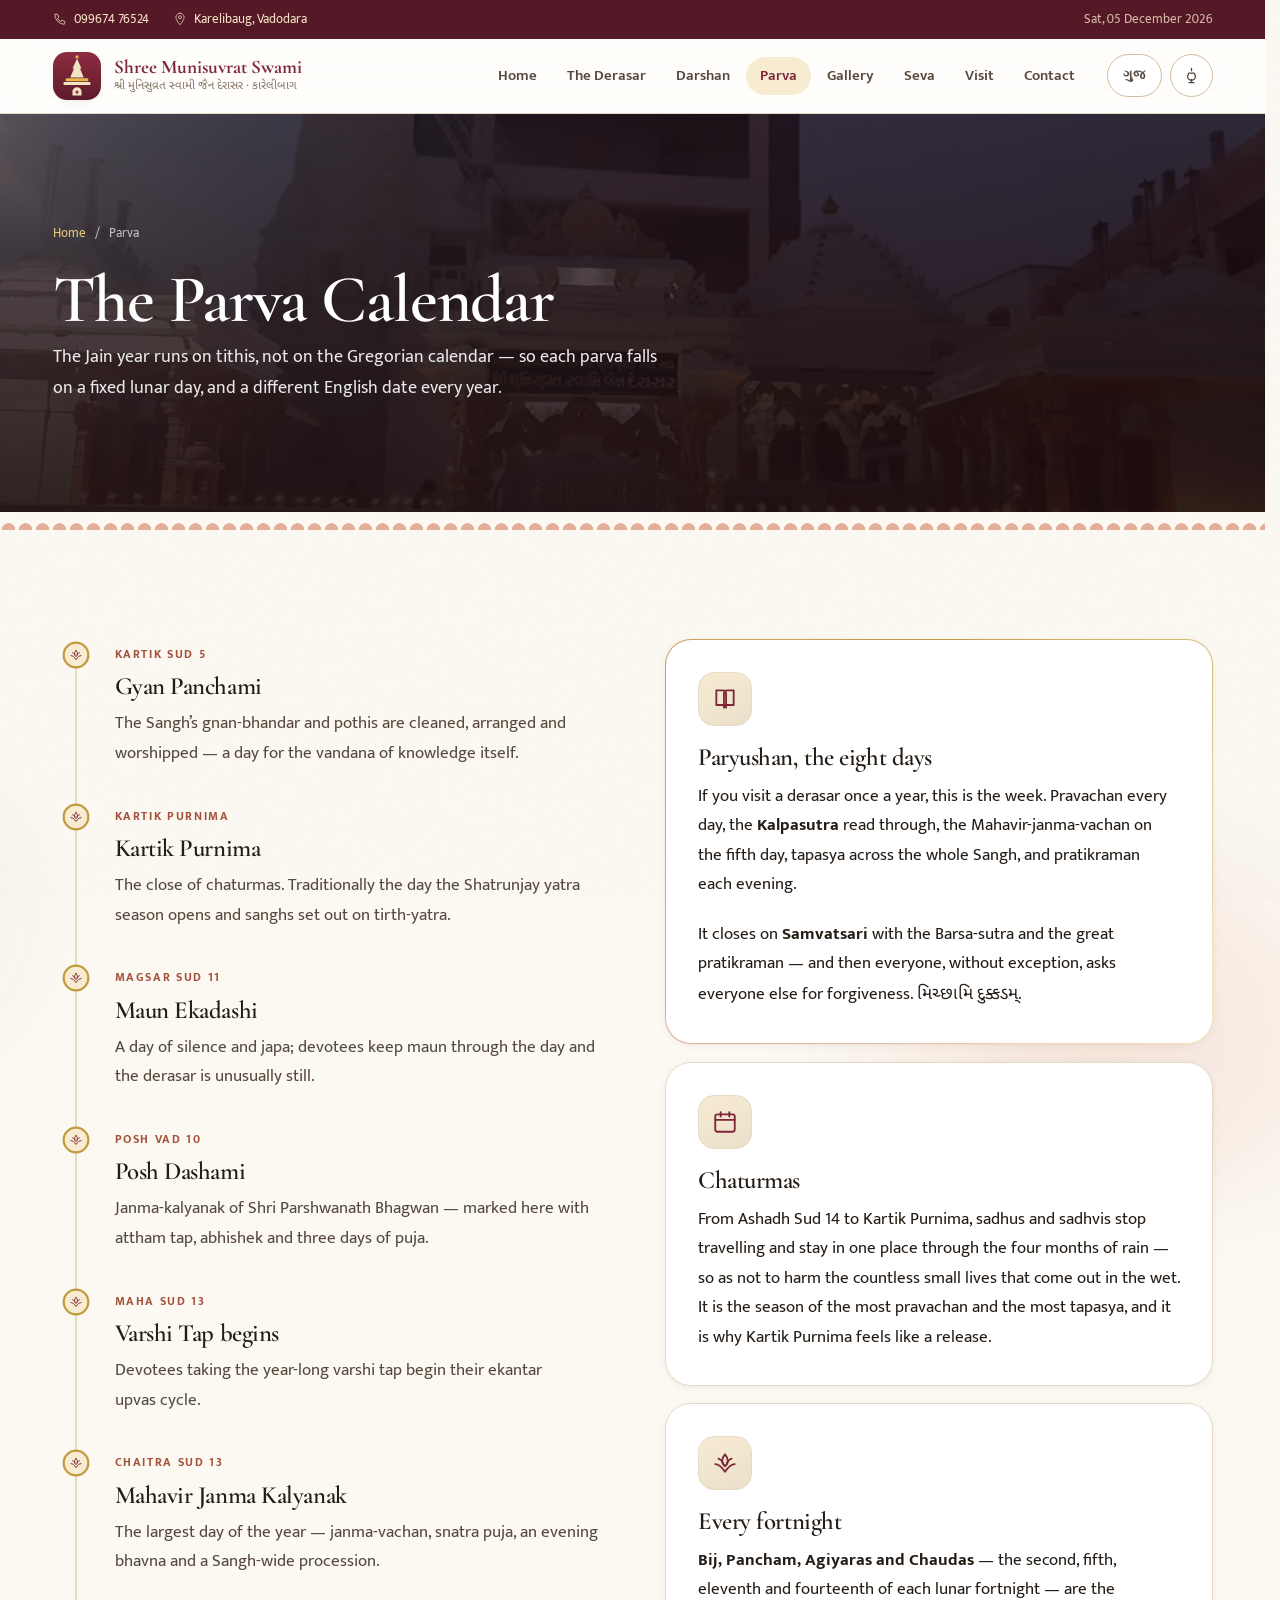
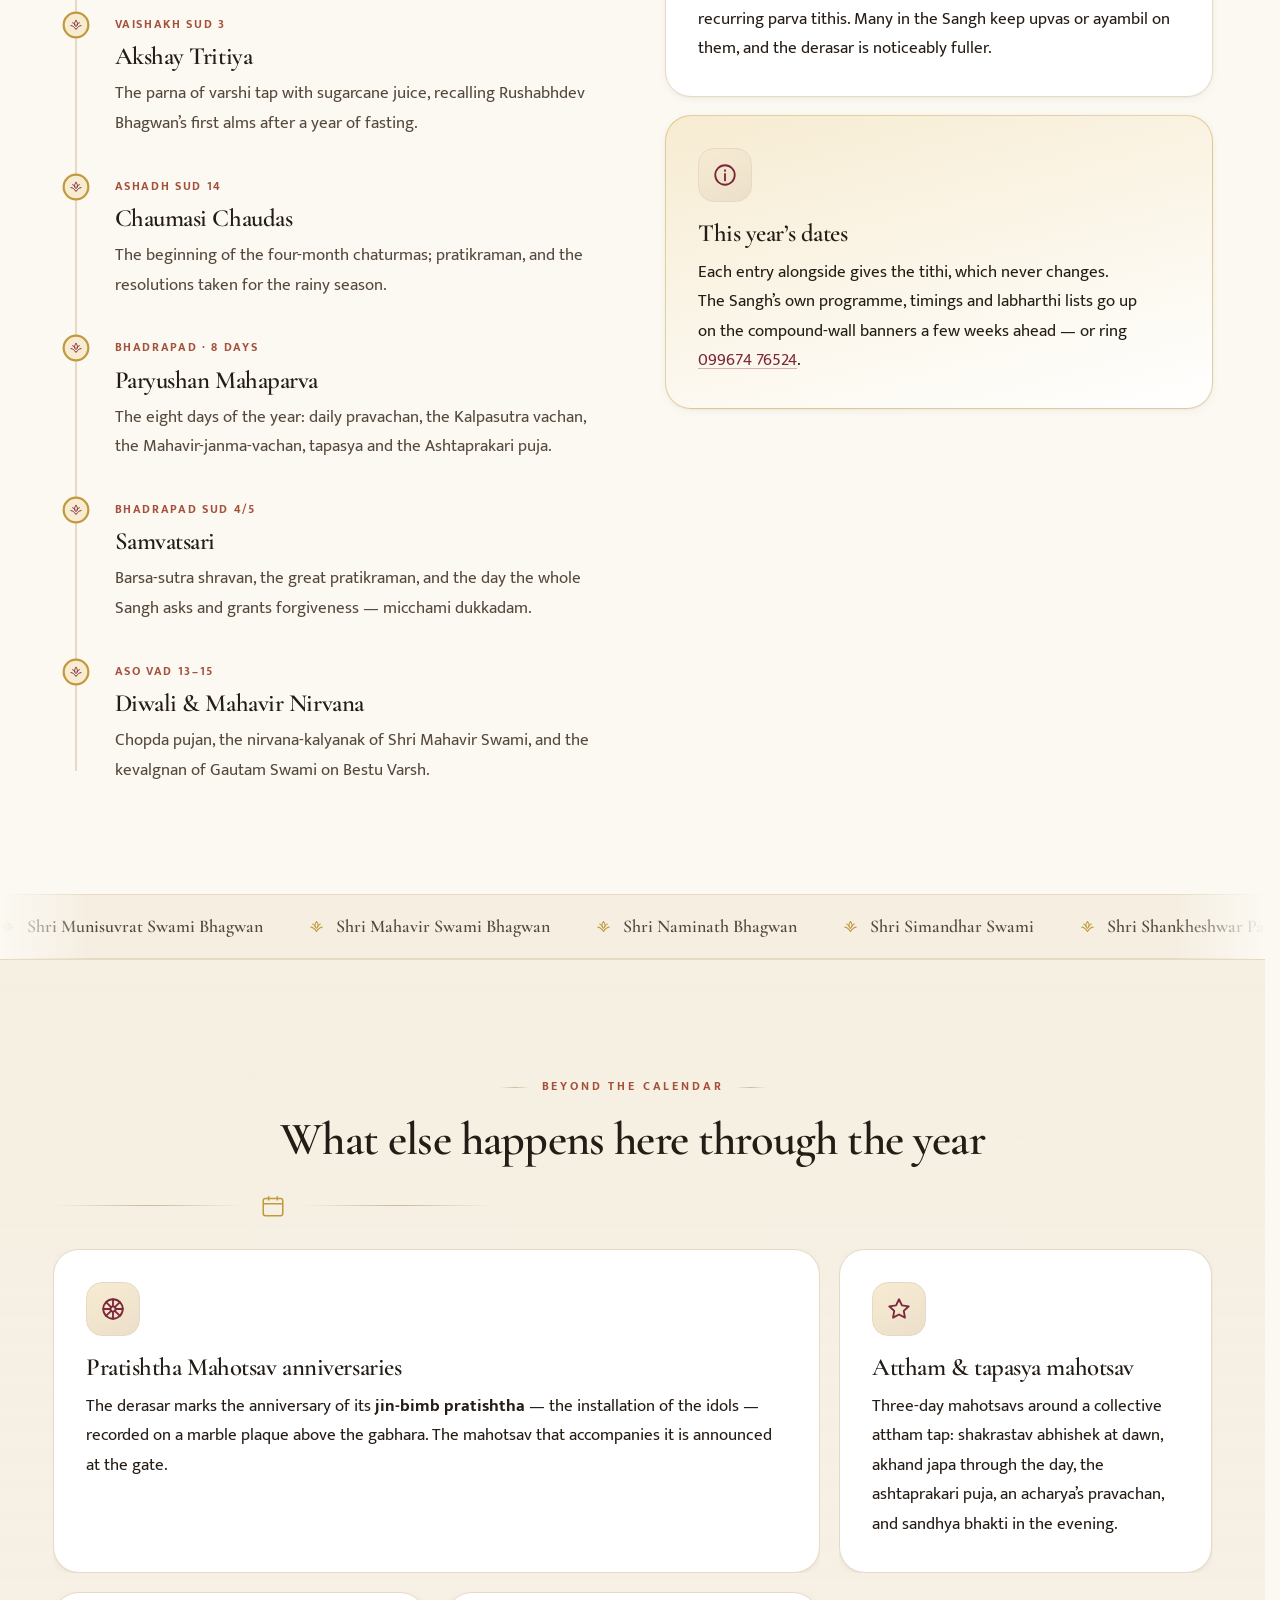
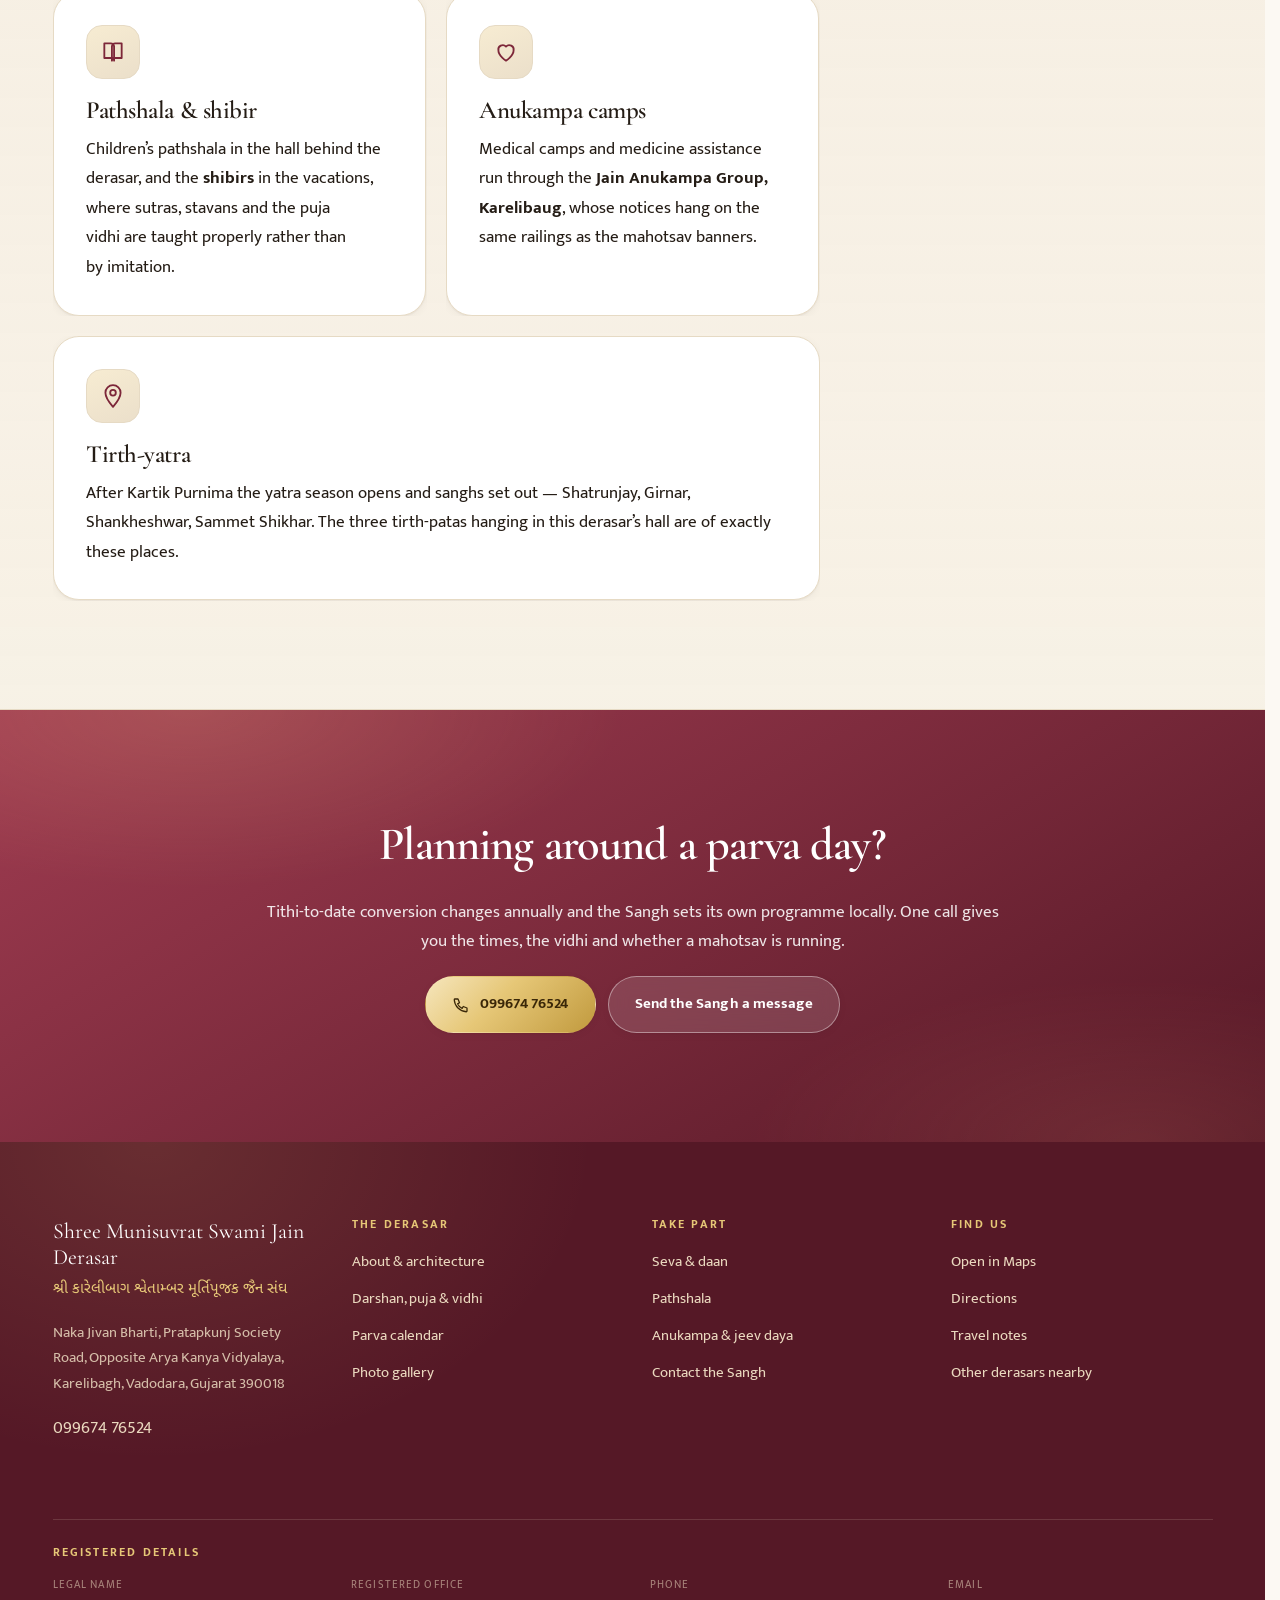
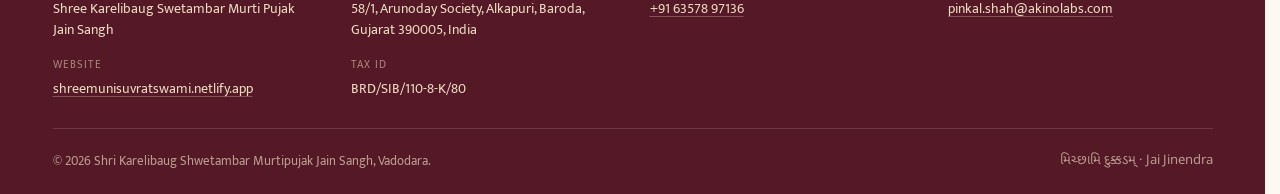
<file: events.html>
<!DOCTYPE html>
<html lang="en" data-lang="en" data-mode="day">
<head>
<meta charset="utf-8">
<meta name="viewport" content="width=device-width, initial-scale=1">
<title>Parva Calendar — festivals through the Jain year | Shree Munisuvrat Swami Jain Derasar</title>
<meta name="description" content="The Jain parva calendar as it is kept at Shree Munisuvrat Swami Jain Derasar, Karelibaug, Vadodara — Paryushan and Samvatsari, Mahavir Janma Kalyanak, Posh Dashami, Gyan Panchami, Diwali and the chaturmas.">
<meta name="theme-color" content="#7d2739">
<link rel="icon" href="assets/img/favicon.svg" type="image/svg+xml">
<link rel="preconnect" href="https://fonts.googleapis.com">
<link rel="preconnect" href="https://fonts.gstatic.com" crossorigin>
<link href="https://fonts.googleapis.com/css2?family=Cormorant+Garamond:wght@400;500;600;700&family=Mukta:wght@300;400;600;700&family=Noto+Sans+Gujarati:wght@400;600;700&display=swap" rel="stylesheet">
<link rel="stylesheet" href="assets/css/style.css">
</head>
<body>
<a class="skip" href="#main">Skip to content</a>

<div class="topbar">
  <div class="wrap">
    <a href="tel:+919967476524"><i data-icon="phone"></i> 099674 76524</a>
    <a href="https://maps.app.goo.gl/kbTzvgjWpJrhCLjv8" target="_blank" rel="noopener"><i data-icon="pin"></i> Karelibaug, Vadodara</a>
    <span class="spacer"></span>
    <span class="topbar__date" data-today></span>
  </div>
</div>

<header class="site-head">
  <div class="wrap">
    <a class="brand" href="index.html">
      <img class="brand__mark" src="assets/img/favicon.svg" alt="" width="48" height="48">
      <span class="brand__txt">
        <span class="brand__name">Shree Munisuvrat Swami</span>
        <span class="brand__sub">શ્રી મુનિસુવ્રત સ્વામી જૈન દેરાસર · કારેલીબાગ</span>
      </span>
    </a>
    <nav class="nav" id="nav" aria-label="Main">
      <ul>
        <li><a href="index.html"><span data-en>Home</span><span data-gu class="gu">મુખ્ય પૃષ્ઠ</span></a></li>
        <li><a href="about.html"><span data-en>The Derasar</span><span data-gu class="gu">દેરાસર</span></a></li>
        <li><a href="darshan.html"><span data-en>Darshan</span><span data-gu class="gu">દર્શન</span></a></li>
        <li><a href="events.html" aria-current="page"><span data-en>Parva</span><span data-gu class="gu">પર્વ</span></a></li>
        <li><a href="gallery.html"><span data-en>Gallery</span><span data-gu class="gu">તસવીરો</span></a></li>
        <li><a href="seva.html"><span data-en>Seva</span><span data-gu class="gu">સેવા</span></a></li>
        <li><a href="visit.html"><span data-en>Visit</span><span data-gu class="gu">પધારો</span></a></li>
        <li><a href="contact.html"><span data-en>Contact</span><span data-gu class="gu">સંપર્ક</span></a></li>
      </ul>
    </nav>
    <div class="head-tools">
      <button class="icon-btn lang-btn" type="button">ગુજ</button>
      <button class="icon-btn mode-btn" type="button"></button>
      <button class="icon-btn nav-toggle" type="button" aria-expanded="false" aria-controls="nav" aria-label="Open menu"><i data-icon="menu"></i></button>
    </div>
  </div>
</header>
<div class="nav-scrim"></div>

<main id="main">

  <section class="pagehead">
    <img src="assets/img/hero-dusk.jpg" alt="The derasar at dusk with rows of diyas along the compound wall" width="2000" height="1000">
    <div class="wrap pagehead__inner">
      <nav class="crumbs" aria-label="Breadcrumb"><a href="index.html">Home</a><span aria-hidden="true">/</span><span>Parva</span></nav>
      <h1 class="kinetic">The Parva Calendar</h1>
      <p>The Jain year runs on tithis, not on the Gregorian calendar — so each parva falls on a fixed lunar day, and a different English date every year.</p>
    </div>
  </section>
  <div class="frieze"></div>

  <section class="section">
    <div class="wrap">
      <div class="split split--top" style="gap:clamp(30px,5vw,68px)">
        <ul class="timeline" data-festivals></ul>
        <div class="grid sticky-side" style="gap:18px">
          <article class="card card--feature">
            <span class="card__ico"><i data-icon="book"></i></span>
            <h3>Paryushan, the eight days</h3>
            <p>If you visit a derasar once a year, this is the week. Pravachan every day, the <strong>Kalpasutra</strong> read through, the Mahavir-janma-vachan on the fifth day, tapasya across the whole Sangh, and pratikraman each evening.</p>
            <p class="mb-0">It closes on <strong>Samvatsari</strong> with the Barsa-sutra and the great pratikraman — and then everyone, without exception, asks everyone else for forgiveness. <span class="gu">મિચ્છામિ દુક્કડમ્</span>.</p>
          </article>
          <article class="card card--lift">
            <span class="card__ico"><i data-icon="calendar"></i></span>
            <h3>Chaturmas</h3>
            <p class="mb-0">From Ashadh Sud 14 to Kartik Purnima, sadhus and sadhvis stop travelling and stay in one place through the four months of rain — so as not to harm the countless small lives that come out in the wet. It is the season of the most pravachan and the most tapasya, and it is why Kartik Purnima feels like a release.</p>
          </article>
          <article class="card card--lift">
            <span class="card__ico"><i data-icon="lotus"></i></span>
            <h3>Every fortnight</h3>
            <p class="mb-0"><strong>Bij, Pancham, Agiyaras and Chaudas</strong> — the second, fifth, eleventh and fourteenth of each lunar fortnight — are the recurring parva tithis. Many in the Sangh keep upvas or ayambil on them, and the derasar is noticeably fuller.</p>
          </article>
          <article class="card card--tint">
            <span class="card__ico"><i data-icon="info"></i></span>
            <h3>This year’s dates</h3>
            <p class="mb-0">Each entry alongside gives the tithi, which never changes. The Sangh’s own programme, timings and labharthi lists go up on the compound-wall banners a few weeks ahead — or ring <a href="tel:+919967476524">099674 76524</a>.</p>
          </article>
        </div>
      </div>
    </div>
  </section>

  <div class="marquee" data-marquee="ticker" aria-hidden="true" style="--speed:50s"></div>

  <section class="section section--tint">
    <div class="wrap">
      <div class="center">
        <span class="eyebrow">Beyond the calendar</span>
        <h2>What else happens here through the year</h2>
        <div class="divider"><svg viewBox="0 0 24 24" fill="none" stroke="currentColor" stroke-width="1.4"><rect x="3" y="5" width="18" height="16" rx="2"/><path d="M8 3v4M16 3v4M3 10h18"/></svg></div>
      </div>
      <div class="bento">
        <article class="card b-wide card--lift card--tilt" data-reveal>
          <span class="card__ico"><i data-icon="dharma"></i></span>
          <h3>Pratishtha Mahotsav anniversaries</h3>
          <p class="mb-0">The derasar marks the anniversary of its <strong>jin-bimb pratishtha</strong> — the installation of the idols — recorded on a marble plaque above the gabhara. The mahotsav that accompanies it is announced at the gate.</p>
        </article>
        <article class="card card--lift card--tilt" data-reveal style="--d:80ms">
          <span class="card__ico"><i data-icon="star"></i></span>
          <h3>Attham &amp; tapasya mahotsav</h3>
          <p class="mb-0">Three-day mahotsavs around a collective attham tap: shakrastav abhishek at dawn, akhand japa through the day, the ashtaprakari puja, an acharya’s pravachan, and sandhya bhakti in the evening.</p>
        </article>
        <article class="card card--lift card--tilt" data-reveal style="--d:160ms">
          <span class="card__ico"><i data-icon="book"></i></span>
          <h3>Pathshala &amp; shibir</h3>
          <p class="mb-0">Children’s pathshala in the hall behind the derasar, and the <strong>shibirs</strong> in the vacations, where sutras, stavans and the puja vidhi are taught properly rather than by imitation.</p>
        </article>
        <article class="card card--lift card--tilt" data-reveal style="--d:240ms">
          <span class="card__ico"><i data-icon="heart"></i></span>
          <h3>Anukampa camps</h3>
          <p class="mb-0">Medical camps and medicine assistance run through the <strong>Jain Anukampa Group, Karelibaug</strong>, whose notices hang on the same railings as the mahotsav banners.</p>
        </article>
        <article class="card b-wide card--lift card--tilt" data-reveal style="--d:320ms">
          <span class="card__ico"><i data-icon="pin"></i></span>
          <h3>Tirth-yatra</h3>
          <p class="mb-0">After Kartik Purnima the yatra season opens and sanghs set out — Shatrunjay, Girnar, Shankheshwar, Sammet Shikhar. The three tirth-patas hanging in this derasar’s hall are of exactly these places.</p>
        </article>
      </div>
    </div>
  </section>

  <section class="section section--deep">
    <div class="wrap center narrow">
      <h2 class="mt-0">Planning around a parva day?</h2>
      <p style="color:rgba(255,255,255,.88)">Tithi-to-date conversion changes annually and the Sangh sets its own programme locally. One call gives you the times, the vidhi and whether a mahotsav is running.</p>
      <div class="btn-row" style="justify-content:center">
        <a class="btn btn--gold" href="tel:+919967476524"><i data-icon="phone"></i> 099674 76524</a>
        <a class="btn btn--glass" href="contact.html">Send the Sangh a message</a>
      </div>
    </div>
  </section>

</main>

<footer class="site-foot">
  <div class="wrap">
    <div class="foot-grid">
      <div>
        <div class="foot-brand">Shree Munisuvrat Swami Jain Derasar</div>
        <p class="foot-guj">શ્રી કારેલીબાગ શ્વેતામ્બર મૂર્તિપૂજક જૈન સંઘ</p>
        <p style="font-size:.92rem;opacity:.85">Naka Jivan Bharti, Pratapkunj Society Road, Opposite Arya Kanya Vidyalaya, Karelibagh, Vadodara, Gujarat 390018</p>
        <p class="mb-0"><a href="tel:+919967476524">099674 76524</a></p>
      </div>
      <div>
        <h4>The derasar</h4>
        <ul>
          <li><a href="about.html">About &amp; architecture</a></li>
          <li><a href="darshan.html">Darshan, puja &amp; vidhi</a></li>
          <li><a href="events.html">Parva calendar</a></li>
          <li><a href="gallery.html">Photo gallery</a></li>
        </ul>
      </div>
      <div>
        <h4>Take part</h4>
        <ul>
          <li><a href="seva.html">Seva &amp; daan</a></li>
          <li><a href="seva.html#pathshala">Pathshala</a></li>
          <li><a href="seva.html#anukampa">Anukampa &amp; jeev daya</a></li>
          <li><a href="contact.html">Contact the Sangh</a></li>
        </ul>
      </div>
      <div>
        <h4>Find us</h4>
        <ul>
          <li><a href="https://maps.app.goo.gl/kbTzvgjWpJrhCLjv8" target="_blank" rel="noopener">Open in Maps</a></li>
          <li><a href="https://www.google.com/maps/dir/?api=1&amp;destination=22.3160642%2C73.1997035" target="_blank" rel="noopener">Directions</a></li>
          <li><a href="visit.html">Travel notes</a></li>
          <li><a href="visit.html#nearby">Other derasars nearby</a></li>
        </ul>
      </div>
    </div>
    <div class="foot-legal">
      <h4>Registered details</h4>
      <dl class="legal-grid">
        <div>
          <dt>Legal name</dt>
          <dd>Shree Karelibaug Swetambar Murti Pujak Jain Sangh</dd>
        </div>
        <div>
          <dt>Registered office</dt>
          <dd>58/1, Arunoday Society, Alkapuri, Baroda, Gujarat 390005, India</dd>
        </div>
        <div>
          <dt>Phone</dt>
          <dd><a href="tel:+916357897136">+91 63578 97136</a></dd>
        </div>
        <div>
          <dt>Email</dt>
          <dd><a href="mailto:pinkal.shah@akinolabs.com">pinkal.shah@akinolabs.com</a></dd>
        </div>
        <div>
          <dt>Website</dt>
          <dd><a href="https://shreemunisuvratswami.netlify.app/">shreemunisuvratswami.netlify.app</a></dd>
        </div>
        <div>
          <dt>Tax ID</dt>
          <dd>BRD/SIB/110-8-K/80</dd>
        </div>
      </dl>
    </div>
    <div class="foot-bottom">
      <span>© <span data-year></span> Shri Karelibaug Shwetambar Murtipujak Jain Sangh, Vadodara.</span>
      <span class="gu">મિચ્છામિ દુક્કડમ્ · Jai Jinendra</span>
    </div>
  </div>
</footer>

<script src="assets/js/data.js"></script>
<script src="assets/js/i18n.js"></script>
<script src="assets/js/site.js"></script>
</body>
</html>
</file>
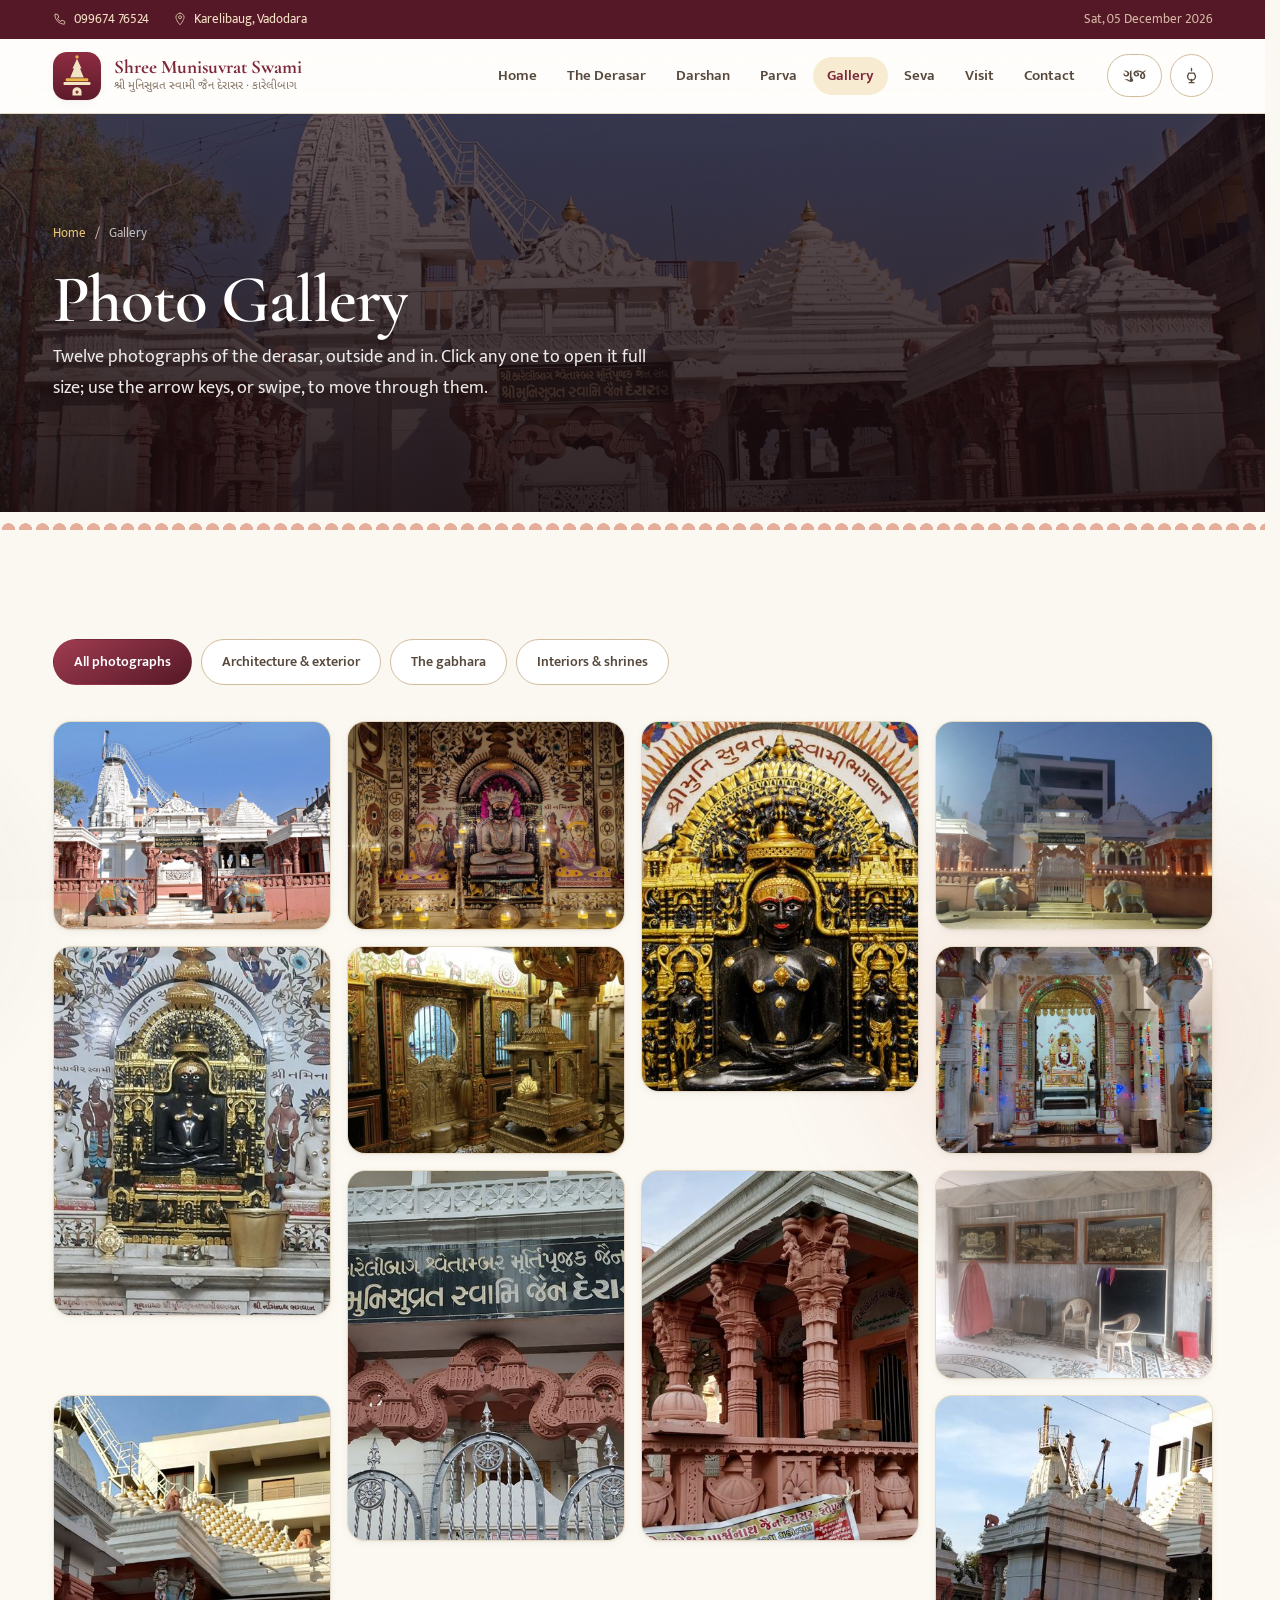
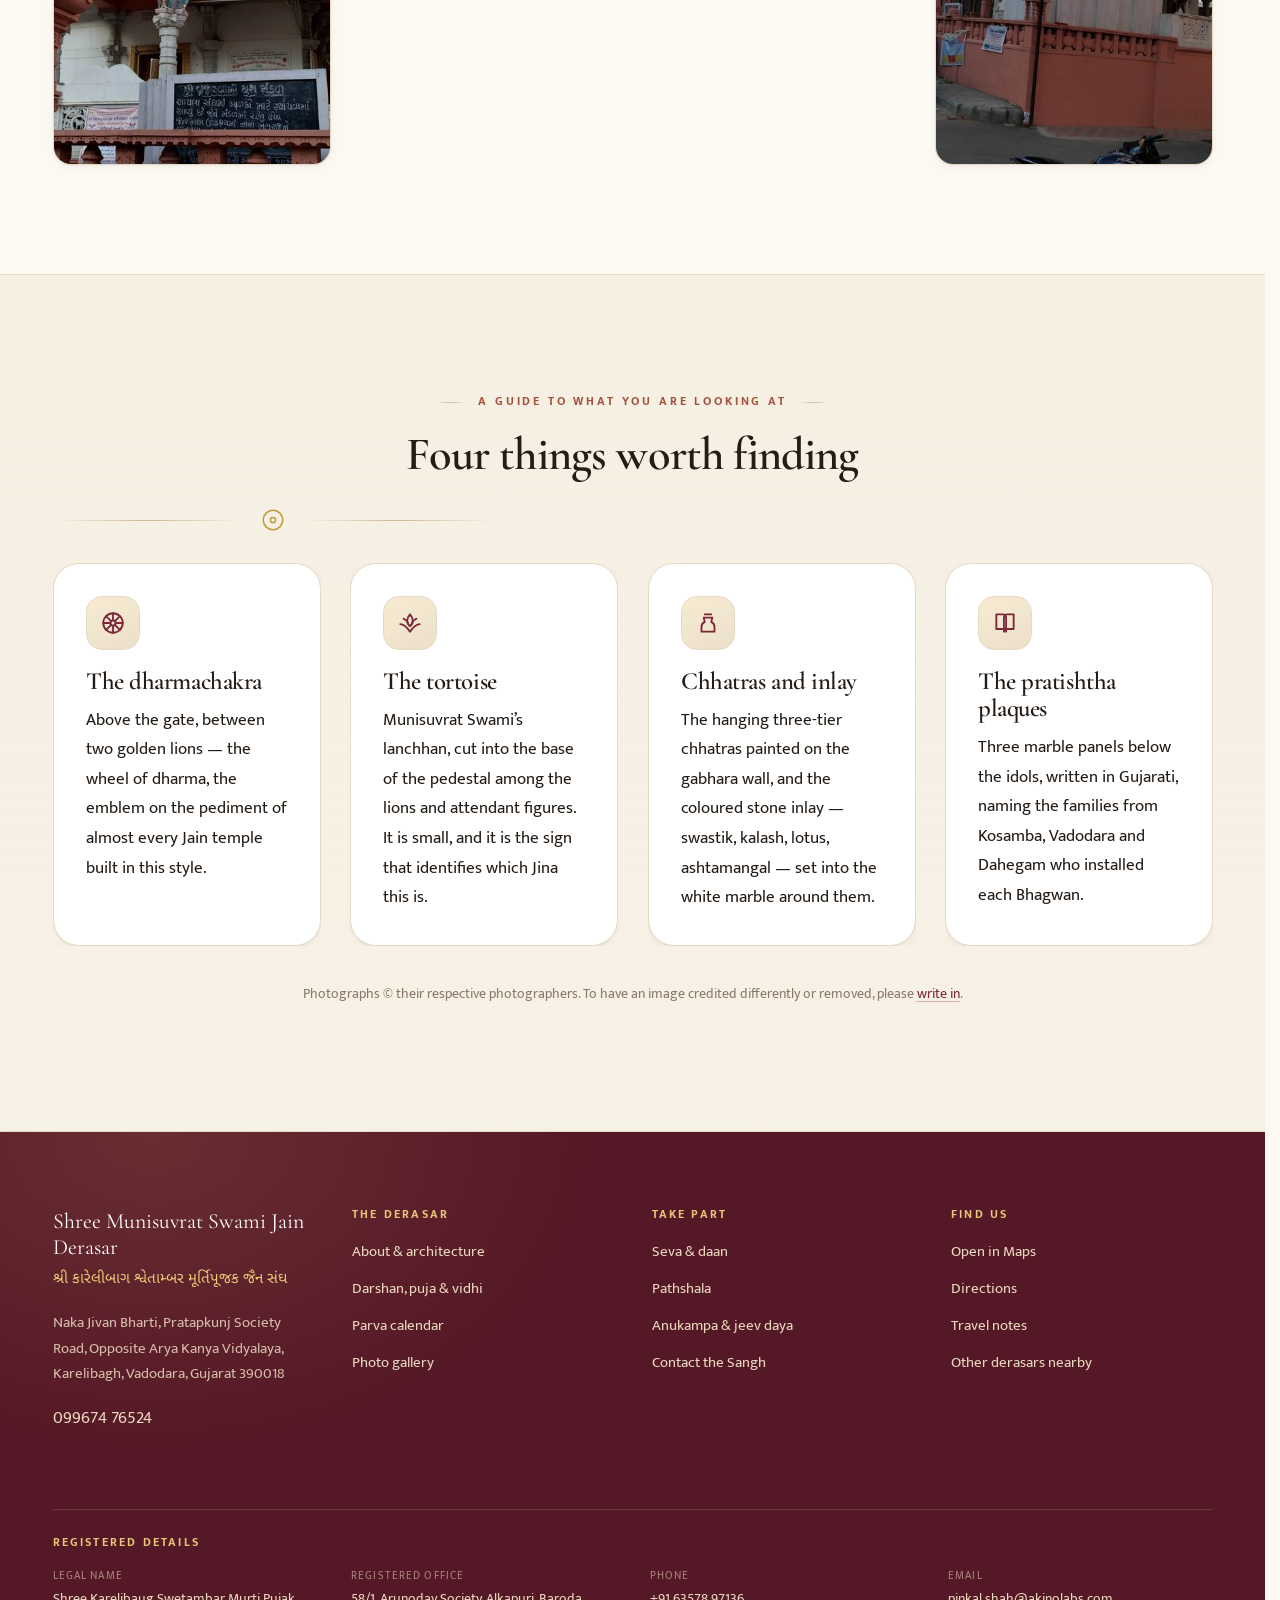
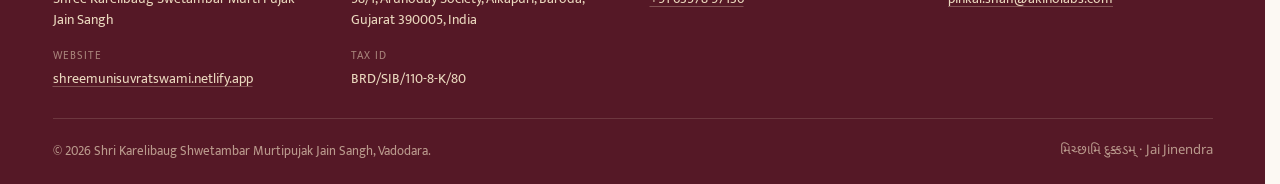
<file: gallery.html>
<!DOCTYPE html>
<html lang="en" data-lang="en" data-mode="day">
<head>
<meta charset="utf-8">
<meta name="viewport" content="width=device-width, initial-scale=1">
<title>Photo Gallery — the derasar in pictures | Shree Munisuvrat Swami Jain Derasar</title>
<meta name="description" content="Photographs of Shree Munisuvrat Swami Jain Derasar, Karelibaug, Vadodara — the shikhar-bandhi facade, the Mulnayak in the gabhara, the silver doors and rangmandap, the Ghantakarna Mahavir mandap and the tirth-pata hall.">
<meta name="theme-color" content="#7d2739">
<link rel="icon" href="assets/img/favicon.svg" type="image/svg+xml">
<link rel="preconnect" href="https://fonts.googleapis.com">
<link rel="preconnect" href="https://fonts.gstatic.com" crossorigin>
<link href="https://fonts.googleapis.com/css2?family=Cormorant+Garamond:wght@400;500;600;700&family=Mukta:wght@300;400;600;700&family=Noto+Sans+Gujarati:wght@400;600;700&display=swap" rel="stylesheet">
<link rel="stylesheet" href="assets/css/style.css">
</head>
<body>
<a class="skip" href="#main">Skip to content</a>

<div class="topbar">
  <div class="wrap">
    <a href="tel:+919967476524"><i data-icon="phone"></i> 099674 76524</a>
    <a href="https://maps.app.goo.gl/kbTzvgjWpJrhCLjv8" target="_blank" rel="noopener"><i data-icon="pin"></i> Karelibaug, Vadodara</a>
    <span class="spacer"></span>
    <span class="topbar__date" data-today></span>
  </div>
</div>

<header class="site-head">
  <div class="wrap">
    <a class="brand" href="index.html">
      <img class="brand__mark" src="assets/img/favicon.svg" alt="" width="48" height="48">
      <span class="brand__txt">
        <span class="brand__name">Shree Munisuvrat Swami</span>
        <span class="brand__sub">શ્રી મુનિસુવ્રત સ્વામી જૈન દેરાસર · કારેલીબાગ</span>
      </span>
    </a>
    <nav class="nav" id="nav" aria-label="Main">
      <ul>
        <li><a href="index.html"><span data-en>Home</span><span data-gu class="gu">મુખ્ય પૃષ્ઠ</span></a></li>
        <li><a href="about.html"><span data-en>The Derasar</span><span data-gu class="gu">દેરાસર</span></a></li>
        <li><a href="darshan.html"><span data-en>Darshan</span><span data-gu class="gu">દર્શન</span></a></li>
        <li><a href="events.html"><span data-en>Parva</span><span data-gu class="gu">પર્વ</span></a></li>
        <li><a href="gallery.html" aria-current="page"><span data-en>Gallery</span><span data-gu class="gu">તસવીરો</span></a></li>
        <li><a href="seva.html"><span data-en>Seva</span><span data-gu class="gu">સેવા</span></a></li>
        <li><a href="visit.html"><span data-en>Visit</span><span data-gu class="gu">પધારો</span></a></li>
        <li><a href="contact.html"><span data-en>Contact</span><span data-gu class="gu">સંપર્ક</span></a></li>
      </ul>
    </nav>
    <div class="head-tools">
      <button class="icon-btn lang-btn" type="button">ગુજ</button>
      <button class="icon-btn mode-btn" type="button"></button>
      <button class="icon-btn nav-toggle" type="button" aria-expanded="false" aria-controls="nav" aria-label="Open menu"><i data-icon="menu"></i></button>
    </div>
  </div>
</header>
<div class="nav-scrim"></div>

<main id="main">

  <section class="pagehead">
    <img src="assets/img/hero-facade.jpg" alt="The facade of the derasar in white marble and rose sandstone" width="2000" height="1000">
    <div class="wrap pagehead__inner">
      <nav class="crumbs" aria-label="Breadcrumb"><a href="index.html">Home</a><span aria-hidden="true">/</span><span>Gallery</span></nav>
      <h1 class="kinetic">Photo Gallery</h1>
      <p>Twelve photographs of the derasar, outside and in. Click any one to open it full size; use the arrow keys, or swipe, to move through them.</p>
    </div>
  </section>
  <div class="frieze"></div>

  <section class="section">
    <div class="wrap">
      <div class="filters center">
        <button class="chip" type="button" data-filter="all" aria-pressed="true">All photographs</button>
        <button class="chip" type="button" data-filter="architecture" aria-pressed="false">Architecture &amp; exterior</button>
        <button class="chip" type="button" data-filter="sanctum" aria-pressed="false">The gabhara</button>
        <button class="chip" type="button" data-filter="interior" aria-pressed="false">Interiors &amp; shrines</button>
      </div>
      <div class="gallery" data-gallery></div>
    </div>
  </section>

  <section class="section section--tint">
    <div class="wrap">
      <div class="center">
        <span class="eyebrow">A guide to what you are looking at</span>
        <h2>Four things worth finding</h2>
        <div class="divider"><svg viewBox="0 0 24 24" fill="none" stroke="currentColor" stroke-width="1.4"><circle cx="12" cy="12" r="9"/><circle cx="12" cy="12" r="2.4"/></svg></div>
      </div>
      <div class="grid g-4">
        <article class="card card--lift card--tilt" data-reveal>
          <span class="card__ico"><i data-icon="dharma"></i></span>
          <h3>The dharmachakra</h3>
          <p class="mb-0">Above the gate, between two golden lions — the wheel of dharma, the emblem on the pediment of almost every Jain temple built in this style.</p>
        </article>
        <article class="card card--lift card--tilt" data-reveal style="--d:90ms">
          <span class="card__ico"><i data-icon="lotus"></i></span>
          <h3>The tortoise</h3>
          <p class="mb-0">Munisuvrat Swami’s lanchhan, cut into the base of the pedestal among the lions and attendant figures. It is small, and it is the sign that identifies which Jina this is.</p>
        </article>
        <article class="card card--lift card--tilt" data-reveal style="--d:180ms">
          <span class="card__ico"><i data-icon="kalash"></i></span>
          <h3>Chhatras and inlay</h3>
          <p class="mb-0">The hanging three-tier chhatras painted on the gabhara wall, and the coloured stone inlay — swastik, kalash, lotus, ashtamangal — set into the white marble around them.</p>
        </article>
        <article class="card card--lift card--tilt" data-reveal style="--d:270ms">
          <span class="card__ico"><i data-icon="book"></i></span>
          <h3>The pratishtha plaques</h3>
          <p class="mb-0">Three marble panels below the idols, written in Gujarati, naming the families from Kosamba, Vadodara and Dahegam who installed each Bhagwan.</p>
        </article>
      </div>
      <p class="center" style="margin-top:36px;font-size:.86rem;color:var(--ink-faint)">Photographs © their respective photographers. To have an image credited differently or removed, please <a href="contact.html">write in</a>.</p>
    </div>
  </section>

</main>

<footer class="site-foot">
  <div class="wrap">
    <div class="foot-grid">
      <div>
        <div class="foot-brand">Shree Munisuvrat Swami Jain Derasar</div>
        <p class="foot-guj">શ્રી કારેલીબાગ શ્વેતામ્બર મૂર્તિપૂજક જૈન સંઘ</p>
        <p style="font-size:.92rem;opacity:.85">Naka Jivan Bharti, Pratapkunj Society Road, Opposite Arya Kanya Vidyalaya, Karelibagh, Vadodara, Gujarat 390018</p>
        <p class="mb-0"><a href="tel:+919967476524">099674 76524</a></p>
      </div>
      <div>
        <h4>The derasar</h4>
        <ul>
          <li><a href="about.html">About &amp; architecture</a></li>
          <li><a href="darshan.html">Darshan, puja &amp; vidhi</a></li>
          <li><a href="events.html">Parva calendar</a></li>
          <li><a href="gallery.html">Photo gallery</a></li>
        </ul>
      </div>
      <div>
        <h4>Take part</h4>
        <ul>
          <li><a href="seva.html">Seva &amp; daan</a></li>
          <li><a href="seva.html#pathshala">Pathshala</a></li>
          <li><a href="seva.html#anukampa">Anukampa &amp; jeev daya</a></li>
          <li><a href="contact.html">Contact the Sangh</a></li>
        </ul>
      </div>
      <div>
        <h4>Find us</h4>
        <ul>
          <li><a href="https://maps.app.goo.gl/kbTzvgjWpJrhCLjv8" target="_blank" rel="noopener">Open in Maps</a></li>
          <li><a href="https://www.google.com/maps/dir/?api=1&amp;destination=22.3160642%2C73.1997035" target="_blank" rel="noopener">Directions</a></li>
          <li><a href="visit.html">Travel notes</a></li>
          <li><a href="visit.html#nearby">Other derasars nearby</a></li>
        </ul>
      </div>
    </div>
    <div class="foot-legal">
      <h4>Registered details</h4>
      <dl class="legal-grid">
        <div>
          <dt>Legal name</dt>
          <dd>Shree Karelibaug Swetambar Murti Pujak Jain Sangh</dd>
        </div>
        <div>
          <dt>Registered office</dt>
          <dd>58/1, Arunoday Society, Alkapuri, Baroda, Gujarat 390005, India</dd>
        </div>
        <div>
          <dt>Phone</dt>
          <dd><a href="tel:+916357897136">+91 63578 97136</a></dd>
        </div>
        <div>
          <dt>Email</dt>
          <dd><a href="mailto:pinkal.shah@akinolabs.com">pinkal.shah@akinolabs.com</a></dd>
        </div>
        <div>
          <dt>Website</dt>
          <dd><a href="https://shreemunisuvratswami.netlify.app/">shreemunisuvratswami.netlify.app</a></dd>
        </div>
        <div>
          <dt>Tax ID</dt>
          <dd>BRD/SIB/110-8-K/80</dd>
        </div>
      </dl>
    </div>
    <div class="foot-bottom">
      <span>© <span data-year></span> Shri Karelibaug Shwetambar Murtipujak Jain Sangh, Vadodara.</span>
      <span class="gu">મિચ્છામિ દુક્કડમ્ · Jai Jinendra</span>
    </div>
  </div>
</footer>

<script src="assets/js/data.js"></script>
<script src="assets/js/i18n.js"></script>
<script src="assets/js/site.js"></script>
</body>
</html>
</file>
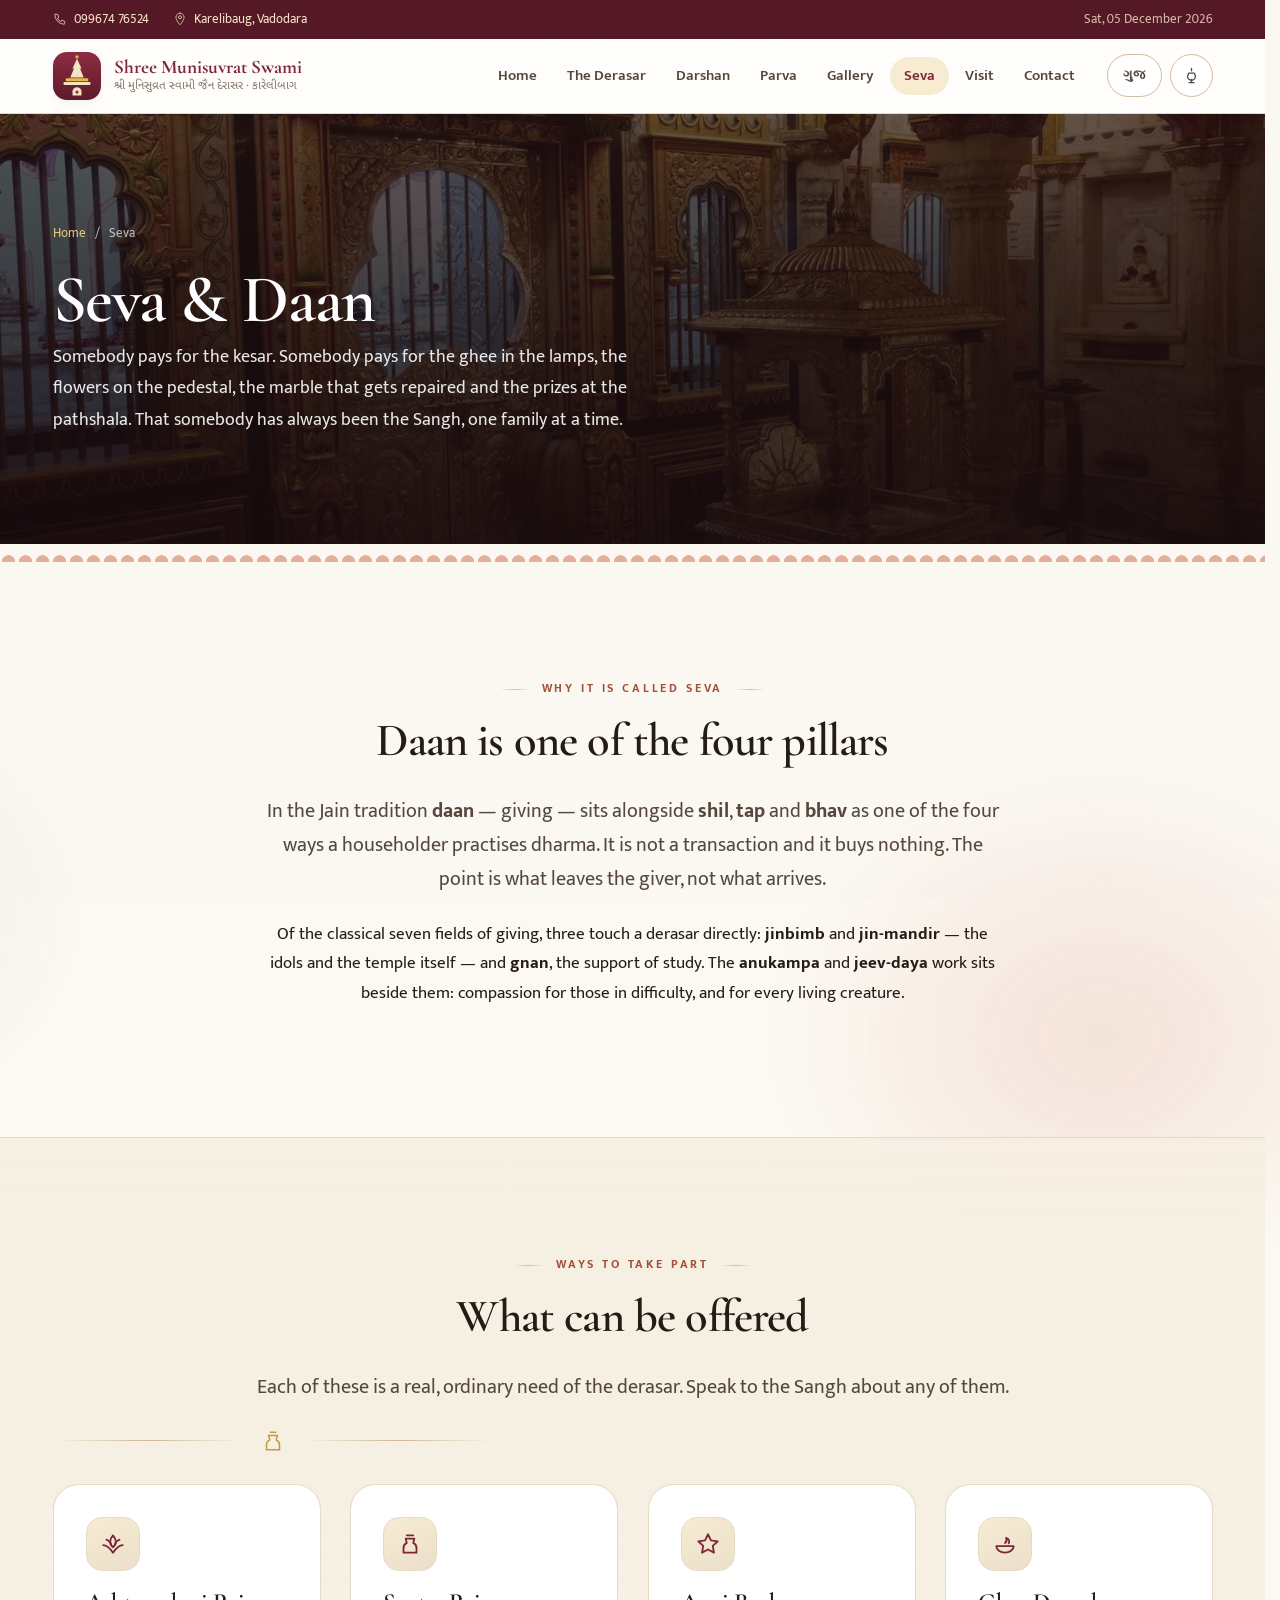
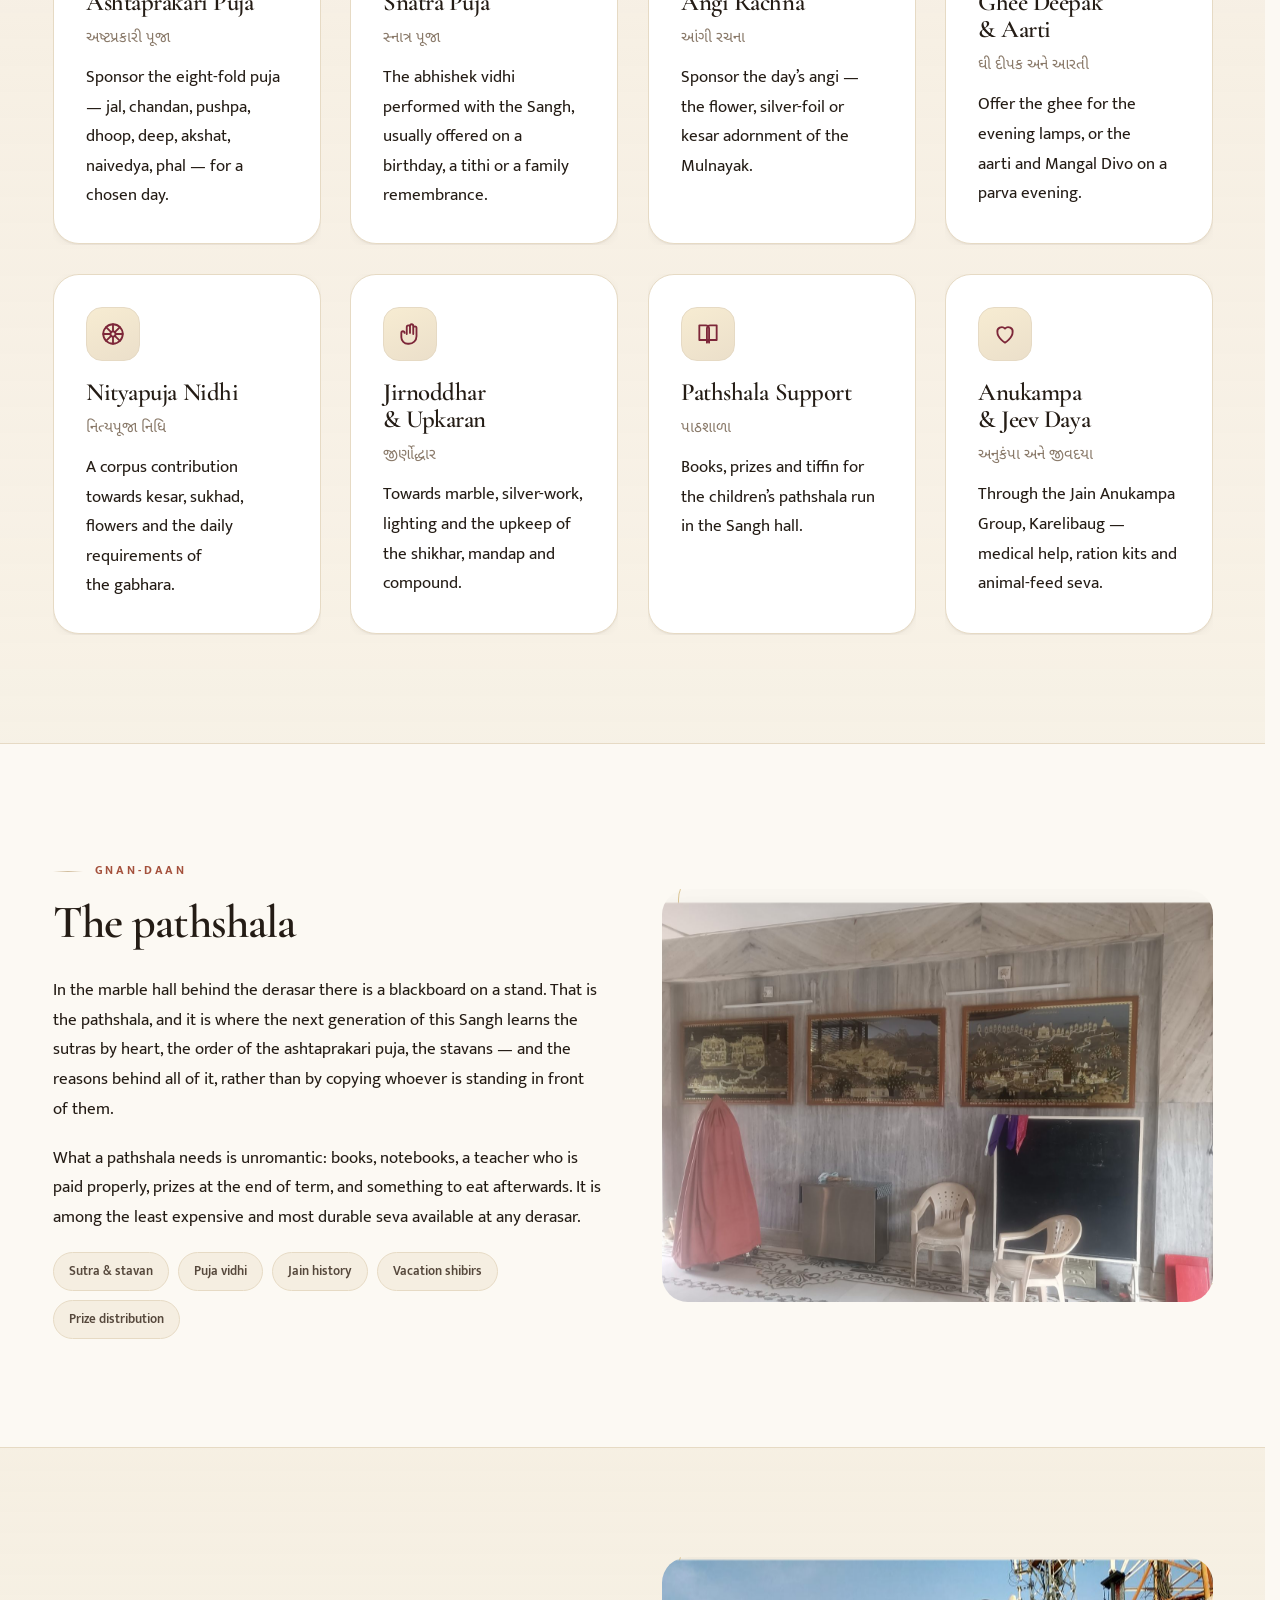
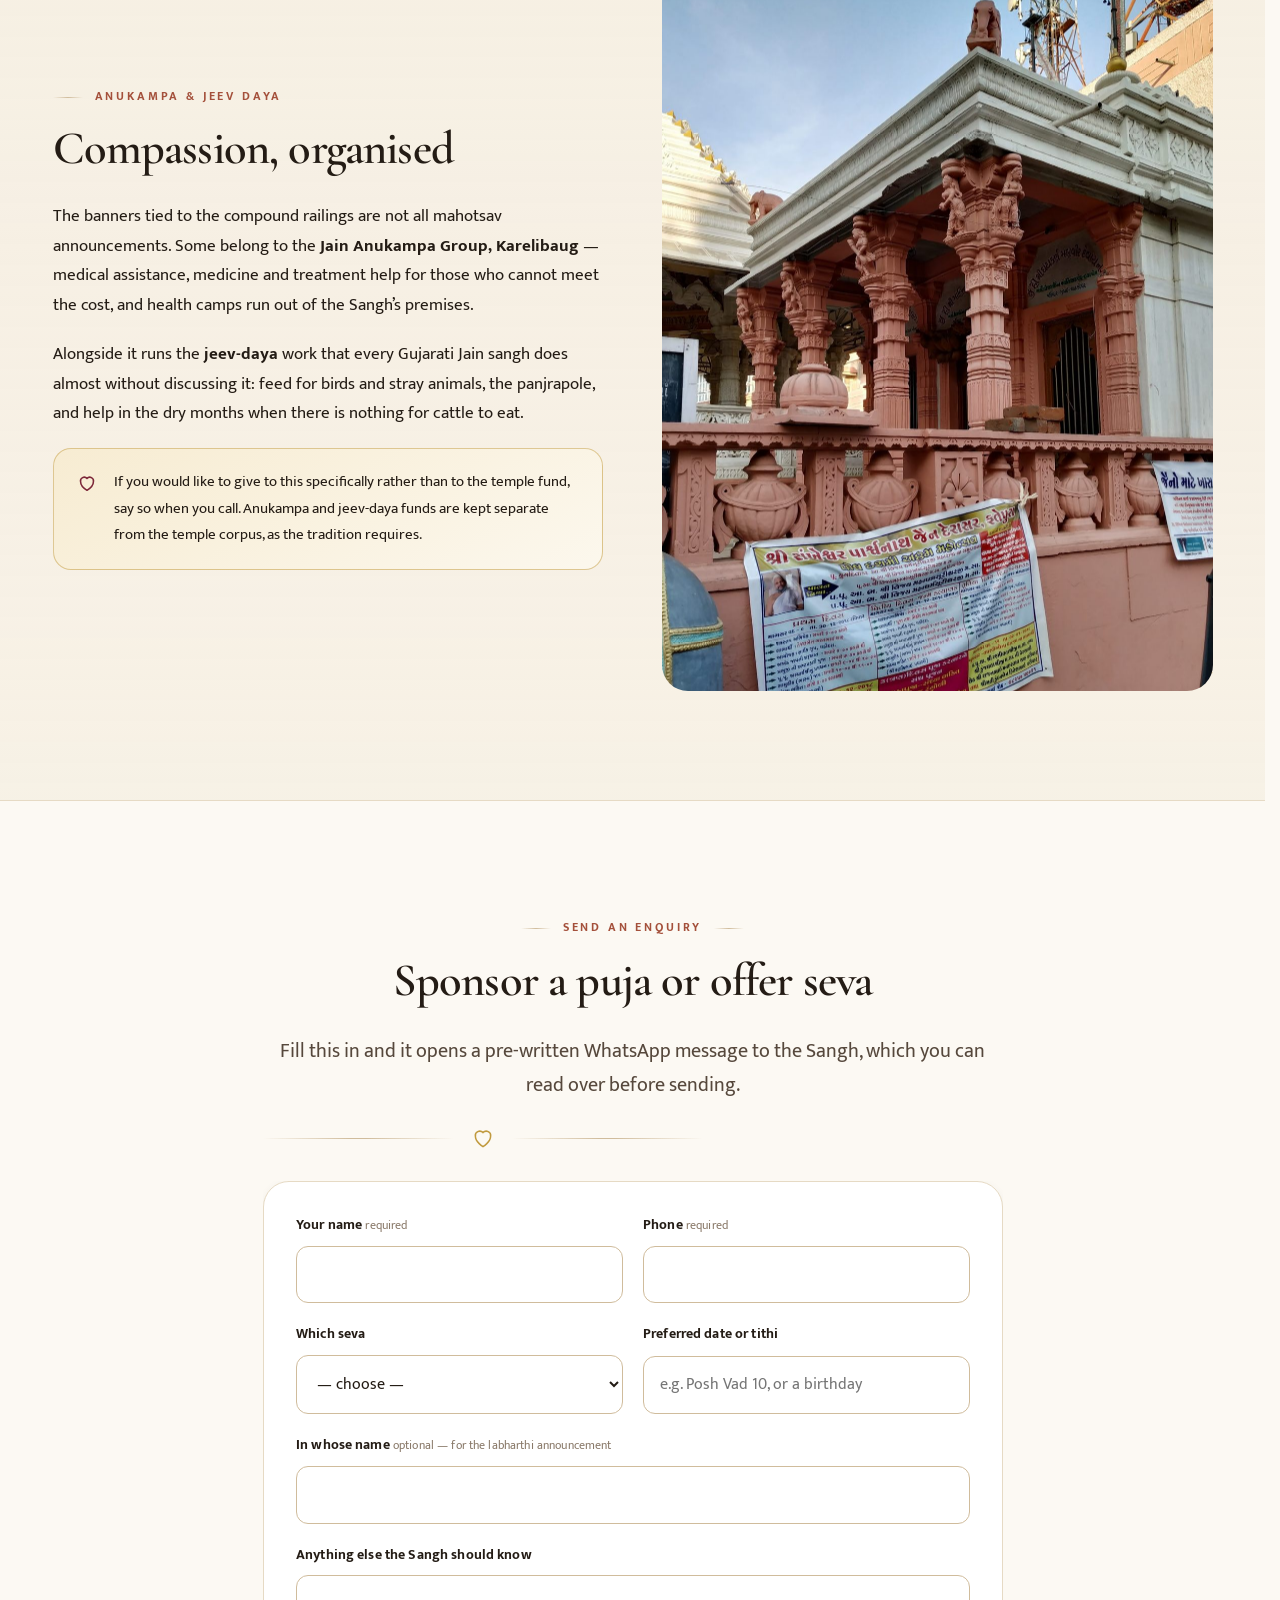
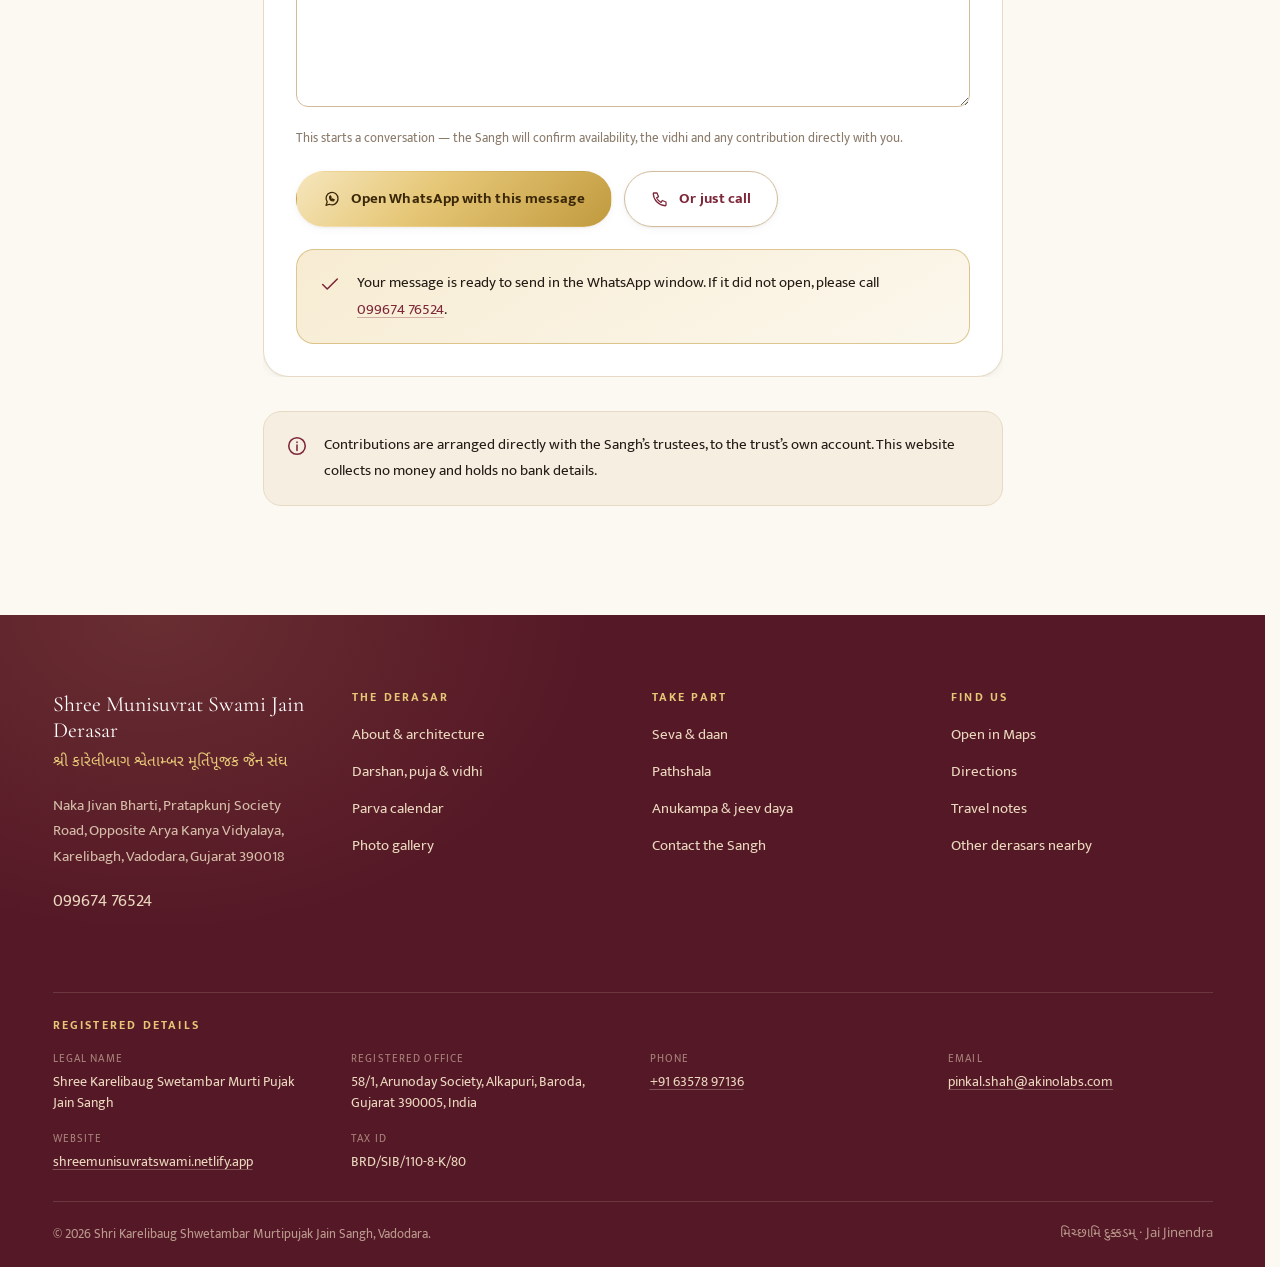
<file: seva.html>
<!DOCTYPE html>
<html lang="en" data-lang="en" data-mode="day">
<head>
<meta charset="utf-8">
<meta name="viewport" content="width=device-width, initial-scale=1">
<title>Seva &amp; Daan — sponsor a puja, support the pathshala | Shree Munisuvrat Swami Jain Derasar</title>
<meta name="description" content="Ways to take part at Shree Munisuvrat Swami Jain Derasar, Karelibaug, Vadodara — sponsor an ashtaprakari or snatra puja, offer an angi or the ghee for the evening lamps, support the pathshala, and the anukampa and jeev-daya work of the Sangh.">
<meta name="theme-color" content="#7d2739">
<link rel="icon" href="assets/img/favicon.svg" type="image/svg+xml">
<link rel="preconnect" href="https://fonts.googleapis.com">
<link rel="preconnect" href="https://fonts.gstatic.com" crossorigin>
<link href="https://fonts.googleapis.com/css2?family=Cormorant+Garamond:wght@400;500;600;700&family=Mukta:wght@300;400;600;700&family=Noto+Sans+Gujarati:wght@400;600;700&display=swap" rel="stylesheet">
<link rel="stylesheet" href="assets/css/style.css">
</head>
<body>
<a class="skip" href="#main">Skip to content</a>

<div class="topbar">
  <div class="wrap">
    <a href="tel:+919967476524"><i data-icon="phone"></i> 099674 76524</a>
    <a href="https://maps.app.goo.gl/kbTzvgjWpJrhCLjv8" target="_blank" rel="noopener"><i data-icon="pin"></i> Karelibaug, Vadodara</a>
    <span class="spacer"></span>
    <span class="topbar__date" data-today></span>
  </div>
</div>

<header class="site-head">
  <div class="wrap">
    <a class="brand" href="index.html">
      <img class="brand__mark" src="assets/img/favicon.svg" alt="" width="48" height="48">
      <span class="brand__txt">
        <span class="brand__name">Shree Munisuvrat Swami</span>
        <span class="brand__sub">શ્રી મુનિસુવ્રત સ્વામી જૈન દેરાસર · કારેલીબાગ</span>
      </span>
    </a>
    <nav class="nav" id="nav" aria-label="Main">
      <ul>
        <li><a href="index.html"><span data-en>Home</span><span data-gu class="gu">મુખ્ય પૃષ્ઠ</span></a></li>
        <li><a href="about.html"><span data-en>The Derasar</span><span data-gu class="gu">દેરાસર</span></a></li>
        <li><a href="darshan.html"><span data-en>Darshan</span><span data-gu class="gu">દર્શન</span></a></li>
        <li><a href="events.html"><span data-en>Parva</span><span data-gu class="gu">પર્વ</span></a></li>
        <li><a href="gallery.html"><span data-en>Gallery</span><span data-gu class="gu">તસવીરો</span></a></li>
        <li><a href="seva.html" aria-current="page"><span data-en>Seva</span><span data-gu class="gu">સેવા</span></a></li>
        <li><a href="visit.html"><span data-en>Visit</span><span data-gu class="gu">પધારો</span></a></li>
        <li><a href="contact.html"><span data-en>Contact</span><span data-gu class="gu">સંપર્ક</span></a></li>
      </ul>
    </nav>
    <div class="head-tools">
      <button class="icon-btn lang-btn" type="button">ગુજ</button>
      <button class="icon-btn mode-btn" type="button"></button>
      <button class="icon-btn nav-toggle" type="button" aria-expanded="false" aria-controls="nav" aria-label="Open menu"><i data-icon="menu"></i></button>
    </div>
  </div>
</header>
<div class="nav-scrim"></div>

<main id="main">

  <section class="pagehead">
    <img src="assets/img/rangmandap-silver.jpg" alt="Silver-plated gabhara doors and the painted rangmandap" width="1600" height="900">
    <div class="wrap pagehead__inner">
      <nav class="crumbs" aria-label="Breadcrumb"><a href="index.html">Home</a><span aria-hidden="true">/</span><span>Seva</span></nav>
      <h1 class="kinetic">Seva &amp; Daan</h1>
      <p>Somebody pays for the kesar. Somebody pays for the ghee in the lamps, the flowers on the pedestal, the marble that gets repaired and the prizes at the pathshala. That somebody has always been the Sangh, one family at a time.</p>
    </div>
  </section>
  <div class="frieze"></div>

  <section class="section">
    <div class="wrap narrow center">
      <span class="eyebrow">Why it is called seva</span>
      <h2>Daan is one of the four pillars</h2>
      <p class="lede">In the Jain tradition <strong>daan</strong> — giving — sits alongside <strong>shil</strong>, <strong>tap</strong> and <strong>bhav</strong> as one of the four ways a householder practises dharma. It is not a transaction and it buys nothing. The point is what leaves the giver, not what arrives.</p>
      <p>Of the classical seven fields of giving, three touch a derasar directly: <strong>jinbimb</strong> and <strong>jin-mandir</strong> — the idols and the temple itself — and <strong>gnan</strong>, the support of study. The <strong>anukampa</strong> and <strong>jeev-daya</strong> work sits beside them: compassion for those in difficulty, and for every living creature.</p>
    </div>
  </section>

  <section class="section section--tint">
    <div class="wrap">
      <div class="center">
        <span class="eyebrow">Ways to take part</span>
        <h2>What can be offered</h2>
        <p class="lede narrow">Each of these is a real, ordinary need of the derasar. Speak to the Sangh about any of them.</p>
        <div class="divider"><svg viewBox="0 0 24 24" fill="none" stroke="currentColor" stroke-width="1.4"><path d="M9 4h6M8 7h8l-1 4a5 5 0 0 1 3 4.6V20H6v-4.4A5 5 0 0 1 9 11L8 7z"/></svg></div>
      </div>
      <div class="grid g-3" data-sevas></div>
    </div>
  </section>

  <section class="section" id="pathshala">
    <div class="wrap split">
      <div>
        <span class="eyebrow">Gnan-daan</span>
        <h2>The pathshala</h2>
        <p>In the marble hall behind the derasar there is a blackboard on a stand. That is the pathshala, and it is where the next generation of this Sangh learns the sutras by heart, the order of the ashtaprakari puja, the stavans — and the reasons behind all of it, rather than by copying whoever is standing in front of them.</p>
        <p>What a pathshala needs is unromantic: books, notebooks, a teacher who is paid properly, prizes at the end of term, and something to eat afterwards. It is among the least expensive and most durable seva available at any derasar.</p>
        <ul class="tag-list">
          <li>Sutra &amp; stavan</li><li>Puja vidhi</li><li>Jain history</li><li>Vacation shibirs</li><li>Prize distribution</li>
        </ul>
      </div>
      <div class="framed" data-reveal="right">
        <div class="parallax">
          <img src="assets/img/tirthpata-hall.jpg" alt="The hall behind the derasar, with framed tirth-patas and the pathshala blackboard" width="1600" height="1200" loading="lazy">
        </div>
      </div>
    </div>
  </section>

  <section class="section section--tint" id="anukampa">
    <div class="wrap split split--flip">
      <div class="framed" data-reveal="left">
        <div class="parallax">
          <img src="assets/img/ghantakarna-mandap.jpg" alt="Banners and notices on the compound railing beside the pillared mandap" width="1200" height="1600" loading="lazy">
        </div>
      </div>
      <div>
        <span class="eyebrow">Anukampa &amp; jeev daya</span>
        <h2>Compassion, organised</h2>
        <p>The banners tied to the compound railings are not all mahotsav announcements. Some belong to the <strong>Jain Anukampa Group, Karelibaug</strong> — medical assistance, medicine and treatment help for those who cannot meet the cost, and health camps run out of the Sangh’s premises.</p>
        <p>Alongside it runs the <strong>jeev-daya</strong> work that every Gujarati Jain sangh does almost without discussing it: feed for birds and stray animals, the panjrapole, and help in the dry months when there is nothing for cattle to eat.</p>
        <div class="notice">
          <i data-icon="heart"></i>
          <p class="mb-0">If you would like to give to this specifically rather than to the temple fund, say so when you call. Anukampa and jeev-daya funds are kept separate from the temple corpus, as the tradition requires.</p>
        </div>
      </div>
    </div>
  </section>

  <!-- ===================== SEVA ENQUIRY ===================== -->
  <section class="section">
    <div class="wrap narrow">
      <div class="center">
        <span class="eyebrow">Send an enquiry</span>
        <h2>Sponsor a puja or offer seva</h2>
        <p class="lede">Fill this in and it opens a pre-written WhatsApp message to the Sangh, which you can read over before sending.</p>
        <div class="divider"><svg viewBox="0 0 24 24" fill="none" stroke="currentColor" stroke-width="1.4"><path d="M12 20s-7-4.4-7-9.4A4.1 4.1 0 0 1 12 7a4.1 4.1 0 0 1 7 3.6c0 5-7 9.4-7 9.4z"/></svg></div>
      </div>

      <div class="card" data-reveal>
        <form class="form" data-handoff="whatsapp" data-subject="Seva enquiry from the derasar website" novalidate>
          <div class="form-row">
            <div class="field">
              <label for="s-name">Your name <span class="hint">required</span></label>
              <input id="s-name" name="Name" type="text" autocomplete="name" required>
              <span class="err">Please tell us your name.</span>
            </div>
            <div class="field">
              <label for="s-phone">Phone <span class="hint">required</span></label>
              <input id="s-phone" name="Phone" type="tel" autocomplete="tel" required>
              <span class="err">Please give a number the Sangh can call.</span>
            </div>
          </div>
          <div class="form-row">
            <div class="field">
              <label for="s-seva">Which seva</label>
              <select id="s-seva" name="Seva" data-seva-options>
                <option value="">— choose —</option>
              </select>
            </div>
            <div class="field">
              <label for="s-date">Preferred date or tithi</label>
              <input id="s-date" name="Date_or_tithi" type="text" placeholder="e.g. Posh Vad 10, or a birthday">
            </div>
          </div>
          <div class="field">
            <label for="s-in">In whose name <span class="hint">optional — for the labharthi announcement</span></label>
            <input id="s-in" name="In_the_name_of" type="text">
          </div>
          <div class="field">
            <label for="s-msg">Anything else the Sangh should know</label>
            <textarea id="s-msg" name="Message"></textarea>
          </div>
          <p class="form-note">This starts a conversation — the Sangh will confirm availability, the vidhi and any contribution directly with you.</p>
          <div class="btn-row">
            <button class="btn btn--gold" type="submit" data-via="whatsapp"><i data-icon="whatsapp"></i> Open WhatsApp with this message</button>
            <a class="btn btn--ghost" href="tel:+919967476524"><i data-icon="phone"></i> Or just call</a>
          </div>
        </form>
        <div class="notice form-ok" style="margin-top:22px" hidden>
          <i data-icon="check"></i>
          <p class="mb-0">Your message is ready to send in the WhatsApp window. If it did not open, please call <a href="tel:+919967476524">099674 76524</a>.</p>
        </div>
      </div>

      <div class="notice notice--plain" style="margin-top:34px">
        <i data-icon="info"></i>
        <p class="mb-0">Contributions are arranged directly with the Sangh’s trustees, to the trust’s own account. This website collects no money and holds no bank details.</p>
      </div>
    </div>
  </section>

</main>

<footer class="site-foot">
  <div class="wrap">
    <div class="foot-grid">
      <div>
        <div class="foot-brand">Shree Munisuvrat Swami Jain Derasar</div>
        <p class="foot-guj">શ્રી કારેલીબાગ શ્વેતામ્બર મૂર્તિપૂજક જૈન સંઘ</p>
        <p style="font-size:.92rem;opacity:.85">Naka Jivan Bharti, Pratapkunj Society Road, Opposite Arya Kanya Vidyalaya, Karelibagh, Vadodara, Gujarat 390018</p>
        <p class="mb-0"><a href="tel:+919967476524">099674 76524</a></p>
      </div>
      <div>
        <h4>The derasar</h4>
        <ul>
          <li><a href="about.html">About &amp; architecture</a></li>
          <li><a href="darshan.html">Darshan, puja &amp; vidhi</a></li>
          <li><a href="events.html">Parva calendar</a></li>
          <li><a href="gallery.html">Photo gallery</a></li>
        </ul>
      </div>
      <div>
        <h4>Take part</h4>
        <ul>
          <li><a href="seva.html">Seva &amp; daan</a></li>
          <li><a href="seva.html#pathshala">Pathshala</a></li>
          <li><a href="seva.html#anukampa">Anukampa &amp; jeev daya</a></li>
          <li><a href="contact.html">Contact the Sangh</a></li>
        </ul>
      </div>
      <div>
        <h4>Find us</h4>
        <ul>
          <li><a href="https://maps.app.goo.gl/kbTzvgjWpJrhCLjv8" target="_blank" rel="noopener">Open in Maps</a></li>
          <li><a href="https://www.google.com/maps/dir/?api=1&amp;destination=22.3160642%2C73.1997035" target="_blank" rel="noopener">Directions</a></li>
          <li><a href="visit.html">Travel notes</a></li>
          <li><a href="visit.html#nearby">Other derasars nearby</a></li>
        </ul>
      </div>
    </div>
    <div class="foot-legal">
      <h4>Registered details</h4>
      <dl class="legal-grid">
        <div>
          <dt>Legal name</dt>
          <dd>Shree Karelibaug Swetambar Murti Pujak Jain Sangh</dd>
        </div>
        <div>
          <dt>Registered office</dt>
          <dd>58/1, Arunoday Society, Alkapuri, Baroda, Gujarat 390005, India</dd>
        </div>
        <div>
          <dt>Phone</dt>
          <dd><a href="tel:+916357897136">+91 63578 97136</a></dd>
        </div>
        <div>
          <dt>Email</dt>
          <dd><a href="mailto:pinkal.shah@akinolabs.com">pinkal.shah@akinolabs.com</a></dd>
        </div>
        <div>
          <dt>Website</dt>
          <dd><a href="https://shreemunisuvratswami.netlify.app/">shreemunisuvratswami.netlify.app</a></dd>
        </div>
        <div>
          <dt>Tax ID</dt>
          <dd>BRD/SIB/110-8-K/80</dd>
        </div>
      </dl>
    </div>
    <div class="foot-bottom">
      <span>© <span data-year></span> Shri Karelibaug Shwetambar Murtipujak Jain Sangh, Vadodara.</span>
      <span class="gu">મિચ્છામિ દુક્કડમ્ · Jai Jinendra</span>
    </div>
  </div>
</footer>

<script src="assets/js/data.js"></script>
<script src="assets/js/i18n.js"></script>
<script src="assets/js/site.js"></script>
</body>
</html>
</file>
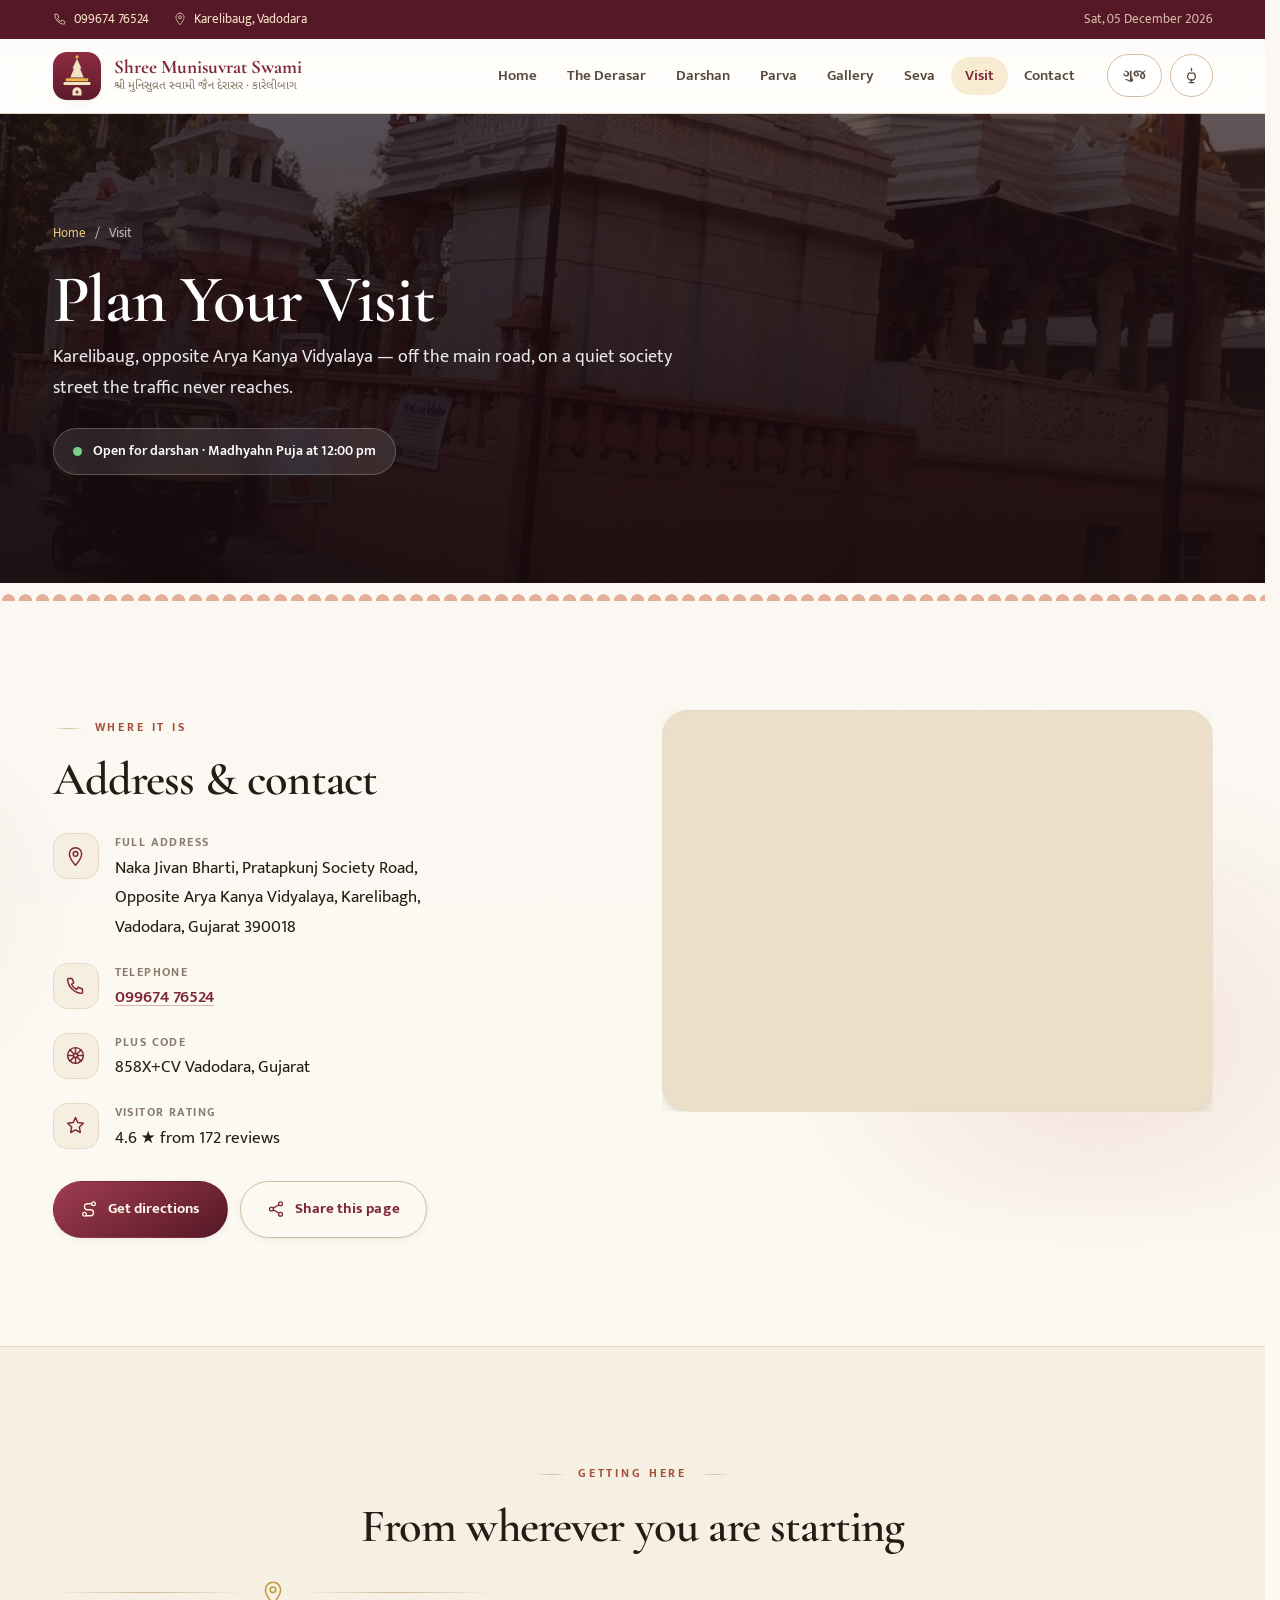
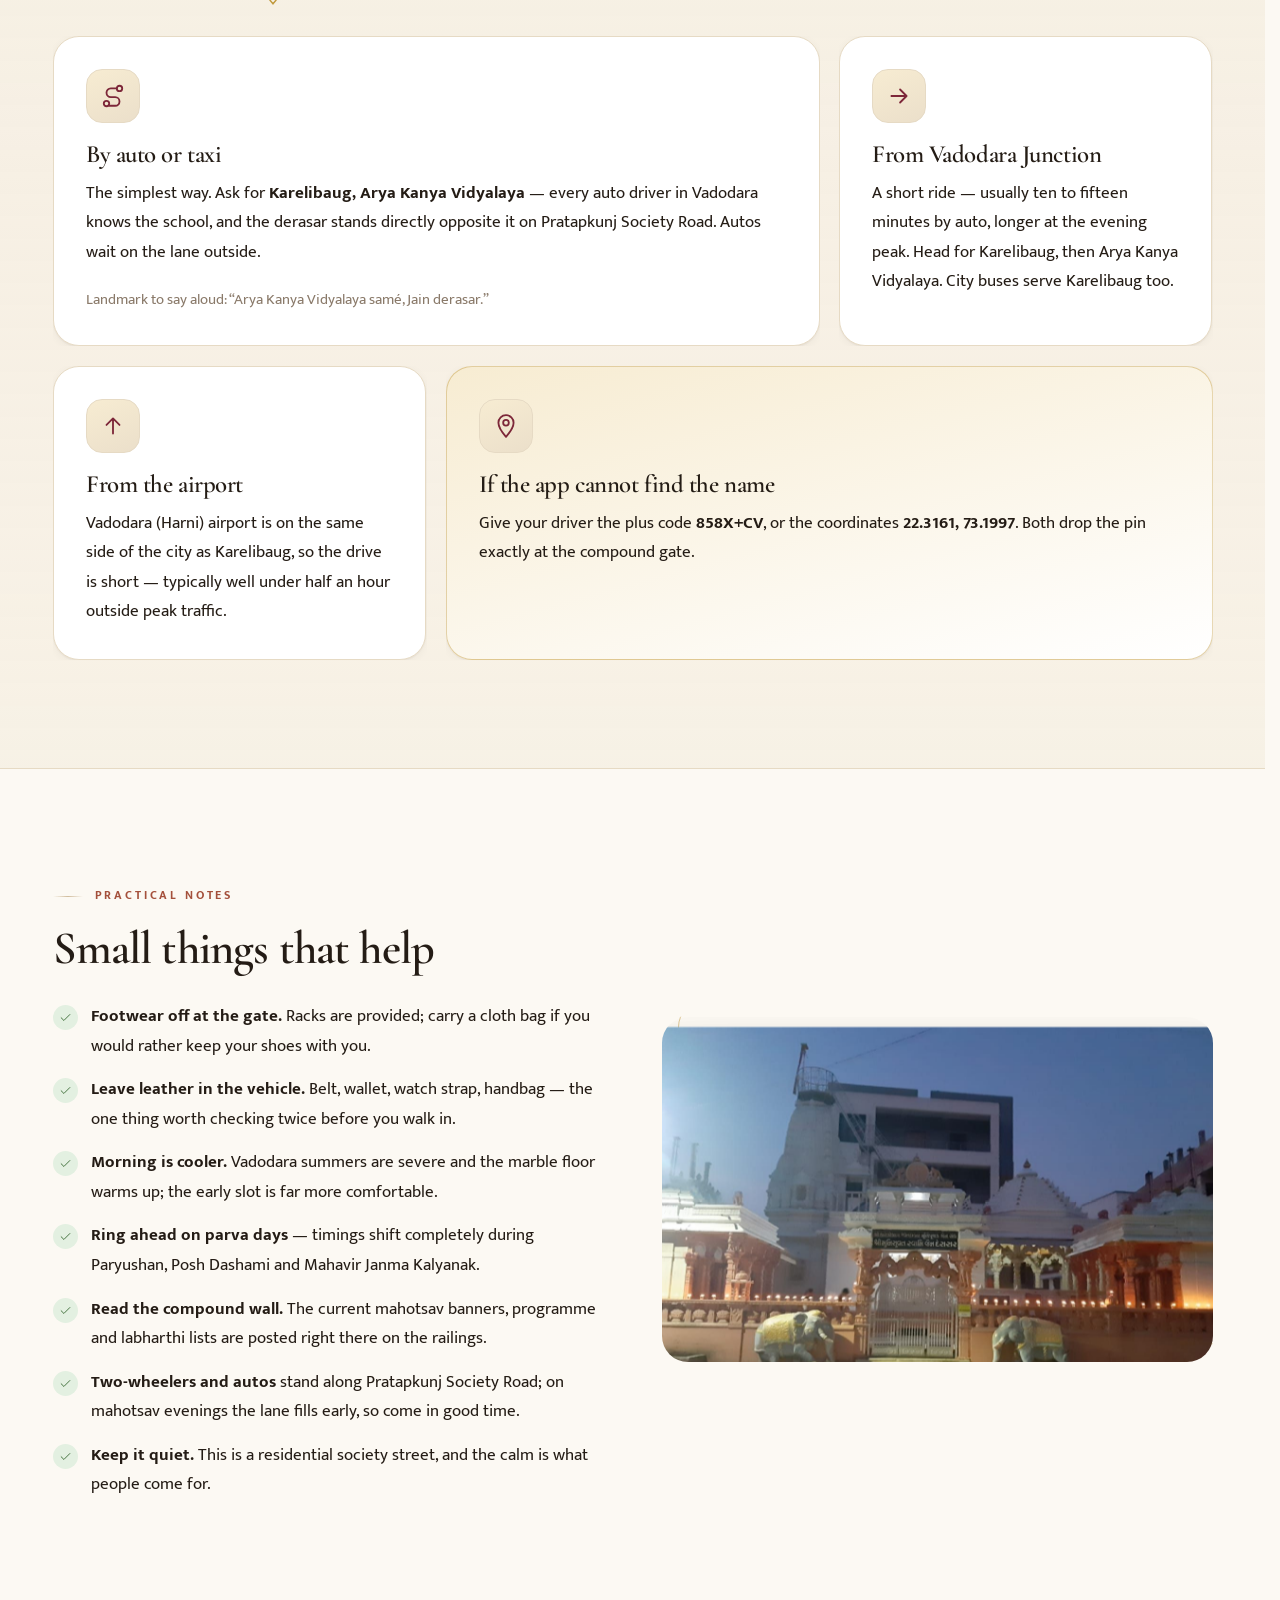
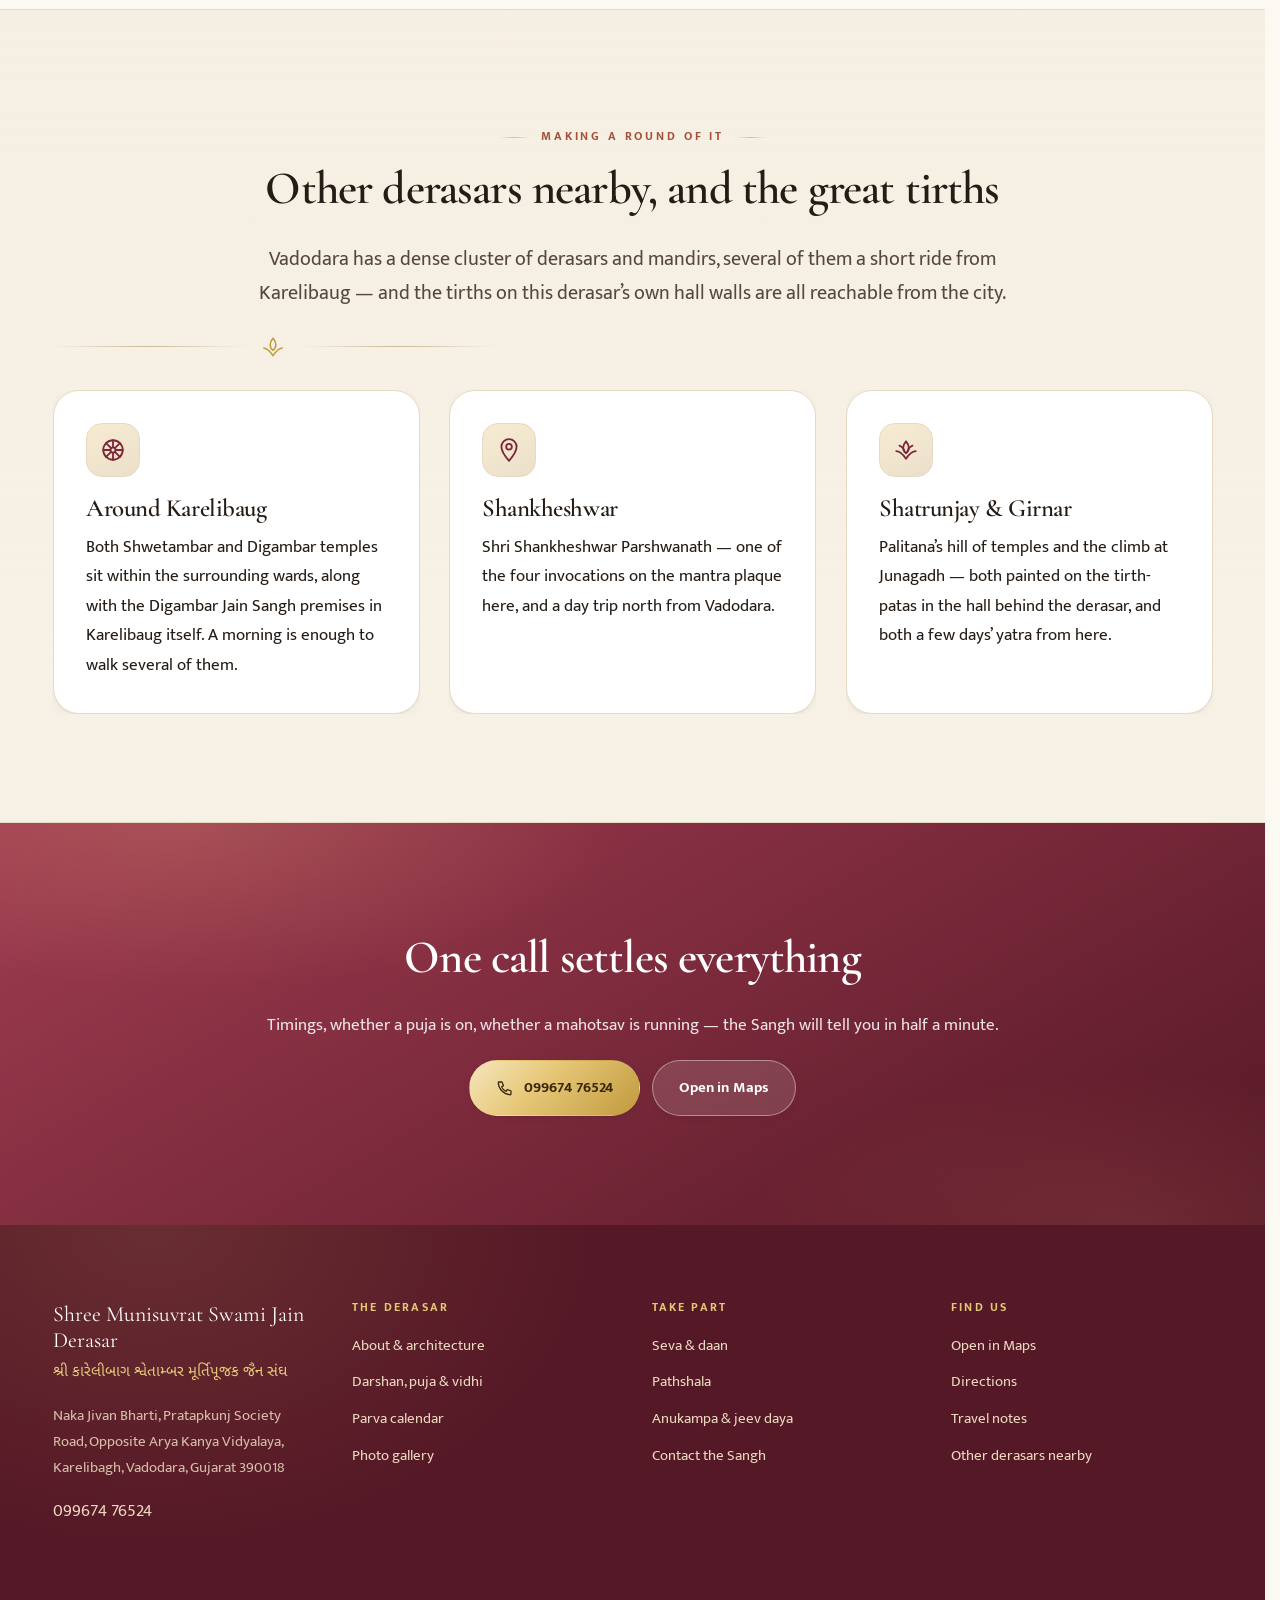
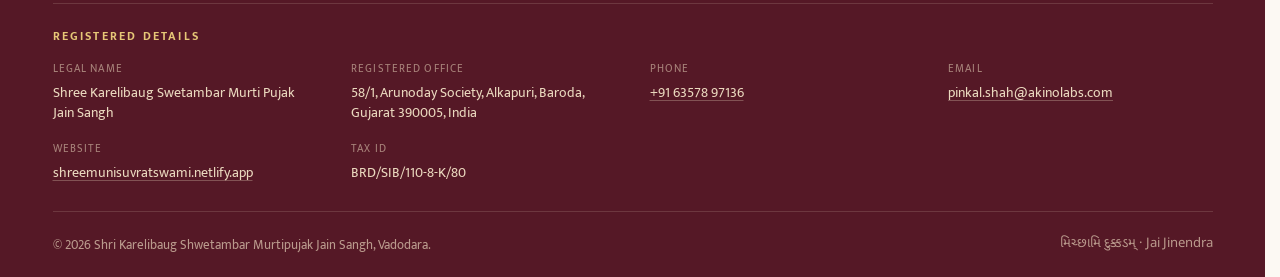
<file: visit.html>
<!DOCTYPE html>
<html lang="en" data-lang="en" data-mode="day">
<head>
<meta charset="utf-8">
<meta name="viewport" content="width=device-width, initial-scale=1">
<title>Plan Your Visit — address &amp; directions | Shree Munisuvrat Swami Jain Derasar</title>
<meta name="description" content="How to reach Shree Munisuvrat Swami Jain Derasar, Karelibaug, Vadodara — full address, map, plus code, directions from Vadodara Junction and the airport, and practical notes for your visit.">
<meta name="theme-color" content="#7d2739">
<link rel="icon" href="assets/img/favicon.svg" type="image/svg+xml">
<link rel="preconnect" href="https://fonts.googleapis.com">
<link rel="preconnect" href="https://fonts.gstatic.com" crossorigin>
<link href="https://fonts.googleapis.com/css2?family=Cormorant+Garamond:wght@400;500;600;700&family=Mukta:wght@300;400;600;700&family=Noto+Sans+Gujarati:wght@400;600;700&display=swap" rel="stylesheet">
<link rel="stylesheet" href="assets/css/style.css">
</head>
<body>
<a class="skip" href="#main">Skip to content</a>

<div class="topbar">
  <div class="wrap">
    <a href="tel:+919967476524"><i data-icon="phone"></i> 099674 76524</a>
    <a href="https://maps.app.goo.gl/kbTzvgjWpJrhCLjv8" target="_blank" rel="noopener"><i data-icon="pin"></i> Karelibaug, Vadodara</a>
    <span class="spacer"></span>
    <span class="topbar__date" data-today></span>
  </div>
</div>

<header class="site-head">
  <div class="wrap">
    <a class="brand" href="index.html">
      <img class="brand__mark" src="assets/img/favicon.svg" alt="" width="48" height="48">
      <span class="brand__txt">
        <span class="brand__name">Shree Munisuvrat Swami</span>
        <span class="brand__sub">શ્રી મુનિસુવ્રત સ્વામી જૈન દેરાસર · કારેલીબાગ</span>
      </span>
    </a>
    <nav class="nav" id="nav" aria-label="Main">
      <ul>
        <li><a href="index.html"><span data-en>Home</span><span data-gu class="gu">મુખ્ય પૃષ્ઠ</span></a></li>
        <li><a href="about.html"><span data-en>The Derasar</span><span data-gu class="gu">દેરાસર</span></a></li>
        <li><a href="darshan.html"><span data-en>Darshan</span><span data-gu class="gu">દર્શન</span></a></li>
        <li><a href="events.html"><span data-en>Parva</span><span data-gu class="gu">પર્વ</span></a></li>
        <li><a href="gallery.html"><span data-en>Gallery</span><span data-gu class="gu">તસવીરો</span></a></li>
        <li><a href="seva.html"><span data-en>Seva</span><span data-gu class="gu">સેવા</span></a></li>
        <li><a href="visit.html" aria-current="page"><span data-en>Visit</span><span data-gu class="gu">પધારો</span></a></li>
        <li><a href="contact.html"><span data-en>Contact</span><span data-gu class="gu">સંપર્ક</span></a></li>
      </ul>
    </nav>
    <div class="head-tools">
      <button class="icon-btn lang-btn" type="button">ગુજ</button>
      <button class="icon-btn mode-btn" type="button"></button>
      <button class="icon-btn nav-toggle" type="button" aria-expanded="false" aria-controls="nav" aria-label="Open menu"><i data-icon="menu"></i></button>
    </div>
  </div>
</header>
<div class="nav-scrim"></div>

<main id="main">

  <section class="pagehead">
    <img src="assets/img/street-corner.jpg" alt="The derasar seen from Pratapkunj Society Road" width="1200" height="1600">
    <div class="wrap pagehead__inner">
      <nav class="crumbs" aria-label="Breadcrumb"><a href="index.html">Home</a><span aria-hidden="true">/</span><span>Visit</span></nav>
      <h1 class="kinetic">Plan Your Visit</h1>
      <p>Karelibaug, opposite Arya Kanya Vidyalaya — off the main road, on a quiet society street the traffic never reaches.</p>
      <div style="margin-top:24px"><span class="status" data-status-pill data-state="open"><span class="status__dot"></span><span>Loading…</span></span></div>
    </div>
  </section>
  <div class="frieze"></div>

  <!-- ===================== ADDRESS & MAP ===================== -->
  <section class="section">
    <div class="wrap split split--top">
      <div>
        <span class="eyebrow">Where it is</span>
        <h2>Address &amp; contact</h2>
        <ul class="contact-list" style="margin-bottom:28px">
          <li><span class="ico"><i data-icon="pin"></i></span><span><b>Full address</b>Naka Jivan Bharti, Pratapkunj Society Road,<br>Opposite Arya Kanya Vidyalaya, Karelibagh,<br>Vadodara, Gujarat 390018</span></li>
          <li><span class="ico"><i data-icon="phone"></i></span><span><b>Telephone</b><a href="tel:+919967476524">099674 76524</a></span></li>
          <li><span class="ico"><i data-icon="dharma"></i></span><span><b>Plus code</b>858X+CV Vadodara, Gujarat</span></li>
          <li><span class="ico"><i data-icon="star"></i></span><span><b>Visitor rating</b>4.6 ★ from 172 reviews</span></li>
        </ul>
        <div class="btn-row">
          <a class="btn" href="https://www.google.com/maps/dir/?api=1&amp;destination=22.3160642%2C73.1997035" target="_blank" rel="noopener"><i data-icon="route"></i> Get directions</a>
          <button class="btn btn--ghost" type="button" data-share><i data-icon="share"></i> Share this page</button>
        </div>
      </div>
      <div class="map-frame" data-reveal="right">
        <iframe title="Map showing Shree Munisuvrat Swami Jain Derasar, Karelibaug, Vadodara"
                src="https://www.google.com/maps?q=22.3160642,73.1997035&hl=en&z=17&output=embed"
                loading="lazy" referrerpolicy="no-referrer-when-downgrade" allowfullscreen></iframe>
      </div>
    </div>
  </section>

  <!-- ===================== GETTING HERE ===================== -->
  <section class="section section--tint">
    <div class="wrap">
      <div class="center">
        <span class="eyebrow">Getting here</span>
        <h2>From wherever you are starting</h2>
        <div class="divider"><svg viewBox="0 0 24 24" fill="none" stroke="currentColor" stroke-width="1.4"><path d="M12 2a7 7 0 0 1 7 7c0 5-7 13-7 13S5 14 5 9a7 7 0 0 1 7-7z"/><circle cx="12" cy="9" r="2.6"/></svg></div>
      </div>
      <div class="bento">
        <article class="card b-wide card--lift card--tilt" data-reveal>
          <span class="card__ico"><i data-icon="route"></i></span>
          <h3>By auto or taxi</h3>
          <p>The simplest way. Ask for <strong>Karelibaug, Arya Kanya Vidyalaya</strong> — every auto driver in Vadodara knows the school, and the derasar stands directly opposite it on Pratapkunj Society Road. Autos wait on the lane outside.</p>
          <p class="card__note mb-0">Landmark to say aloud: “Arya Kanya Vidyalaya samé, Jain derasar.”</p>
        </article>
        <article class="card card--lift card--tilt" data-reveal style="--d:80ms">
          <span class="card__ico"><i data-icon="arrow"></i></span>
          <h3>From Vadodara Junction</h3>
          <p class="mb-0">A short ride — usually ten to fifteen minutes by auto, longer at the evening peak. Head for Karelibaug, then Arya Kanya Vidyalaya. City buses serve Karelibaug too.</p>
        </article>
        <article class="card card--lift card--tilt" data-reveal style="--d:160ms">
          <span class="card__ico"><i data-icon="up"></i></span>
          <h3>From the airport</h3>
          <p class="mb-0">Vadodara (Harni) airport is on the same side of the city as Karelibaug, so the drive is short — typically well under half an hour outside peak traffic.</p>
        </article>
        <article class="card card--tint b-wide" data-reveal style="--d:240ms">
          <span class="card__ico"><i data-icon="pin"></i></span>
          <h3>If the app cannot find the name</h3>
          <p class="mb-0">Give your driver the plus code <strong>858X+CV</strong>, or the coordinates <strong>22.3161, 73.1997</strong>. Both drop the pin exactly at the compound gate.</p>
        </article>
      </div>
    </div>
  </section>

  <!-- ===================== PRACTICAL ===================== -->
  <section class="section">
    <div class="wrap split">
      <div>
        <span class="eyebrow">Practical notes</span>
        <h2>Small things that help</h2>
        <ul class="rules rules--do">
          <li><span class="rules__mark"><i data-icon="check"></i></span><span><strong>Footwear off at the gate.</strong> Racks are provided; carry a cloth bag if you would rather keep your shoes with you.</span></li>
          <li><span class="rules__mark"><i data-icon="check"></i></span><span><strong>Leave leather in the vehicle.</strong> Belt, wallet, watch strap, handbag — the one thing worth checking twice before you walk in.</span></li>
          <li><span class="rules__mark"><i data-icon="check"></i></span><span><strong>Morning is cooler.</strong> Vadodara summers are severe and the marble floor warms up; the early slot is far more comfortable.</span></li>
          <li><span class="rules__mark"><i data-icon="check"></i></span><span><strong>Ring ahead on parva days</strong> — timings shift completely during Paryushan, Posh Dashami and Mahavir Janma Kalyanak.</span></li>
          <li><span class="rules__mark"><i data-icon="check"></i></span><span><strong>Read the compound wall.</strong> The current mahotsav banners, programme and labharthi lists are posted right there on the railings.</span></li>
          <li><span class="rules__mark"><i data-icon="check"></i></span><span><strong>Two-wheelers and autos</strong> stand along Pratapkunj Society Road; on mahotsav evenings the lane fills early, so come in good time.</span></li>
          <li><span class="rules__mark"><i data-icon="check"></i></span><span><strong>Keep it quiet.</strong> This is a residential society street, and the calm is what people come for.</span></li>
        </ul>
      </div>
      <div class="framed" data-reveal="right">
        <div class="parallax">
          <img src="assets/img/facade-dusk.jpg" alt="The derasar at dusk with diyas lit along the compound wall" width="1280" height="802" loading="lazy">
        </div>
      </div>
    </div>
  </section>

  <!-- ===================== NEARBY & TIRTHS ===================== -->
  <section class="section section--tint" id="nearby">
    <div class="wrap">
      <div class="center">
        <span class="eyebrow">Making a round of it</span>
        <h2>Other derasars nearby, and the great tirths</h2>
        <p class="lede narrow">Vadodara has a dense cluster of derasars and mandirs, several of them a short ride from Karelibaug — and the tirths on this derasar’s own hall walls are all reachable from the city.</p>
        <div class="divider"><svg viewBox="0 0 24 24" fill="none" stroke="currentColor" stroke-width="1.4"><path d="M12 4c1.8 2 2.6 4 2.6 6C14.6 12 13.5 14 12 15c-1.5-1-2.6-3-2.6-5 0-2 .8-4 2.6-6z"/><path d="M3 13c3.3 0 6 2.7 9 7 3-4.3 5.7-7 9-7"/></svg></div>
      </div>
      <div class="grid g-3">
        <article class="card card--lift card--tilt" data-reveal>
          <span class="card__ico"><i data-icon="dharma"></i></span>
          <h3>Around Karelibaug</h3>
          <p class="mb-0">Both Shwetambar and Digambar temples sit within the surrounding wards, along with the Digambar Jain Sangh premises in Karelibaug itself. A morning is enough to walk several of them.</p>
        </article>
        <article class="card card--lift card--tilt" data-reveal style="--d:90ms">
          <span class="card__ico"><i data-icon="pin"></i></span>
          <h3>Shankheshwar</h3>
          <p class="mb-0">Shri Shankheshwar Parshwanath — one of the four invocations on the mantra plaque here, and a day trip north from Vadodara.</p>
        </article>
        <article class="card card--lift card--tilt" data-reveal style="--d:180ms">
          <span class="card__ico"><i data-icon="lotus"></i></span>
          <h3>Shatrunjay &amp; Girnar</h3>
          <p class="mb-0">Palitana’s hill of temples and the climb at Junagadh — both painted on the tirth-patas in the hall behind the derasar, and both a few days’ yatra from here.</p>
        </article>
      </div>
    </div>
  </section>

  <section class="section section--deep">
    <div class="wrap center narrow">
      <h2 class="mt-0">One call settles everything</h2>
      <p style="color:rgba(255,255,255,.88)">Timings, whether a puja is on, whether a mahotsav is running — the Sangh will tell you in half a minute.</p>
      <div class="btn-row" style="justify-content:center">
        <a class="btn btn--gold" href="tel:+919967476524"><i data-icon="phone"></i> 099674 76524</a>
        <a class="btn btn--glass" href="https://www.google.com/maps/dir/?api=1&amp;destination=22.3160642%2C73.1997035" target="_blank" rel="noopener">Open in Maps</a>
      </div>
    </div>
  </section>

</main>

<footer class="site-foot">
  <div class="wrap">
    <div class="foot-grid">
      <div>
        <div class="foot-brand">Shree Munisuvrat Swami Jain Derasar</div>
        <p class="foot-guj">શ્રી કારેલીબાગ શ્વેતામ્બર મૂર્તિપૂજક જૈન સંઘ</p>
        <p style="font-size:.92rem;opacity:.85">Naka Jivan Bharti, Pratapkunj Society Road, Opposite Arya Kanya Vidyalaya, Karelibagh, Vadodara, Gujarat 390018</p>
        <p class="mb-0"><a href="tel:+919967476524">099674 76524</a></p>
      </div>
      <div>
        <h4>The derasar</h4>
        <ul>
          <li><a href="about.html">About &amp; architecture</a></li>
          <li><a href="darshan.html">Darshan, puja &amp; vidhi</a></li>
          <li><a href="events.html">Parva calendar</a></li>
          <li><a href="gallery.html">Photo gallery</a></li>
        </ul>
      </div>
      <div>
        <h4>Take part</h4>
        <ul>
          <li><a href="seva.html">Seva &amp; daan</a></li>
          <li><a href="seva.html#pathshala">Pathshala</a></li>
          <li><a href="seva.html#anukampa">Anukampa &amp; jeev daya</a></li>
          <li><a href="contact.html">Contact the Sangh</a></li>
        </ul>
      </div>
      <div>
        <h4>Find us</h4>
        <ul>
          <li><a href="https://maps.app.goo.gl/kbTzvgjWpJrhCLjv8" target="_blank" rel="noopener">Open in Maps</a></li>
          <li><a href="https://www.google.com/maps/dir/?api=1&amp;destination=22.3160642%2C73.1997035" target="_blank" rel="noopener">Directions</a></li>
          <li><a href="visit.html">Travel notes</a></li>
          <li><a href="visit.html#nearby">Other derasars nearby</a></li>
        </ul>
      </div>
    </div>
    <div class="foot-legal">
      <h4>Registered details</h4>
      <dl class="legal-grid">
        <div>
          <dt>Legal name</dt>
          <dd>Shree Karelibaug Swetambar Murti Pujak Jain Sangh</dd>
        </div>
        <div>
          <dt>Registered office</dt>
          <dd>58/1, Arunoday Society, Alkapuri, Baroda, Gujarat 390005, India</dd>
        </div>
        <div>
          <dt>Phone</dt>
          <dd><a href="tel:+916357897136">+91 63578 97136</a></dd>
        </div>
        <div>
          <dt>Email</dt>
          <dd><a href="mailto:pinkal.shah@akinolabs.com">pinkal.shah@akinolabs.com</a></dd>
        </div>
        <div>
          <dt>Website</dt>
          <dd><a href="https://shreemunisuvratswami.netlify.app/">shreemunisuvratswami.netlify.app</a></dd>
        </div>
        <div>
          <dt>Tax ID</dt>
          <dd>BRD/SIB/110-8-K/80</dd>
        </div>
      </dl>
    </div>
    <div class="foot-bottom">
      <span>© <span data-year></span> Shri Karelibaug Shwetambar Murtipujak Jain Sangh, Vadodara.</span>
      <span class="gu">મિચ્છામિ દુક્કડમ્ · Jai Jinendra</span>
    </div>
  </div>
</footer>

<script src="assets/js/data.js"></script>
<script src="assets/js/i18n.js"></script>
<script src="assets/js/site.js"></script>
</body>
</html>
</file>
<file: assets/css/style.css>
@charset "UTF-8";
/* ==========================================================================
   Shree Munisuvrat Swami Jain Derasar — Karelibaug, Vadodara
   Design system: "Torana" — marble, rose sandstone and temple gold,
   built as a modern editorial surface.
   ========================================================================== */

@layer tokens, base, layout, ornament, components, effects, utilities, responsive;

/* Cross-document page transitions where the browser supports them. */
@view-transition { navigation: auto; }

/* ==========================================================================
   TOKENS
   ========================================================================== */
@layer tokens {

  @property --angle { syntax: '<angle>'; inherits: false; initial-value: 0deg; }
  @property --shine { syntax: '<percentage>'; inherits: false; initial-value: 0%; }

  :root {
    /* ---- Ink & marble ---- */
    --ink:         #241c15;
    --ink-soft:    #56483c;
    --ink-faint:   #8a7a6a;

    --marble:      #fcf9f3;
    --marble-2:    #f5eee1;
    --marble-3:    #ebdfca;

    /* ---- Rose sandstone (the compound wall) ---- */
    --sandstone:   #c3705a;
    --sandstone-d: #a4503b;
    --sandstone-l: #e2a894;

    /* ---- Maroon (the Sangh nameplate) ---- */
    --maroon:      #7d2739;
    --maroon-d:    #551826;
    --maroon-l:    #a03c51;

    /* ---- Gold (kalash, parikar, dhwaja) ---- */
    --gold:        #c19a3e;
    --gold-l:      #e6c777;
    --gold-xl:     #f6e6bd;
    --gold-pale:   #f7ecd2;

    --saffron:     #e2801d;
    --diya:        #ffb43c;
    --leaf:        #4a6b48;

    --line:        #e6dac4;
    --line-strong: #d0bc9c;

    --surface:     #ffffff;
    --surface-2:   #fdfaf4;
    --glass:       rgba(255, 255, 255, .72);
    --glass-line:  rgba(255, 255, 255, .6);

    /* ---- Gradients ---- */
    --grad-gold:   linear-gradient(135deg, var(--gold-xl) 0%, var(--gold-l) 42%, var(--gold) 100%);
    --grad-maroon: linear-gradient(150deg, var(--maroon-l), var(--maroon-d));
    --grad-stone:  linear-gradient(150deg, var(--sandstone-l), var(--sandstone-d));

    /* ---- Type ---- */
    --f-display: "Cormorant Garamond", Cambria, Georgia, "Times New Roman", serif;
    --f-body:    "Mukta", "Segoe UI", system-ui, -apple-system, sans-serif;
    --f-guj:     "Noto Sans Gujarati", Shruti, "Mukta", sans-serif;

    /* ---- Rhythm ---- */
    --wrap: 1240px;
    --wrap-narrow: 820px;
    --gutter: clamp(18px, 4vw, 40px);

    --r-xs: 8px;
    --r-sm: 12px;
    --r:    18px;
    --r-lg: 26px;
    --r-xl: 36px;

    /* ---- Elevation ---- */
    --sh-1: 0 1px 2px rgba(36,28,21,.05), 0 2px 10px rgba(36,28,21,.045);
    --sh-2: 0 2px 6px rgba(36,28,21,.05), 0 14px 34px rgba(36,28,21,.075);
    --sh-3: 0 8px 20px rgba(36,28,21,.09), 0 32px 70px rgba(36,28,21,.13);
    --sh-glow: 0 14px 44px color-mix(in srgb, var(--gold) 28%, transparent);

    /* ---- Motion ---- */
    --ease:      cubic-bezier(.22,.61,.36,1);
    --ease-out:  cubic-bezier(.16,.84,.28,1);
    --ease-soft: cubic-bezier(.4,.14,.3,1);
    --spring:    cubic-bezier(.34,1.46,.54,1);

    --head-h: 74px;
    color-scheme: light;
  }

  /* ---- Diya mode: the derasar after the evening aarti ---- */
  [data-mode="night"] {
    --ink:         #f4ead9;
    --ink-soft:    #d5c4aa;
    --ink-faint:   #9d8b74;

    --marble:      #17110e;
    --marble-2:    #201814;
    --marble-3:    #2d221b;

    --sandstone:   #d4866e;
    --sandstone-d: #bb6b53;
    --sandstone-l: #e8b6a2;

    --maroon:      #e0909f;
    --maroon-d:    #8e2b3e;
    --maroon-l:    #f0adb9;

    --gold:        #dcb75c;
    --gold-l:      #eed292;
    --gold-xl:     #f8ebc6;
    --gold-pale:   #402f16;

    --line:        #3a2c22;
    --line-strong: #56412f;

    --surface:     #1f1712;
    --surface-2:   #191310;
    --glass:       rgba(31, 23, 18, .72);
    --glass-line:  rgba(255, 235, 205, .1);

    --sh-1: 0 1px 3px rgba(0,0,0,.5);
    --sh-2: 0 10px 30px rgba(0,0,0,.55);
    --sh-3: 0 22px 64px rgba(0,0,0,.68);
    --sh-glow: 0 14px 48px color-mix(in srgb, var(--gold) 22%, transparent);

    color-scheme: dark;
  }
}

/* ==========================================================================
   BASE
   ========================================================================== */
@layer base {

  *, *::before, *::after { box-sizing: border-box; }

  html {
    -webkit-text-size-adjust: 100%;
    scroll-behavior: smooth;
    scrollbar-gutter: stable;
    background-color: var(--marble);
    transition: background-color .5s var(--ease);
    /* Clip on the root, not just on body — decorative overflow (the drifting
       aurora, the marquee track, the scaled hero) propagates past body and
       would otherwise give the whole page a horizontal scrollbar. `clip`
       rather than `hidden` so no scroll container is created and the sticky
       header keeps working. */
    overflow-x: clip;
  }

  body {
    margin: 0;
    font-family: var(--f-body);
    font-size: 17px;
    font-weight: 400;
    line-height: 1.74;
    color: var(--ink);
    background-color: transparent;
    overflow-x: clip;
    transition: color .5s var(--ease);
  }

  /* Aurora — soft drifting light, the way sun moves across a marble floor. */
  body::before {
    content: "";
    position: fixed;
    inset: -25vmax;
    z-index: -2;
    pointer-events: none;
    background:
      radial-gradient(36vmax 30vmax at 14% 6%,  color-mix(in srgb, var(--gold)      26%, transparent), transparent 64%),
      radial-gradient(32vmax 26vmax at 86% 2%,  color-mix(in srgb, var(--maroon-l)  18%, transparent), transparent 64%),
      radial-gradient(40vmax 32vmax at 74% 88%, color-mix(in srgb, var(--sandstone) 20%, transparent), transparent 64%),
      radial-gradient(30vmax 26vmax at 8%  80%, color-mix(in srgb, var(--leaf)      12%, transparent), transparent 64%);
    filter: blur(28px) saturate(1.15);
    opacity: .85;
    animation: aurora 34s var(--ease-soft) infinite alternate;
  }
  [data-mode="night"] body::before { opacity: .5; }

  @keyframes aurora {
    0%   { transform: translate3d(0, 0, 0) scale(1); }
    50%  { transform: translate3d(-3%, 2%, 0) scale(1.08); }
    100% { transform: translate3d(2.5%, -2.5%, 0) scale(1.04); }
  }

  /* Paper grain, so the flat colour never looks like plastic. */
  body::after {
    content: "";
    position: fixed;
    inset: 0;
    z-index: -1;
    pointer-events: none;
    opacity: .035;
    background-image: url("data:image/svg+xml,%3Csvg xmlns='http://www.w3.org/2000/svg' width='180' height='180'%3E%3Cfilter id='n'%3E%3CfeTurbulence type='fractalNoise' baseFrequency='.82' numOctaves='3'/%3E%3C/filter%3E%3Crect width='180' height='180' filter='url(%23n)'/%3E%3C/svg%3E");
  }
  [data-mode="night"] body::after { opacity: .06; }

  img, svg, video, iframe { max-width: 100%; height: auto; display: block; }

  a { color: var(--maroon); text-decoration-thickness: 1px; text-underline-offset: 3px;
      text-decoration-color: color-mix(in srgb, currentColor 32%, transparent);
      transition: color .2s, text-decoration-color .2s; }
  a:hover { color: var(--maroon-d); text-decoration-color: currentColor; }

  button { font: inherit; color: inherit; }

  :focus-visible { outline: 2.5px solid var(--gold); outline-offset: 3px; border-radius: 6px; }
  ::selection { background: var(--gold-l); color: #2a2018; }

  h1, h2, h3, h4 {
    font-family: var(--f-display);
    font-weight: 600;
    line-height: 1.1;
    letter-spacing: -.018em;
    text-wrap: balance;
    margin: 0 0 .6em;
  }
  h1 { font-size: clamp(2.3rem, 5.6vw, 4.2rem); }
  h2 { font-size: clamp(1.85rem, 3.9vw, 2.9rem); }
  h3 { font-size: clamp(1.22rem, 2.1vw, 1.55rem); }
  h4 { font-size: 1.05rem; font-family: var(--f-body); font-weight: 700; letter-spacing: .005em; }
  p  { margin: 0 0 1.15em; text-wrap: pretty; }

  :lang(gu), .gu { font-family: var(--f-guj); line-height: 1.9; letter-spacing: 0; }

  [id] { scroll-margin-top: calc(var(--head-h) + 24px); }
}

/* ==========================================================================
   LAYOUT
   ========================================================================== */
@layer layout {

  .wrap   { width: 100%; max-width: var(--wrap); margin-inline: auto; padding-inline: var(--gutter); }
  .narrow { max-width: var(--wrap-narrow); margin-inline: auto; }

  .section { padding-block: clamp(60px, 8.5vw, 128px); position: relative; }
  .section--sm { padding-block: clamp(40px, 5vw, 68px); }
  .section--flush-top { padding-top: 0; }

  .section--tint {
    background: linear-gradient(180deg,
      color-mix(in srgb, var(--marble-2) 92%, transparent),
      color-mix(in srgb, var(--marble-2) 74%, transparent));
    border-block: 1px solid var(--line);
  }

  .section--deep {
    background: var(--grad-maroon);
    color: #fdf3e4;
    isolation: isolate;
    overflow: hidden;
  }
  .section--deep::before {
    content: "";
    position: absolute; inset: 0; z-index: -1; opacity: .5;
    background:
      radial-gradient(50% 60% at 15% 0%,   rgba(255,214,140,.3), transparent 70%),
      radial-gradient(45% 55% at 90% 100%, rgba(255,160,130,.24), transparent 70%);
  }
  .section--deep h2, .section--deep h3, .section--deep h4 { color: #fff; }
  .section--deep a { color: var(--gold-xl); }
  .section--deep .eyebrow { color: var(--gold-l); }
  .section--deep .eyebrow::before, .section--deep .eyebrow::after {
    background: linear-gradient(90deg, transparent, rgba(255,225,180,.55), transparent);
  }

  .grid { display: grid; gap: clamp(18px, 2.6vw, 30px); }
  .g-2 { grid-template-columns: repeat(auto-fit, minmax(min(100%, 300px), 1fr)); }
  .g-3 { grid-template-columns: repeat(auto-fit, minmax(min(100%, 260px), 1fr)); }
  .g-4 { grid-template-columns: repeat(auto-fit, minmax(min(100%, 210px), 1fr)); }

  /* Asymmetric editorial split */
  .split { display: grid; gap: clamp(28px, 4.6vw, 68px); align-items: center; grid-template-columns: 1fr; }
  @media (min-width: 900px) {
    .split          { grid-template-columns: 1fr 1fr; }
    .split--wide-l  { grid-template-columns: 1.12fr .88fr; }
    .split--wide-r  { grid-template-columns: .88fr 1.12fr; }
    .split--flip > :first-child { order: 2; }
  }
  .split--top { align-items: start; }

  /* Bento — a modern mosaic for feature clusters */
  .bento { display: grid; gap: clamp(14px, 1.8vw, 20px); grid-template-columns: repeat(6, 1fr); }
  .bento > * { grid-column: span 6; }
  @media (min-width: 720px)  { .bento > * { grid-column: span 3; } .bento > .b-wide { grid-column: span 6; } }
  @media (min-width: 1040px) {
    .bento > *        { grid-column: span 2; }
    .bento > .b-wide  { grid-column: span 4; }
    .bento > .b-full  { grid-column: span 6; }
    .bento > .b-tall  { grid-row: span 2; }
  }

  .center { text-align: center; }
  .center .btn-row, .center .filters { justify-content: center; }
  .center .eyebrow, .center .divider { justify-content: center; margin-inline: auto; }

  .lede { font-size: clamp(1.06rem, 1.6vw, 1.28rem); line-height: 1.66; color: var(--ink-soft); }
  .mt-0 { margin-top: 0 } .mb-0 { margin-bottom: 0 } .mb-1 { margin-bottom: .5em }

  .skip {
    position: fixed; inset-block-start: -100px; inset-inline-start: 12px; z-index: 300;
    background: var(--maroon); color: #fff; padding: 12px 22px;
    border-radius: 0 0 var(--r-sm) var(--r-sm); text-decoration: none; font-weight: 700;
    transition: inset-block-start .25s var(--ease);
  }
  .skip:focus { inset-block-start: 0; color: #fff; }
}

/* ==========================================================================
   ORNAMENT
   ========================================================================== */
@layer ornament {

  .eyebrow {
    display: inline-flex; align-items: center; gap: 12px;
    font-family: var(--f-body); font-size: .74rem; font-weight: 700;
    letter-spacing: .24em; text-transform: uppercase;
    color: var(--sandstone-d); margin-bottom: 16px;
  }
  .eyebrow::before, .eyebrow::after {
    content: ""; width: 30px; height: 1px;
    background: linear-gradient(90deg, transparent, var(--line-strong), transparent);
  }
  .eyebrow::after { display: none; }
  .center .eyebrow::after { display: block; }

  /* Kalash divider with a hairline that draws itself in */
  .divider { display: flex; align-items: center; gap: 16px; max-width: 440px; margin: 0 0 30px; }
  .divider::before, .divider::after {
    content: ""; flex: 1; height: 1px; transform-origin: center;
    background: linear-gradient(90deg, transparent, var(--line-strong) 46%, var(--line-strong) 54%, transparent);
    scale: 0 1; transition: scale 1s var(--ease-out) .1s;
  }
  .divider.is-in::before, .divider.is-in::after, .is-in .divider::before, .is-in .divider::after { scale: 1 1; }
  .divider svg { width: 26px; height: 26px; flex: none; color: var(--gold); }

  /* The carved kalash band from the compound wall */
  .frieze {
    height: 18px; opacity: .92;
    background-repeat: repeat-x; background-size: 34px 18px;
    background-image:
      radial-gradient(circle at 8.5px 18px,  var(--sandstone-l) 0 6.5px, transparent 7px),
      radial-gradient(circle at 25.5px 18px, var(--sandstone-l) 0 6.5px, transparent 7px);
  }

  /* Big translucent motif behind a heading block */
  .watermark { position: relative; }
  .watermark > .wm {
    position: absolute; inset-inline-end: -18px; inset-block-start: -44px;
    width: 150px; height: 150px; color: var(--gold); opacity: .11; pointer-events: none;
    animation: spin 64s linear infinite;
  }
  @keyframes spin { to { rotate: 360deg; } }

  /* Living flame for the diya-mode button and the aarti pill */
  .flame { transform-origin: 50% 85%; animation: flicker 2.6s var(--ease-soft) infinite alternate; }
  @keyframes flicker {
    0%   { transform: scale(1)      skewX(0deg);   opacity: 1; }
    35%  { transform: scale(1.06)   skewX(-2.5deg); opacity: .92; }
    70%  { transform: scale(.97)    skewX(2deg);   opacity: 1; }
    100% { transform: scale(1.04)   skewX(-1deg);  opacity: .95; }
  }
}

/* ==========================================================================
   COMPONENTS
   ========================================================================== */
@layer components {

  /* ---------- Buttons -------------------------------------------------- */
  .btn {
    --btn-bg: var(--grad-maroon); --btn-fg: #fff4e4; --btn-bd: transparent;
    position: relative; overflow: hidden; isolation: isolate;
    display: inline-flex; align-items: center; justify-content: center; gap: 10px;
    padding: 14px 26px; border-radius: 999px;
    border: 1.5px solid var(--btn-bd);
    background: var(--btn-bg); color: var(--btn-fg);
    font-weight: 700; font-size: .95rem; letter-spacing: .005em;
    text-decoration: none; cursor: pointer; white-space: nowrap;
    box-shadow: var(--sh-1);
    transition: transform .22s var(--spring), box-shadow .3s var(--ease), filter .25s, color .2s;
  }
  .btn::after {                       /* travelling sheen */
    content: ""; position: absolute; inset: 0; z-index: -1;
    background: linear-gradient(105deg, transparent 35%, rgba(255,255,255,.42) 50%, transparent 65%);
    translate: -120% 0; transition: translate .7s var(--ease-out);
  }
  .btn:hover  { transform: translateY(-3px); box-shadow: var(--sh-2); color: var(--btn-fg); }
  .btn:hover::after { translate: 120% 0; }
  .btn:active { transform: translateY(-1px) scale(.985); }
  .btn svg { width: 18px; height: 18px; flex: none; }

  .btn--gold  { --btn-bg: var(--grad-gold); --btn-fg: #3a2708; }
  .btn--gold:hover { box-shadow: var(--sh-glow); }
  .btn--ghost { --btn-bg: transparent; --btn-fg: var(--maroon); --btn-bd: var(--line-strong); }
  .btn--ghost:hover { --btn-bd: var(--gold); background: color-mix(in srgb, var(--gold) 10%, transparent); }
  .btn--glass { --btn-bg: rgba(255,255,255,.13); --btn-fg: #fff; --btn-bd: rgba(255,255,255,.4);
                backdrop-filter: blur(10px); }
  .btn--glass:hover { --btn-bg: rgba(255,255,255,.24); }
  .btn--sm { padding: 10px 18px; font-size: .85rem; }
  .btn--sm svg { width: 16px; height: 16px; }

  .btn-row { display: flex; flex-wrap: wrap; gap: 12px; align-items: center; }

  .ripple {
    position: absolute; border-radius: 50%; pointer-events: none;
    background: radial-gradient(circle, rgba(255,255,255,.55), transparent 70%);
    animation: ripple .62s var(--ease-out) forwards;
  }
  @keyframes ripple { from { scale: 0; opacity: .8 } to { scale: 2.6; opacity: 0 } }

  /* ---------- Top bar & header ---------------------------------------- */
  .topbar { background: var(--maroon-d); color: #f5e2c6; font-size: .82rem; }
  .topbar .wrap { display: flex; flex-wrap: wrap; align-items: center; gap: 6px 24px; padding-block: 8px; }
  .topbar a { color: inherit; text-decoration: none; display: inline-flex; align-items: center; gap: 7px; }
  .topbar a:hover { color: var(--gold-l); }
  .topbar svg { width: 14px; height: 14px; opacity: .78; }
  .topbar .spacer { flex: 1 1 auto; }
  .topbar__date { opacity: .8; font-variant-numeric: tabular-nums; }

  .site-head {
    position: sticky; top: 0; z-index: 90;
    background: var(--glass);
    backdrop-filter: blur(16px) saturate(1.5);
    border-bottom: 1px solid var(--line);
    transition: box-shadow .35s var(--ease), padding .35s var(--ease), background-color .5s;
    view-transition-name: site-head;
  }
  .site-head.is-stuck { box-shadow: 0 6px 24px rgba(36,28,21,.09); }
  .site-head .wrap { display: flex; align-items: center; gap: 18px; padding-block: 13px; min-height: var(--head-h); }

  .brand { display: flex; align-items: center; gap: 13px; text-decoration: none; color: inherit; flex: none; }
  .brand__mark {
    width: 48px; height: 48px; flex: none; border-radius: 14px; box-shadow: var(--sh-1);
    transition: transform .5s var(--spring), box-shadow .3s;
  }
  .brand:hover .brand__mark { transform: rotate(-6deg) scale(1.06); box-shadow: var(--sh-2); }
  .brand__txt  { display: grid; }
  .brand__name { font-family: var(--f-display); font-weight: 700; font-size: 1.2rem; line-height: 1.14; color: var(--maroon); }
  .brand__sub  { font-family: var(--f-guj); font-size: .73rem; color: var(--ink-faint); line-height: 1.35; }

  /* Nav with a sliding pill indicator */
  .nav { margin-inline-start: auto; }
  .nav ul { position: relative; display: flex; align-items: center; gap: 2px; list-style: none; margin: 0; padding: 0; }
  .nav__pill {
    position: absolute; z-index: 0; inset-block: 4px;
    border-radius: 999px; background: var(--gold-pale);
    translate: var(--pill-x, 0) 0; width: var(--pill-w, 0);
    opacity: 0; transition: translate .42s var(--ease-out), width .42s var(--ease-out), opacity .3s;
  }
  .nav__pill[data-on="true"] { opacity: 1; }
  .nav a {
    position: relative; z-index: 1; display: block; padding: 10px 14px; border-radius: 999px;
    font-size: .93rem; font-weight: 600; color: var(--ink-soft); text-decoration: none;
    transition: color .25s;
  }
  .nav a:hover { color: var(--maroon); }
  .nav a[aria-current="page"] { color: var(--maroon); }

  .head-tools { display: flex; align-items: center; gap: 8px; flex: none; }

  .icon-btn {
    position: relative; width: 43px; height: 43px; display: grid; place-items: center;
    border: 1px solid var(--line-strong); background: var(--surface); border-radius: 50%;
    cursor: pointer; color: var(--ink-soft); overflow: hidden;
    transition: background-color .25s, color .25s, transform .3s var(--spring), border-color .25s;
  }
  .icon-btn:hover { color: var(--maroon); border-color: var(--gold); transform: translateY(-2px); }
  .icon-btn svg { width: 19px; height: 19px; }
  .lang-btn { width: auto; padding-inline: 15px; border-radius: 999px; font-size: .82rem; font-weight: 700; letter-spacing: .05em; }
  .nav-toggle { display: none; }

  /* ---------- Hero ---------------------------------------------------- */
  .hero { position: relative; isolation: isolate; color: #fff; overflow: hidden; }
  .hero__media { position: absolute; inset: 0; z-index: -2; }
  .hero__media img {
    position: absolute; inset: 0; width: 100%; height: 100%; object-fit: cover;
    opacity: 0; scale: 1.06;
    transition: opacity 1.5s var(--ease), scale 9s linear;
    will-change: opacity, transform;
  }
  .hero__media img.is-active { opacity: 1; scale: 1.14; }
  .hero::after {
    content: ""; position: absolute; inset: 0; z-index: -1;
    background:
      linear-gradient(180deg, rgba(28,12,16,.76) 0%, rgba(40,17,22,.4) 44%, rgba(22,10,13,.9) 100%),
      radial-gradient(85% 65% at 45% 38%, transparent, rgba(20,9,12,.5));
  }
  .hero__inner { position: relative; padding-block: clamp(84px, 14vw, 172px); }

  .hero__eyebrow {
    display: inline-flex; align-items: center; gap: 10px;
    font-size: .72rem; font-weight: 700; letter-spacing: .26em; text-transform: uppercase;
    color: var(--gold-xl); background: rgba(0,0,0,.26);
    border: 1px solid rgba(230,199,119,.42);
    padding: 9px 19px; border-radius: 999px; backdrop-filter: blur(8px);
  }
  .hero h1 { color: #fff; margin: 24px 0 4px; max-width: 19ch; text-shadow: 0 4px 30px rgba(0,0,0,.45); }
  .hero__guj {
    font-family: var(--f-guj); font-size: clamp(1.05rem, 2.5vw, 1.7rem);
    color: var(--gold-l); margin-bottom: 20px;
  }
  .hero__lede { max-width: 52ch; color: rgba(255,255,255,.93); font-size: clamp(1rem, 1.55vw, 1.18rem); }
  .hero .btn-row { margin-top: 32px; }

  .hero__foot {
    display: flex; flex-wrap: wrap; align-items: center; gap: 18px 28px;
    margin-top: clamp(38px, 6vw, 64px);
  }
  .hero__dots { display: flex; gap: 9px; }
  .hero__dots button {
    width: 32px; height: 4px; border: 0; padding: 0; border-radius: 99px; cursor: pointer;
    background: rgba(255,255,255,.32);
    transition: background-color .35s, width .45s var(--ease-out);
  }
  .hero__dots button[aria-selected="true"] { background: var(--grad-gold); width: 56px; }

  .scroll-cue {
    display: inline-flex; align-items: center; gap: 10px;
    font-size: .74rem; letter-spacing: .2em; text-transform: uppercase;
    color: rgba(255,255,255,.72); text-decoration: none;
  }
  .scroll-cue:hover { color: #fff; }
  .scroll-cue span.line {
    width: 1px; height: 34px; background: linear-gradient(rgba(255,255,255,.7), transparent);
    position: relative; overflow: hidden;
  }
  .scroll-cue span.line::after {
    content: ""; position: absolute; inset-inline: 0; height: 12px; background: var(--gold-l);
    animation: cue 2.2s var(--ease-soft) infinite;
  }
  @keyframes cue { 0% { top: -14px } 60%,100% { top: 36px } }

  /* Live status pill */
  .status {
    display: inline-flex; align-items: center; gap: 11px;
    background: rgba(255,255,255,.1); border: 1px solid rgba(255,255,255,.22);
    padding: 10px 19px; border-radius: 999px; backdrop-filter: blur(10px);
    font-size: .89rem; font-weight: 600; color: #fff;
  }
  .status--inline {
    background: color-mix(in srgb, var(--gold) 14%, transparent);
    border-color: color-mix(in srgb, var(--gold) 42%, transparent);
    color: var(--ink);
  }
  .status__dot {
    width: 9px; height: 9px; border-radius: 50%; background: #77d08a; flex: none;
    box-shadow: 0 0 0 0 rgba(119,208,138,.65); animation: ping 2.6s var(--ease-out) infinite;
  }
  .status[data-state="closed"] .status__dot { background: var(--sandstone-l); animation: none; }
  @keyframes ping { 70% { box-shadow: 0 0 0 13px rgba(119,208,138,0) } 100% { box-shadow: 0 0 0 0 rgba(119,208,138,0) } }

  /* ---------- Cards --------------------------------------------------- */
  .card {
    container-type: inline-size;
    position: relative; isolation: isolate; overflow: hidden;
    background: var(--surface);
    border: 1px solid var(--line);
    border-radius: var(--r-lg);
    padding: clamp(22px, 2.6vw, 32px);
    box-shadow: var(--sh-1);
    transition: transform .4s var(--ease-out), box-shadow .4s var(--ease), border-color .4s;
  }
  /* Cursor-following spotlight, set by JS via --mx/--my */
  .card::before {
    content: ""; position: absolute; inset: 0; z-index: -1; opacity: 0;
    background: radial-gradient(260px circle at var(--mx, 50%) var(--my, 0%),
                color-mix(in srgb, var(--gold) 20%, transparent), transparent 68%);
    transition: opacity .4s;
  }
  .card:hover::before { opacity: 1; }

  .card--lift { will-change: transform; }
  .card--lift:hover { transform: translateY(-6px); box-shadow: var(--sh-3); border-color: var(--line-strong); }

  /* 3D tilt, driven by --rx / --ry from JS */
  .card--tilt { transform-style: preserve-3d; }
  .card--tilt.is-tilting {
    transform: perspective(900px) rotateX(var(--rx, 0deg)) rotateY(var(--ry, 0deg)) translateY(-4px);
    box-shadow: var(--sh-3);
  }

  .card__ico {
    width: 54px; height: 54px; border-radius: 16px; display: grid; place-items: center;
    background: linear-gradient(155deg, var(--gold-pale), var(--marble-3));
    border: 1px solid var(--line); color: var(--maroon);
    margin-bottom: 18px;
    transition: transform .45s var(--spring), background .4s;
  }
  .card:hover .card__ico { transform: translateY(-3px) rotate(-5deg); }
  .card__ico svg { width: 26px; height: 26px; }
  .card h3 { margin-bottom: .42em; }
  .card p:last-child { margin-bottom: 0; }
  .card__note { font-size: .93rem; color: var(--ink-faint); }
  .card__gu { font-family: var(--f-guj); font-size: .95rem; color: var(--ink-faint); margin: -.2em 0 .7em; }

  /* Animated gold conic border for the one card that matters most */
  .card--feature {
    background:
      linear-gradient(var(--surface), var(--surface)) padding-box,
      conic-gradient(from var(--angle), var(--gold), var(--gold-xl), var(--sandstone-l), var(--gold)) border-box;
    border: 1.5px solid transparent;
    animation: rotate-border 9s linear infinite;
  }
  @keyframes rotate-border { to { --angle: 360deg; } }

  .card--tint { background: linear-gradient(165deg, var(--gold-pale), var(--surface)); border-color: color-mix(in srgb, var(--gold) 45%, transparent); }
  .card--glass {
    background: var(--glass); backdrop-filter: blur(14px) saturate(1.4);
    border-color: var(--glass-line); color: inherit;
  }
  .card__tag {
    position: absolute; inset-block-start: 0; inset-inline-end: 0;
    background: var(--grad-maroon); color: #fff;
    font-size: .66rem; font-weight: 700; letter-spacing: .13em; text-transform: uppercase;
    padding: 7px 15px; border-end-start-radius: 14px;
  }
  @container (min-width: 420px) { .card__wide-row { display: flex; gap: 18px; align-items: flex-start; } }

  /* Floating glass facts over the hero / images */
  .float-card {
    background: var(--glass); backdrop-filter: blur(18px) saturate(1.5);
    border: 1px solid var(--glass-line); border-radius: var(--r);
    padding: 18px 22px; box-shadow: var(--sh-2); color: var(--ink);
  }

  /* ---------- Framed media ------------------------------------------- */
  .framed { position: relative; }
  .framed img { border-radius: var(--r-lg); box-shadow: var(--sh-3); width: 100%; }
  .framed::before {
    content: ""; position: absolute; inset: -16px -16px 16px 16px;
    border: 1.5px solid var(--gold); border-radius: var(--r-lg); z-index: -1; opacity: .5;
    transition: inset .6s var(--ease-out), opacity .6s;
  }
  .framed.is-in::before, .is-in .framed::before { inset: -16px -16px 16px 16px; }
  /* Torana arch crop */
  .framed--arch img { border-radius: 48% 48% var(--r-lg) var(--r-lg) / 23% 23% var(--r-lg) var(--r-lg); }
  .framed--tall img { aspect-ratio: 3 / 4; object-fit: cover; }
  .framed--wide img { aspect-ratio: 16 / 10; object-fit: cover; }

  /* Media that drifts a little as you scroll (--par set by JS) */
  .parallax { overflow: hidden; border-radius: var(--r-lg); }
  .parallax img { will-change: transform; transform: translate3d(0, var(--par, 0px), 0) scale(1.1); }

  /* Image that wipes in behind a moving curtain */
  .reveal-img { position: relative; overflow: hidden; border-radius: var(--r-lg); }
  .reveal-img::after {
    content: ""; position: absolute; inset: 0; background: var(--marble-3);
    transform-origin: right; transition: scale 1.1s var(--ease-out);
  }
  .reveal-img.is-in::after { scale: 0 1; }

  /* ---------- Deity list --------------------------------------------- */
  .deity-list { list-style: none; margin: 0; padding: 0; display: grid; gap: 12px; }
  .deity-list li {
    display: grid; grid-template-columns: auto 1fr; gap: 16px; align-items: start;
    padding: 16px 18px; border: 1px solid var(--line); border-radius: var(--r);
    background: var(--surface); box-shadow: var(--sh-1);
    transition: transform .35s var(--ease-out), border-color .35s, box-shadow .35s;
  }
  .deity-list li:hover { transform: translateX(6px); border-color: var(--gold); box-shadow: var(--sh-2); }
  .deity-list .pos {
    font-family: var(--f-body); font-weight: 700; font-size: .68rem;
    letter-spacing: .12em; text-transform: uppercase; color: var(--sandstone-d);
    background: var(--marble-2); border: 1px solid var(--line);
    padding: 6px 12px; border-radius: 999px; white-space: nowrap;
  }
  .deity-list strong { display: block; font-size: 1.03rem; }
  .deity-list .gu { display: block; font-size: .95rem; color: var(--maroon); margin-bottom: .2em; }
  .deity-list p { margin: 0; font-size: .95rem; color: var(--ink-soft); }

  /* ---------- Stats -------------------------------------------------- */
  .stats {
    display: grid; grid-template-columns: repeat(auto-fit, minmax(150px, 1fr));
    gap: 1px; background: var(--line);
    border: 1px solid var(--line); border-radius: var(--r-lg); overflow: hidden;
    box-shadow: var(--sh-1);
  }
  .stat { background: var(--surface); padding: 28px 20px; text-align: center; transition: background-color .3s; }
  .stat:hover { background: var(--marble-2); }
  .stat__n {
    font-family: var(--f-display); font-weight: 700; line-height: 1;
    font-size: clamp(2rem, 4.2vw, 2.9rem);
    background: var(--grad-gold); -webkit-background-clip: text; background-clip: text;
    color: transparent; font-variant-numeric: tabular-nums;
  }
  [data-mode="night"] .stat__n { filter: brightness(1.12); }
  .stat__l { font-size: .78rem; letter-spacing: .1em; text-transform: uppercase; color: var(--ink-faint); margin-top: 10px; }

  /* ---------- Timings ------------------------------------------------ */
  .timings {
    border: 1px solid var(--line); border-radius: var(--r-lg); overflow: hidden;
    background: var(--surface); box-shadow: var(--sh-2);
  }
  .timings__row {
    display: grid; grid-template-columns: 46px 1fr auto; gap: 16px; align-items: center;
    padding: 15px clamp(16px, 2.2vw, 26px); border-bottom: 1px solid var(--line);
    position: relative; transition: background-color .4s;
  }
  .timings__row:last-child { border-bottom: 0; }
  .timings__row.is-next { background: linear-gradient(90deg, var(--gold-pale), transparent 85%); }
  .timings__row.is-next::before {
    content: ""; position: absolute; inset-block: 0; inset-inline-start: 0; width: 3px;
    background: var(--grad-gold);
  }
  .timings__ico {
    width: 42px; height: 42px; border-radius: 50%; display: grid; place-items: center;
    background: var(--marble-2); color: var(--saffron); border: 1px solid var(--line);
  }
  .timings__ico svg { width: 20px; height: 20px; }
  .timings__name { font-weight: 700; }
  .timings__badge {
    display: none; margin-inline-start: 10px; vertical-align: 2px;
    font-size: .6rem; font-weight: 700; letter-spacing: .13em; text-transform: uppercase;
    background: var(--grad-maroon); color: #fff; padding: 3px 9px; border-radius: 999px;
  }
  .timings__row.is-next .timings__badge { display: inline-block; }
  .timings__desc { font-size: .87rem; color: var(--ink-faint); line-height: 1.55; }
  .timings__time {
    font-family: var(--f-display); font-size: 1.24rem; font-weight: 700;
    color: var(--maroon); white-space: nowrap; font-variant-numeric: tabular-nums;
  }
  .countdown {
    display: flex; flex-wrap: wrap; align-items: baseline; gap: 6px 16px;
    padding: 18px clamp(16px, 2.2vw, 26px); background: var(--grad-maroon); color: #fff4e4;
  }
  .countdown__label { font-size: .74rem; letter-spacing: .16em; text-transform: uppercase; opacity: .8; }
  .countdown__val {
    font-family: var(--f-display); font-size: 1.5rem; font-weight: 700;
    color: var(--gold-xl); font-variant-numeric: tabular-nums;
  }

  /* ---------- Segmented tabs ----------------------------------------- */
  .tabs { display: grid; gap: 26px; }
  .tabs__list {
    position: relative; display: inline-flex; gap: 4px; padding: 5px;
    background: var(--marble-2); border: 1px solid var(--line);
    border-radius: 999px; align-self: center; max-width: 100%; overflow-x: auto;
    scrollbar-width: none;
  }
  .tabs__list::-webkit-scrollbar { display: none; }
  .tabs__glider {
    position: absolute; z-index: 0; inset-block: 5px; border-radius: 999px;
    background: var(--surface); box-shadow: var(--sh-1);
    translate: var(--tab-x, 0) 0; width: var(--tab-w, 0);
    transition: translate .45s var(--ease-out), width .45s var(--ease-out);
  }
  .tabs__list button {
    position: relative; z-index: 1; border: 0; background: none; cursor: pointer;
    padding: 10px 20px; border-radius: 999px; white-space: nowrap;
    font-size: .9rem; font-weight: 600; color: var(--ink-faint);
    transition: color .3s;
  }
  .tabs__list button[aria-selected="true"] { color: var(--maroon); }
  .tabs__panel[hidden] { display: none; }
  .tabs__panel { animation: panel-in .5s var(--ease-out); }
  @keyframes panel-in { from { opacity: 0; transform: translateY(12px) } }

  /* ---------- Accordion ---------------------------------------------- */
  .acc { border: 1px solid var(--line); border-radius: var(--r-lg); overflow: hidden; background: var(--surface); box-shadow: var(--sh-1); }
  .acc__item { border-bottom: 1px solid var(--line); }
  .acc__item:last-child { border-bottom: 0; }
  .acc__head {
    width: 100%; text-align: start; cursor: pointer; border: 0; background: none;
    padding: 19px clamp(16px, 2.2vw, 26px); font-weight: 700; font-size: 1rem;
    display: flex; align-items: center; gap: 14px;
    transition: background-color .25s, color .25s;
  }
  .acc__head:hover { background: var(--marble-2); color: var(--maroon); }
  .acc__head .chev {
    margin-inline-start: auto; flex: none; width: 26px; height: 26px; border-radius: 50%;
    display: grid; place-items: center; background: var(--marble-2); border: 1px solid var(--line);
    transition: rotate .4s var(--ease-out), background-color .3s;
  }
  .acc__head .chev svg { width: 13px; height: 13px; }
  .acc__head[aria-expanded="true"] { color: var(--maroon); }
  .acc__head[aria-expanded="true"] .chev { rotate: 180deg; background: var(--gold-pale); }
  .acc__panel { display: grid; grid-template-rows: 0fr; transition: grid-template-rows .45s var(--ease-out); }
  .acc__head[aria-expanded="true"] + .acc__panel { grid-template-rows: 1fr; }
  .acc__panel > div { overflow: hidden; }
  .acc__panel p { padding: 0 clamp(16px, 2.2vw, 26px) 20px; margin: 0; color: var(--ink-soft); }

  /* ---------- Gallery ------------------------------------------------ */
  .filters { display: flex; flex-wrap: wrap; gap: 9px; margin-bottom: 36px; }
  .chip {
    padding: 10px 20px; border-radius: 999px; border: 1px solid var(--line-strong);
    background: var(--surface); font-size: .87rem; font-weight: 600; color: var(--ink-soft);
    cursor: pointer; transition: background-color .28s, color .28s, border-color .28s, transform .28s var(--spring);
  }
  .chip:hover { transform: translateY(-2px); border-color: var(--gold); }
  .chip[aria-pressed="true"] { background: var(--grad-maroon); border-color: transparent; color: #fff; }

  .gallery { display: grid; grid-template-columns: repeat(auto-fill, minmax(min(100%, 270px), 1fr)); gap: 16px; }
  .shot {
    position: relative; margin: 0; border-radius: var(--r); overflow: hidden; cursor: zoom-in;
    border: 1px solid var(--line); background: var(--marble-3); box-shadow: var(--sh-1);
    aspect-ratio: 4 / 3;
    transition: transform .45s var(--ease-out), box-shadow .45s, opacity .4s;
  }
  .shot::after {
    content: ""; position: absolute; inset: 0; pointer-events: none;
    box-shadow: inset 0 0 0 0 var(--gold); transition: box-shadow .35s;
  }
  .shot:hover { transform: translateY(-6px); box-shadow: var(--sh-3); }
  .shot:hover::after { box-shadow: inset 0 0 0 2px var(--gold); }
  .shot.is-tall { aspect-ratio: 3 / 4; grid-row: span 2; }
  .shot img { width: 100%; height: 100%; object-fit: cover; transition: transform .8s var(--ease-out); }
  .shot:hover img { transform: scale(1.08); }
  .shot figcaption {
    position: absolute; inset-inline: 0; inset-block-end: 0; padding: 40px 16px 15px;
    color: #fff; font-size: .87rem; font-weight: 600; line-height: 1.45;
    background: linear-gradient(transparent, rgba(18,9,11,.9));
    opacity: 0; translate: 0 10px; transition: opacity .4s, translate .4s var(--ease-out);
  }
  .shot:hover figcaption, .shot:focus-visible figcaption { opacity: 1; translate: 0 0; }
  .shot[hidden] { display: none; }
  .shot .zoom-hint {
    position: absolute; inset-block-start: 12px; inset-inline-end: 12px;
    width: 34px; height: 34px; border-radius: 50%; display: grid; place-items: center;
    background: rgba(255,255,255,.9); color: var(--maroon);
    opacity: 0; scale: .8; transition: opacity .35s, scale .35s var(--spring);
  }
  .shot:hover .zoom-hint { opacity: 1; scale: 1; }
  .shot .zoom-hint svg { width: 16px; height: 16px; }

  /* ---------- Lightbox ---------------------------------------------- */
  .lbox {
    position: fixed; inset: 0; z-index: 200; display: none;
    background: rgba(14,7,6,.93); backdrop-filter: blur(10px);
    padding: clamp(12px, 2.4vw, 34px);
  }
  .lbox[data-open="true"] {
    display: grid; grid-template-rows: 1fr auto auto; gap: 14px;
    animation: fade-in .35s var(--ease-out);
  }
  @keyframes fade-in { from { opacity: 0 } }
  .lbox__stage { display: grid; place-items: center; min-height: 0; }
  .lbox__stage img {
    max-width: 100%; max-height: 100%; width: auto; border-radius: var(--r-sm);
    box-shadow: 0 30px 100px rgba(0,0,0,.6);
    animation: pop-in .45s var(--ease-out);
  }
  @keyframes pop-in { from { opacity: 0; scale: .96 } }
  .lbox__bar { display: flex; flex-wrap: wrap; align-items: center; justify-content: center; gap: 8px 16px; color: #f2e5cf; text-align: center; }
  .lbox__cap { font-size: .94rem; max-width: 66ch; }
  .lbox__count { font-size: .78rem; opacity: .6; font-variant-numeric: tabular-nums; letter-spacing: .1em; }
  .lbox__strip { display: flex; gap: 8px; justify-content: center; overflow-x: auto; padding-block: 4px; scrollbar-width: none; }
  .lbox__strip::-webkit-scrollbar { display: none; }
  .lbox__strip button {
    flex: none; width: 62px; height: 46px; padding: 0; border-radius: 8px; cursor: pointer;
    border: 1.5px solid transparent; overflow: hidden; background: none; opacity: .5;
    transition: opacity .3s, border-color .3s, transform .3s var(--spring);
  }
  .lbox__strip button:hover { opacity: .85; transform: translateY(-2px); }
  .lbox__strip button[aria-current="true"] { opacity: 1; border-color: var(--gold-l); }
  .lbox__strip img { width: 100%; height: 100%; object-fit: cover; }
  .lbox__btn {
    position: absolute; inset-block-start: 50%; translate: 0 -50%;
    width: 50px; height: 50px; border-radius: 50%; display: grid; place-items: center;
    background: rgba(255,255,255,.11); border: 1px solid rgba(255,255,255,.28); color: #fff;
    cursor: pointer; backdrop-filter: blur(8px);
    transition: background-color .25s, transform .3s var(--spring);
  }
  .lbox__btn:hover { background: rgba(255,255,255,.24); }
  .lbox__prev { inset-inline-start: 16px; } .lbox__prev:hover { transform: translate(-3px, -50%); }
  .lbox__next { inset-inline-end: 16px; }  .lbox__next:hover { transform: translate(3px, -50%); }
  .lbox__close { inset-block-start: 16px; inset-inline-end: 16px; translate: none; }
  .lbox__close:hover { transform: rotate(90deg); }
  .lbox__btn svg { width: 22px; height: 22px; }

  /* ---------- Timeline ---------------------------------------------- */
  .timeline { list-style: none; margin: 0; padding: 0; position: relative; }
  .timeline::before {
    content: ""; position: absolute; inset-block: 14px; inset-inline-start: 22px; width: 2px;
    background: var(--line);
  }
  .timeline::after {                    /* progress that fills as you scroll */
    content: ""; position: absolute; inset-block-start: 14px; inset-inline-start: 22px; width: 2px;
    height: var(--tl, 0%); background: var(--grad-gold); transition: height .25s linear;
  }
  .timeline > li { position: relative; padding: 0 0 32px 62px; }
  .timeline > li:last-child { padding-bottom: 0; }
  .timeline__dot {
    position: absolute; inset-inline-start: 11px; inset-block-start: 4px;
    width: 24px; height: 24px; border-radius: 50%; background: var(--surface);
    border: 2px solid var(--line-strong); display: grid; place-items: center; color: var(--maroon);
    transition: border-color .4s, scale .4s var(--spring), background-color .4s;
  }
  .timeline > li.is-in .timeline__dot { border-color: var(--gold); scale: 1.12; background: var(--gold-pale); }
  .timeline__dot svg { width: 12px; height: 12px; }
  .timeline__when { font-size: .74rem; font-weight: 700; letter-spacing: .14em; text-transform: uppercase; color: var(--sandstone-d); }
  .timeline h3 { margin: 5px 0 .35em; }
  .timeline p { margin: 0; color: var(--ink-soft); }

  /* ---------- Marquee ----------------------------------------------- */
  .marquee {
    overflow: hidden; padding-block: 16px;
    border-block: 1px solid var(--line); background: var(--marble-2);
    mask-image: linear-gradient(90deg, transparent, #000 7%, #000 93%, transparent);
  }
  .marquee__track {
    display: flex; align-items: center; gap: 46px; width: max-content;
    animation: marquee var(--speed, 44s) linear infinite;
  }
  .marquee:hover .marquee__track { animation-play-state: paused; }
  @keyframes marquee { to { transform: translate3d(-50%, 0, 0) } }
  .marquee__item {
    display: inline-flex; align-items: center; gap: 12px;
    font-family: var(--f-display); font-size: 1.12rem; font-weight: 600;
    color: var(--ink-soft); white-space: nowrap;
  }
  .marquee__item svg { width: 15px; height: 15px; color: var(--gold); flex: none; }

  /* ---------- Reviews ----------------------------------------------- */
  .reviews { display: grid; grid-template-columns: repeat(auto-fit, minmax(min(100%, 290px), 1fr)); gap: 20px; }
  .review {
    position: relative; background: var(--surface); border: 1px solid var(--line);
    border-radius: var(--r-lg); padding: 30px 28px 26px; box-shadow: var(--sh-1);
    display: flex; flex-direction: column; gap: 14px; overflow: hidden;
    transition: transform .4s var(--ease-out), box-shadow .4s;
  }
  .review:hover { transform: translateY(-5px); box-shadow: var(--sh-2); }
  .review::before {
    content: "\201C"; position: absolute; inset-block-start: -14px; inset-inline-end: 14px;
    font-family: var(--f-display); font-size: 6rem; color: var(--gold); opacity: .16; line-height: 1;
  }
  .review__stars { color: var(--gold); letter-spacing: 3px; font-size: 1rem; }
  .review blockquote { margin: 0; font-family: var(--f-display); font-size: 1.16rem; line-height: 1.55; }
  .review__who { margin-block-start: auto; display: flex; align-items: center; gap: 12px; font-size: .86rem; color: var(--ink-faint); }
  .review__av {
    width: 38px; height: 38px; border-radius: 50%; flex: none;
    background: var(--grad-stone); color: #fff; display: grid; place-items: center;
    font-family: var(--f-display); font-weight: 700; font-size: 1.05rem;
  }
  .rating-badge {
    display: inline-flex; align-items: center; gap: 14px;
    background: var(--surface); border: 1px solid var(--line-strong);
    border-radius: 999px; padding: 11px 24px; box-shadow: var(--sh-1);
  }
  .rating-badge b { font-family: var(--f-display); font-size: 1.7rem; color: var(--maroon); line-height: 1; }

  /* ---------- Japa counter ------------------------------------------ */
  .japa { display: grid; gap: 22px; justify-items: center; text-align: center; }
  .japa__mantra { font-family: var(--f-guj); font-size: clamp(1.05rem, 2.6vw, 1.5rem); color: var(--gold-l); line-height: 2.1; }
  .japa__ring { position: relative; width: 216px; height: 216px; }
  .japa__ring svg { width: 100%; height: 100%; rotate: -90deg; }
  .japa__ring circle { fill: none; stroke-width: 9; stroke-linecap: round; }
  .japa__track { stroke: rgba(255,255,255,.16); }
  .japa__prog  { stroke: url(#japaGrad); transition: stroke-dashoffset .4s var(--ease-out); filter: drop-shadow(0 0 8px rgba(230,199,119,.5)); }
  .japa__num { position: absolute; inset: 0; display: grid; place-content: center; gap: 2px; }
  .japa__num b {
    font-family: var(--f-display); font-size: 3.1rem; font-weight: 700; line-height: 1;
    color: var(--gold-xl); font-variant-numeric: tabular-nums;
  }
  .japa__num small { font-size: .7rem; letter-spacing: .18em; text-transform: uppercase; color: rgba(255,255,255,.6); }
  .japa__tap {
    position: relative; overflow: hidden;
    width: 152px; height: 152px; border-radius: 50%; border: 0; cursor: pointer;
    background: radial-gradient(circle at 34% 28%, var(--maroon-l), #4a1420 78%);
    color: #ffeccb; font-family: var(--f-display); font-size: 1.32rem; font-weight: 700;
    box-shadow: 0 18px 40px rgba(0,0,0,.4), inset 0 -7px 18px rgba(0,0,0,.34), inset 0 3px 10px rgba(255,220,170,.2);
    transition: transform .16s var(--spring), box-shadow .3s;
  }
  .japa__tap:hover  { transform: translateY(-3px); box-shadow: 0 24px 52px rgba(0,0,0,.45), inset 0 -7px 18px rgba(0,0,0,.34); }
  .japa__tap:active { transform: scale(.93); }
  .japa__mala { font-size: .93rem; color: rgba(255,255,255,.82); margin: 0; }

  /* ---------- Forms ------------------------------------------------- */
  .form { display: grid; gap: 20px; }
  .field { display: grid; gap: 8px; }
  .field > label { font-size: .85rem; font-weight: 700; letter-spacing: .01em; }
  .field .hint { font-size: .78rem; color: var(--ink-faint); font-weight: 400; }
  .field input, .field select, .field textarea {
    font: inherit; font-size: 1rem; color: var(--ink); width: 100%;
    padding: 14px 16px; border: 1.5px solid var(--line-strong); border-radius: var(--r-sm);
    background: var(--surface);
    transition: border-color .25s, box-shadow .25s, background-color .25s;
  }
  .field textarea { min-height: 132px; resize: vertical; }
  .field input:hover, .field select:hover, .field textarea:hover { border-color: var(--gold); }
  .field input:focus, .field select:focus, .field textarea:focus {
    outline: none; border-color: var(--gold);
    box-shadow: 0 0 0 4px color-mix(in srgb, var(--gold) 24%, transparent);
  }
  .field[data-invalid="true"] input, .field[data-invalid="true"] select, .field[data-invalid="true"] textarea { border-color: #c0483a; }
  .field .err { font-size: .78rem; color: #c0483a; font-weight: 600; display: none; }
  .field[data-invalid="true"] .err { display: block; animation: shake .4s var(--ease-out); }
  @keyframes shake { 25% { translate: -4px } 50% { translate: 4px } 75% { translate: -2px } }
  .form-row { display: grid; gap: 20px; grid-template-columns: repeat(auto-fit, minmax(min(100%, 210px), 1fr)); }
  .form-note { font-size: .84rem; color: var(--ink-faint); margin: 0; }

  /* ---------- Notice ------------------------------------------------ */
  .notice {
    display: grid; grid-template-columns: auto 1fr; gap: 16px;
    padding: 20px 22px; border-radius: var(--r);
    background: linear-gradient(150deg, var(--gold-pale), color-mix(in srgb, var(--gold-pale) 40%, var(--surface)));
    border: 1px solid color-mix(in srgb, var(--gold) 50%, transparent);
    font-size: .95rem;
  }
  .notice svg { width: 22px; height: 22px; color: var(--maroon); margin-block-start: 3px; }
  .notice p:last-child { margin-bottom: 0; }
  .notice--plain { background: var(--marble-2); border-color: var(--line); }

  /* ---------- Rules (do / consider) --------------------------------- */
  .rules { display: grid; gap: 14px; list-style: none; margin: 0; padding: 0; }
  .rules li { display: grid; grid-template-columns: auto 1fr; gap: 13px; align-items: start; }
  .rules__mark {
    width: 25px; height: 25px; border-radius: 50%; display: grid; place-items: center;
    flex: none; margin-block-start: 3px;
  }
  .rules__mark svg { width: 13px; height: 13px; }
  .rules--do   .rules__mark { background: #e3f0e1; color: #3a6b35; }
  .rules--mind .rules__mark { background: var(--gold-pale); color: var(--maroon); }
  [data-mode="night"] .rules--do .rules__mark { background: #21311e; color: #92cc8a; }

  /* ---------- Contact / map ----------------------------------------- */
  .map-frame {
    border: 1px solid var(--line); border-radius: var(--r-lg); overflow: hidden;
    box-shadow: var(--sh-2); background: var(--marble-3); min-height: 400px;
  }
  .map-frame iframe { width: 100%; height: 100%; min-height: 400px; border: 0; }
  [data-mode="night"] .map-frame iframe { filter: invert(.9) hue-rotate(180deg) saturate(.7) brightness(1.05); }

  .contact-list { list-style: none; margin: 0; padding: 0; display: grid; gap: 20px; }
  .contact-list li { display: grid; grid-template-columns: auto 1fr; gap: 16px; }
  .contact-list .ico {
    width: 46px; height: 46px; border-radius: 14px; display: grid; place-items: center;
    background: var(--marble-2); border: 1px solid var(--line); color: var(--maroon);
    transition: transform .4s var(--spring), background .3s;
  }
  .contact-list li:hover .ico { transform: translateY(-3px); background: var(--gold-pale); }
  .contact-list .ico svg { width: 21px; height: 21px; }
  .contact-list b { display: block; font-size: .74rem; letter-spacing: .12em; text-transform: uppercase; color: var(--ink-faint); font-weight: 700; }
  .contact-list a { font-weight: 600; }

  .tag-list { display: flex; flex-wrap: wrap; gap: 9px; list-style: none; margin: 0; padding: 0; }
  .tag-list li {
    font-size: .82rem; font-weight: 600; padding: 7px 15px; border-radius: 999px;
    background: var(--marble-2); border: 1px solid var(--line); color: var(--ink-soft);
    transition: transform .3s var(--spring), border-color .3s, color .3s;
  }
  .tag-list li:hover { transform: translateY(-2px); border-color: var(--gold); color: var(--maroon); }

  /* ---------- Page banner ------------------------------------------- */
  .pagehead { position: relative; isolation: isolate; color: #fff; overflow: hidden; }
  .pagehead img { position: absolute; inset: 0; width: 100%; height: 100%; object-fit: cover; z-index: -2; scale: 1.06; }
  .pagehead::after {
    content: ""; position: absolute; inset: 0; z-index: -1;
    background: linear-gradient(180deg, rgba(32,14,18,.7), rgba(24,11,14,.9));
  }
  .pagehead__inner { padding-block: clamp(58px, 8.5vw, 108px); }
  .pagehead h1 { color: #fff; margin-bottom: .3em; }
  .pagehead p { color: rgba(255,255,255,.9); max-width: 62ch; margin-bottom: 0; font-size: clamp(1rem, 1.5vw, 1.14rem); }
  .crumbs { display: flex; flex-wrap: wrap; gap: 9px; font-size: .82rem; margin-bottom: 18px; color: rgba(255,255,255,.68); }
  .crumbs a { color: var(--gold-l); text-decoration: none; }
  .crumbs a:hover { text-decoration: underline; }

  /* ---------- Footer ----------------------------------------------- */
  .site-foot { background: var(--maroon-d); color: #ead8be; position: relative; isolation: isolate; overflow: hidden; }
  .site-foot::before {
    content: ""; position: absolute; inset: 0; z-index: -1; opacity: .45;
    background: radial-gradient(50% 70% at 12% 0%, rgba(255,210,135,.26), transparent 70%);
  }
  .site-foot a { color: inherit; text-decoration: none; }
  .site-foot a:hover { color: var(--gold-l); }
  .foot-grid { display: grid; gap: 38px; padding-block: clamp(48px, 6vw, 76px); grid-template-columns: repeat(auto-fit, minmax(min(100%, 215px), 1fr)); }
  .foot-grid h4 { color: var(--gold-l); font-size: .76rem; letter-spacing: .18em; text-transform: uppercase; margin-bottom: 18px; }
  .foot-grid ul { list-style: none; margin: 0; padding: 0; display: grid; gap: 11px; font-size: .93rem; }
  .foot-grid li a { display: inline-block; transition: translate .25s var(--ease-out); }
  .foot-grid li a:hover { translate: 5px 0; }
  .foot-brand { font-family: var(--f-display); font-size: 1.36rem; color: #fff; margin-bottom: 6px; line-height: 1.2; }
  .foot-guj { font-family: var(--f-guj); font-size: .95rem; color: var(--gold-l); }
  .foot-legal { border-top: 1px solid rgba(234,216,190,.16); padding-block: 26px 28px; }
  .foot-legal h4 { color: var(--gold-l); font-size: .76rem; letter-spacing: .18em; text-transform: uppercase; margin-bottom: 16px; }
  .legal-grid {
    display: grid; gap: 15px 34px; margin: 0; font-size: .86rem;
    grid-template-columns: repeat(auto-fit, minmax(min(100%, 230px), 1fr));
  }
  .legal-grid dt { color: rgba(234,216,190,.55); font-size: .71rem; letter-spacing: .1em; text-transform: uppercase; margin-bottom: 4px; }
  .legal-grid dd { margin: 0; line-height: 1.5; }
  .legal-grid a { text-decoration: underline; text-decoration-color: rgba(234,216,190,.3); text-underline-offset: 3px; }

  .foot-bottom {
    border-top: 1px solid rgba(234,216,190,.16); padding-block: 20px;
    display: flex; flex-wrap: wrap; gap: 10px 26px; align-items: center; justify-content: space-between;
    font-size: .82rem; color: rgba(234,216,190,.68);
  }

  /* ---------- Chrome: progress, dock, to-top, toasts ---------------- */
  .scroll-progress {
    position: fixed; inset-block-start: 0; inset-inline: 0; height: 3px; z-index: 120;
    background: var(--grad-gold); transform-origin: 0 50%;
    scale: var(--p, 0) 1; pointer-events: none;
  }
  @supports (animation-timeline: scroll()) {
    html.css-scroll .scroll-progress {
      scale: 0 1;
      animation: grow-x linear forwards;
      animation-timeline: scroll(root block);
    }
    @keyframes grow-x { to { scale: 1 1 } }
  }

  .to-top {
    position: fixed; inset-block-end: 24px; inset-inline-end: 24px; z-index: 80;
    width: 50px; height: 50px; border-radius: 50%; border: 1px solid var(--line-strong);
    background: var(--surface); color: var(--maroon); box-shadow: var(--sh-2); cursor: pointer;
    display: grid; place-items: center;
    opacity: 0; pointer-events: none; translate: 0 14px;
    transition: opacity .35s, translate .35s var(--ease-out), transform .3s var(--spring);
  }
  .to-top[data-show="true"] { opacity: 1; pointer-events: auto; translate: 0 0; }
  .to-top:hover { transform: translateY(-3px); }
  .to-top svg { width: 20px; height: 20px; }

  /* Mobile action dock — call, directions, darshan, seva */
  .dock {
    position: fixed; inset-block-end: 0; inset-inline: 0; z-index: 85;
    display: none; padding: 10px max(12px, env(safe-area-inset-left)) calc(10px + env(safe-area-inset-bottom));
    background: var(--glass); backdrop-filter: blur(18px) saturate(1.5);
    border-top: 1px solid var(--line);
  }
  .dock ul { display: flex; list-style: none; margin: 0; padding: 0; }
  .dock li { flex: 1; }
  .dock a {
    display: grid; justify-items: center; gap: 3px; padding: 7px 4px;
    font-size: .67rem; font-weight: 700; letter-spacing: .04em;
    color: var(--ink-soft); text-decoration: none; border-radius: var(--r-sm);
    transition: color .25s, background-color .25s;
  }
  .dock a:hover, .dock a:active { color: var(--maroon); background: var(--marble-2); }
  .dock svg { width: 20px; height: 20px; }

  .toasts {
    position: fixed; inset-block-end: 24px; inset-inline-start: 50%; translate: -50% 0;
    z-index: 210; display: grid; gap: 10px; width: min(420px, calc(100vw - 32px));
    pointer-events: none;
  }
  .toast {
    display: grid; grid-template-columns: auto 1fr; gap: 13px; align-items: start;
    padding: 15px 19px; border-radius: var(--r);
    background: var(--surface); border: 1px solid var(--line-strong);
    box-shadow: var(--sh-3); font-size: .92rem; pointer-events: auto;
    animation: toast-in .45s var(--spring);
  }
  .toast[data-leaving="true"] { animation: toast-out .3s var(--ease) forwards; }
  .toast svg { width: 20px; height: 20px; color: var(--leaf); margin-block-start: 2px; }
  .toast--gold svg { color: var(--gold); }
  .toast p { margin: 0; }
  @keyframes toast-in  { from { opacity: 0; translate: 0 24px; scale: .96 } }
  @keyframes toast-out { to   { opacity: 0; translate: 0 12px; scale: .97 } }
}

/* ==========================================================================
   EFFECTS — scroll reveals and kinetic type
   ========================================================================== */
@layer effects {

  /* Nothing is hidden until JS confirms it can bring it back. */
  [data-reveal] { transition: opacity .85s var(--ease-out), transform .85s var(--ease-out), clip-path .95s var(--ease-out);
                  transition-delay: var(--d, 0ms); }

  .js-motion [data-reveal]         { opacity: 0; transform: translateY(26px); }
  .js-motion [data-reveal="left"]  { transform: translateX(-32px); }
  .js-motion [data-reveal="right"] { transform: translateX(32px); }
  .js-motion [data-reveal="scale"] { transform: scale(.94); }
  .js-motion [data-reveal="clip"]  { opacity: 1; transform: none; clip-path: inset(0 0 100% 0); }
  .js-motion [data-reveal].is-in   { opacity: 1; transform: none; clip-path: inset(0 0 0 0); }

  /* Word-by-word headline lift */
  .kinetic { display: inline; }
  .kinetic .w { display: inline-block; overflow: hidden; vertical-align: bottom; padding-block-end: .06em; }
  .kinetic .w > i {
    display: inline-block; font-style: inherit;
    transition: transform .95s var(--ease-out) var(--wd, 0ms);
  }
  /* Words are only lifted out of view once JS is in charge of putting them
     back — so the headline can never be left clipped. */
  .js-motion .kinetic .w > i       { transform: translateY(105%); }
  .js-motion .kinetic.is-in .w > i { transform: none; }
}

/* ==========================================================================
   UTILITIES
   ========================================================================== */
@layer utilities {
  .sr-only {
    position: absolute; width: 1px; height: 1px; padding: 0; margin: -1px;
    overflow: hidden; clip: rect(0,0,0,0); white-space: nowrap; border: 0;
  }
  [data-lang="gu"] [data-en] { display: none; }
  [data-lang="en"] [data-gu] { display: none; }
  .sticky-side { position: sticky; top: calc(var(--head-h) + 22px); }
}

/* ==========================================================================
   RESPONSIVE
   ========================================================================== */
@layer responsive {

  @media (max-width: 1040px) {
    .nav {
      position: fixed; inset: 0 0 0 auto; width: min(345px, 88vw);
      background: var(--surface); border-inline-start: 1px solid var(--line);
      box-shadow: var(--sh-3); padding: 90px 22px 34px;
      translate: 101% 0; transition: translate .42s var(--ease-out);
      overflow-y: auto; z-index: 95;
    }
    .nav[data-open="true"] { translate: 0 0; }
    .nav ul { flex-direction: column; align-items: stretch; gap: 3px; }
    .nav__pill { display: none; }
    .nav a { padding: 14px 17px; border-radius: var(--r-sm); font-size: 1.02rem; }
    .nav a[aria-current="page"] { background: var(--gold-pale); }
    .nav-toggle { display: grid; }
    .nav-scrim {
      position: fixed; inset: 0; background: rgba(26,14,11,.52); backdrop-filter: blur(3px);
      opacity: 0; pointer-events: none; transition: opacity .35s; z-index: 94;
    }
    .nav-scrim[data-open="true"] { opacity: 1; pointer-events: auto; }
  }

  @media (max-width: 820px) {
    .dock { display: block; }
    body { padding-block-end: 74px; }
    .to-top { inset-block-end: 86px; }
    .toasts { inset-block-end: 86px; }
    .sticky-side { position: static; }
  }

  @media (max-width: 620px) {
    :root { --head-h: 64px; }
    .brand__mark { width: 40px; height: 40px; border-radius: 11px; }
    .brand__name { font-size: 1rem; }
    .brand__sub  { display: none; }
    .brand { gap: 10px; }
    .site-head .wrap { gap: 10px; padding-block: 11px; }
    .head-tools { gap: 6px; }
    .icon-btn { width: 39px; height: 39px; }
    .icon-btn svg { width: 17px; height: 17px; }
    .lang-btn { padding-inline: 12px; font-size: .76rem; }
    .topbar { font-size: .75rem; }
    .topbar .wrap { gap: 4px 14px; }
    .topbar__date { display: none; }
    .btn { padding: 13px 21px; font-size: .9rem; }
    .watermark > .wm { display: none; }
    .review { padding: 26px 22px 22px; }
    .lbox__btn { width: 42px; height: 42px; }
    .lbox__strip button { width: 52px; height: 39px; }
  }

  @media (max-width: 470px) {
    .timings__row { grid-template-columns: 42px 1fr; gap: 5px 13px; }
    .timings__ico { width: 36px; height: 36px; }
    .timings__ico svg { width: 17px; height: 17px; }
    .timings__time { grid-column: 2; font-size: 1.06rem; }
    .deity-list li { grid-template-columns: 1fr; }
    .deity-list li:hover { transform: none; }
    .japa__ring { width: 182px; height: 182px; }
    .japa__num b { font-size: 2.6rem; }
    .japa__tap { width: 130px; height: 130px; font-size: 1.14rem; }
    .stat { padding: 22px 14px; }
    .gallery { grid-template-columns: 1fr 1fr; gap: 10px; }
    .shot.is-tall { grid-row: span 1; aspect-ratio: 3 / 4; }
    .shot figcaption { display: none; }
  }

  /* ---------- Motion & print ---------------------------------------- */
  @media (prefers-reduced-motion: reduce) {
    html { scroll-behavior: auto; }
    *, *::before, *::after {
      animation-duration: .001ms !important;
      animation-iteration-count: 1 !important;
      transition-duration: .001ms !important;
    }
    body::before { animation: none; }
    .hero__media img.is-active { scale: 1; }
    .parallax img { transform: none; }
  }

  @media print {
    .topbar, .site-head, .site-foot, .dock, .to-top, .scroll-progress,
    .nav, .hero__foot, .btn, .lbox, .toasts, .marquee { display: none !important; }
    html, body { background: #fff; color: #000; }
    body::before, body::after { display: none; }
    .section { padding-block: 16px; }
    .card, .timings, .acc { box-shadow: none; border-color: #ccc; }
    a[href^="http"]::after { content: " (" attr(href) ")"; font-size: .8em; }
  }
}
</file>
